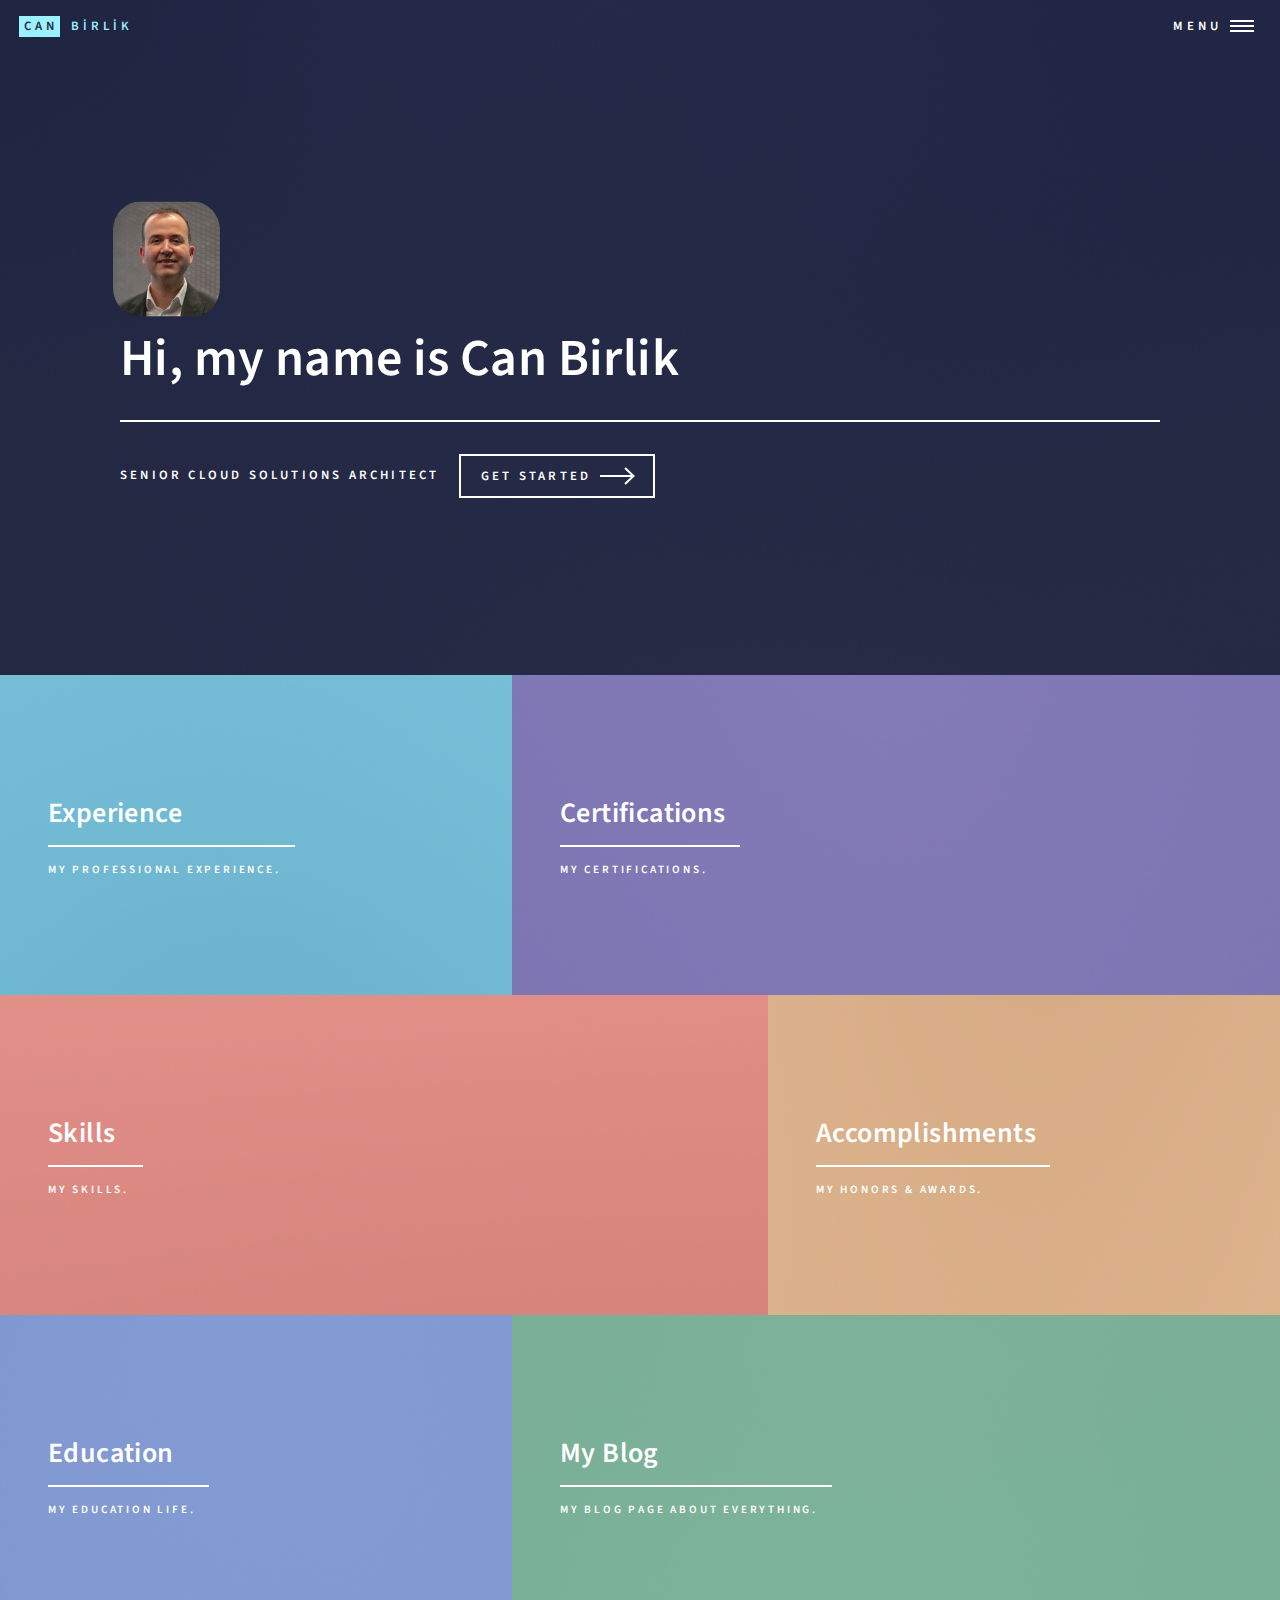
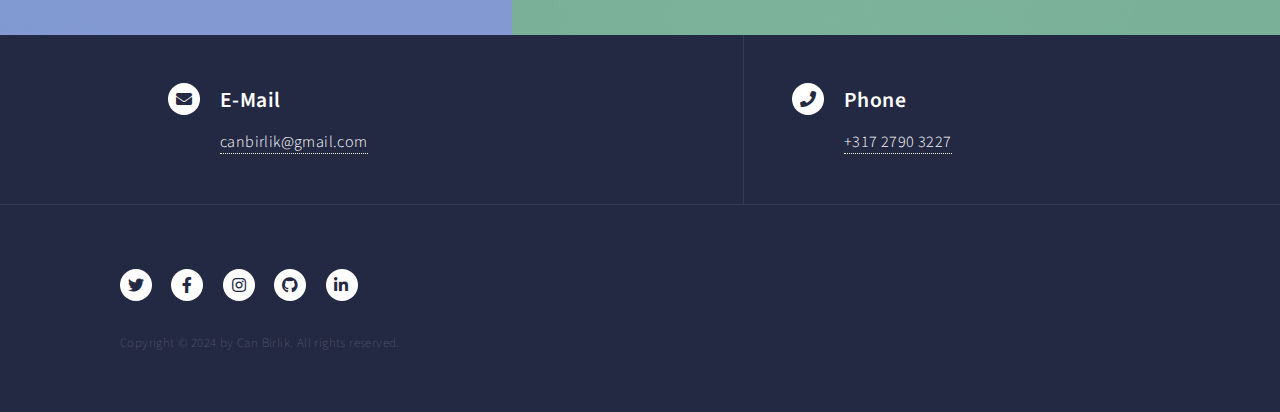
<file: index.html>
<!DOCTYPE HTML>

<html>
	<head>
		<title>Can Birlik</title>
		<meta name="description" content="This is the Personal Web Page of Can Birlik.">
		<meta charset="utf-8" />
		<meta name="viewport" content="width=device-width, initial-scale=1, user-scalable=no" />
		<link rel="stylesheet" href="assets/css/main.css" />
		<noscript><link rel="stylesheet" href="assets/css/noscript.css" /></noscript>
		<link rel="apple-touch-icon" sizes="180x180" href="assets/icons/apple-touch-icon.png">
		<link rel="icon" type="image/png" sizes="32x32" href="assets/icons/favicon-32x32.png">
		<link rel="icon" type="image/png" sizes="16x16" href="assets/icons/favicon-16x16.png">
		<link rel="manifest" href="assets/icons/site.webmanifest">
		<link rel="mask-icon" href="assets/icons/safari-pinned-tab.svg" color="#5bbad5">
		<link rel="shortcut icon" href="assets/icons/favicon.ico">
		<meta name="msapplication-TileColor" content="#da532c">
		<meta name="msapplication-config" content="assets/icons/browserconfig.xml">
		<meta name="theme-color" content="#ffffff">
	</head>
	<body class="is-preload">

		<!-- Wrapper -->
			<div id="wrapper">

				<!-- Header -->
					<header id="header" class="alt">
						<a href="index.html" class="logo"><strong>CAN</strong> <span>BİRLİK</span></a>
						<nav>
							<a href="#menu">Menu</a>
						</nav>
					</header>

				<!-- Menu -->
					<nav id="menu">
						<ul class="links">
							<li><a href="index.html">Home</a></li>
							<li><a href="experience.html">Experience</a></li>
							<li><a href="certifications.html">Certifications</a></li>
							<li><a href="skills.html">Skills</a></li>
							<li><a href="accomplishments.html">Accomplishments</a></li>
							<li><a href="education.html">Education</a></li>
							<li><a href="blog.html">My Blog</a></li>
						</ul>
					</nav>

				<!-- Banner -->
					<section id="banner" class="major">
						<div class="inner">
							<img src="images/cb2.jpg" alt="Can Birlik Photo" class="cbimage"/>
							<header class="major">
								<h1>Hi, my name is Can Birlik</h1>
							</header>
							<div class="content">
								<p>Senior Cloud Solutions Architect<br />
								</p>
								<ul class="actions">
									<li><a href="#one" class="button next scrolly">Get Started</a></li>
								</ul>
							</div>
						</div>
					</section>

				<!-- Main -->
					<div id="main">

						<!-- One -->
							<section id="one" class="tiles">
								<article>
									<span class="image">
										<img src="images/pic01.jpg" alt="" />
									</span>
									<header class="major">
										<h3><a href="experience.html" class="link">Experience</a></h3>
										<p>My Professional Experience.</p>
									</header>
								</article>
								<article>
									<span class="image">
										<img src="images/pic02.jpg" alt="" />
									</span>
									<header class="major">
										<h3><a href="certifications.html" class="link">Certifications</a></h3>
										<p>My Certifications.</p>
									</header>
								</article>
								<article>
									<span class="image">
										<img src="images/pic03.jpg" alt="" />
									</span>
									<header class="major">
										<h3><a href="skills.html" class="link">Skills</a></h3>
										<p>My Skills.</p>
									</header>
								</article>
								<article>
									<span class="image">
										<img src="images/pic04.jpg" alt="" />
									</span>
									<header class="major">
										<h3><a href="accomplishments.html" class="link">Accomplishments</a></h3>
										<p>My Honors & Awards.</p>
									</header>
								</article>
								<article>
									<span class="image">
										<img src="images/pic05.jpg" alt="" />
									</span>
									<header class="major">
										<h3><a href="education.html" class="link">Education</a></h3>
										<p>My Education Life.</p>
									</header>
								</article>
								<article>
									<span class="image">
										<img src="images/pic06.jpg" alt="" />
									</span>
									<header class="major">
										<h3><a href="blog.html" class="link">My Blog</a></h3>
										<p>My Blog Page about everything.</p>
									</header>
								</article>
							</section>

					</div>

				<!-- Contact -->
					<section id="contact">
						<div class="inner">
							<section class="split">
								<section>
									<div class="contact-method">
										<span class="icon solid alt fa-envelope"></span>
										<h3>E-Mail</h3>
										<a href="mailto: canbirlik@gmail.com">canbirlik@gmail.com</a>
									</div>
								</section>
							</section>
							<section class="split">
								<section>
									<div class="contact-method">
										<span class="icon solid alt fa-phone"></span>
										<h3>Phone</h3>
										<a href="tel: +31727903227">+317 2790 3227</a>
									</div>
								</section>
							</section>
						</div>
					</section>

				<!-- Footer -->
					<footer id="footer">
						<div class="inner">
							<ul class="icons contact_icons">
								<li><a href="https://twitter.com/canbrlk" class="icon brands alt fa-twitter"><span class="label">Twitter</span></a></li>
								<li><a href="https://www.facebook.com/canbirlik" class="icon brands alt fa-facebook-f"><span class="label">Facebook</span></a></li>
								<li><a href="https://www.instagram.com/canbirlik/" class="icon brands alt fa-instagram"><span class="label">Instagram</span></a></li>
								<li><a href="https://github.com/Canbirlik" class="icon brands alt fa-github"><span class="label">GitHub</span></a></li>
								<li><a href="https://www.linkedin.com/in/canbirlik/" class="icon brands alt fa-linkedin-in"><span class="label">LinkedIn</span></a></li>
							</ul>
							<ul class="copyright contact-copyright">
								<li>Copyright &copy; 2024 by Can Birlik. All rights reserved.</li>
							</ul>
						</div>
					</footer>

			</div>

		<!-- Scripts -->
			<script src="assets/js/jquery.min.js"></script>
			<script src="assets/js/jquery.scrolly.min.js"></script>
			<script src="assets/js/jquery.scrollex.min.js"></script>
			<script src="assets/js/browser.min.js"></script>
			<script src="assets/js/breakpoints.min.js"></script>
			<script src="assets/js/util.js"></script>
			<script src="assets/js/main.js"></script>

	</body>
</html>
</file>
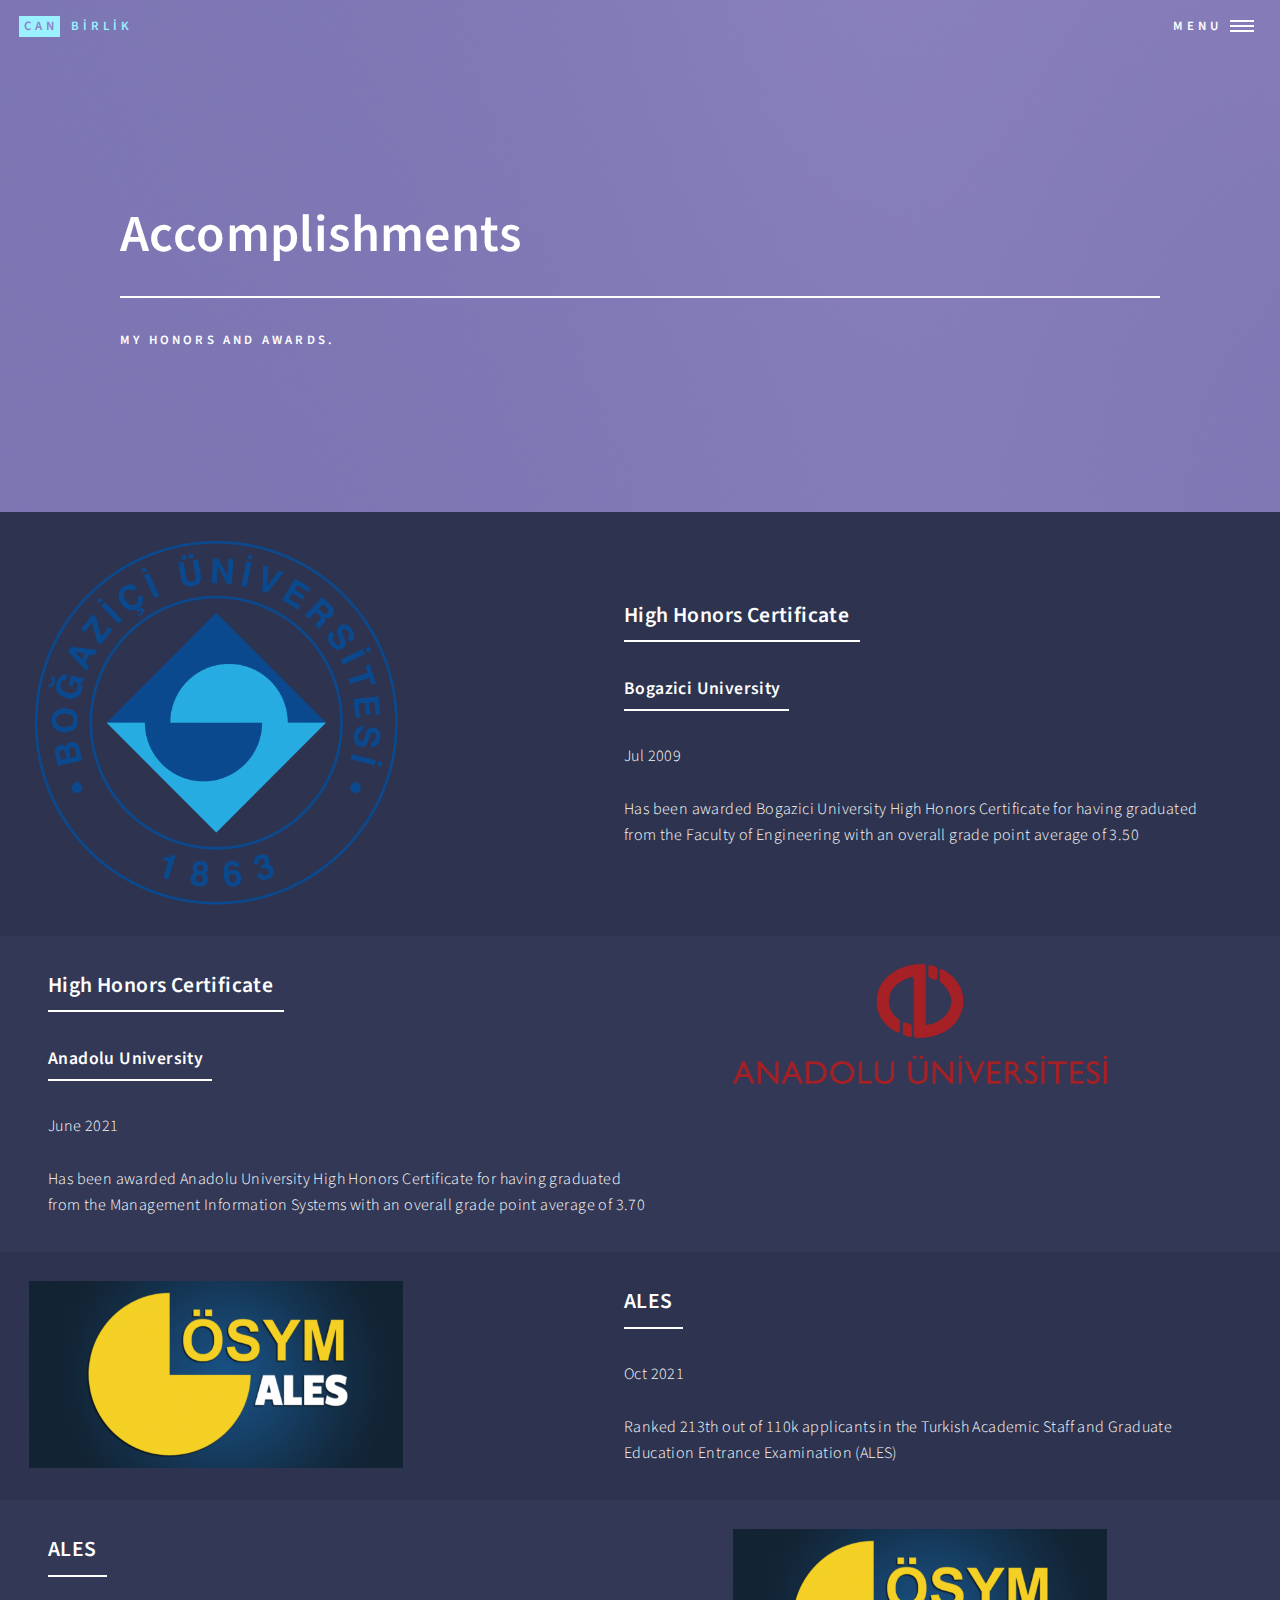
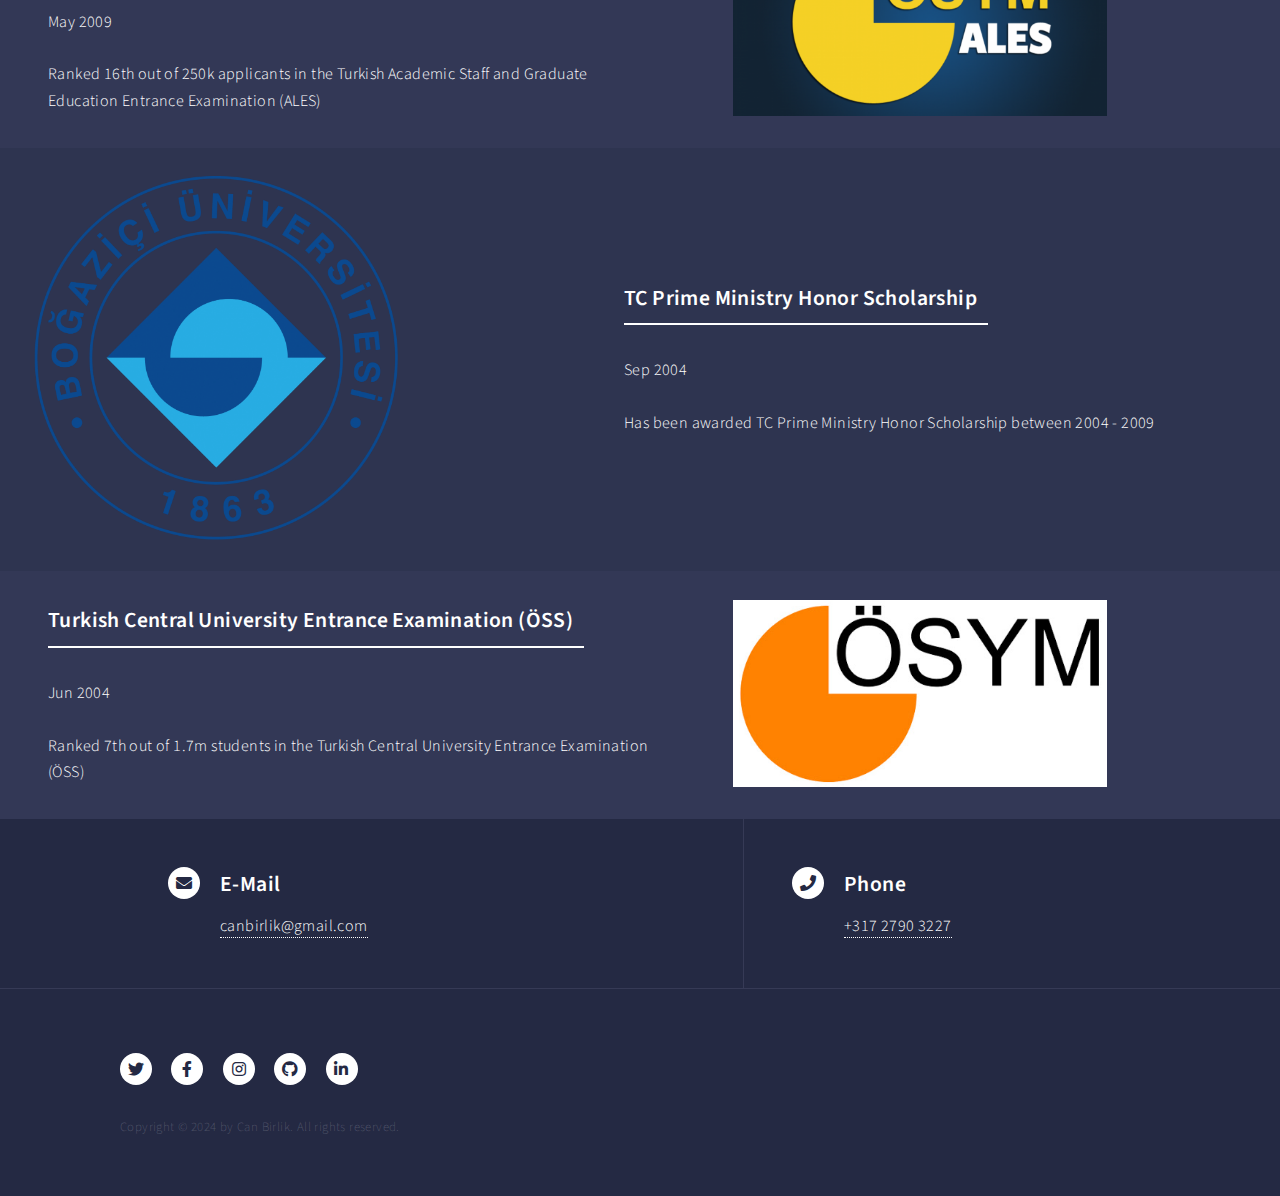
<file: accomplishments.html>
<!DOCTYPE HTML>

<html>
	<head>
		<title>My Accomplishments - Can Birlik</title>
		<meta name="description" content="This is the Accomplishments Web Page of Can Birlik.">
		<meta charset="utf-8" />
		<meta name="viewport" content="width=device-width, initial-scale=1, user-scalable=no" />
		<link rel="stylesheet" href="assets/css/main.css" />
		<noscript><link rel="stylesheet" href="assets/css/noscript.css" /></noscript>
		<link rel="apple-touch-icon" sizes="180x180" href="assets/icons/apple-touch-icon.png">
		<link rel="icon" type="image/png" sizes="32x32" href="assets/icons/favicon-32x32.png">
		<link rel="icon" type="image/png" sizes="16x16" href="assets/icons/favicon-16x16.png">
		<link rel="manifest" href="assets/icons/site.webmanifest">
		<link rel="mask-icon" href="assets/icons/safari-pinned-tab.svg" color="#5bbad5">
		<link rel="shortcut icon" href="assets/icons/favicon.ico">
		<meta name="msapplication-TileColor" content="#da532c">
		<meta name="msapplication-config" content="assets/icons/browserconfig.xml">
		<meta name="theme-color" content="#ffffff">
	</head>
	<body class="is-preload">

		<!-- Wrapper -->
			<div id="wrapper">

				<!-- Header -->
				<!-- Note: The "styleN" class below should match that of the banner element. -->
					<header id="header" class="alt style2">
						<a href="index.html" class="logo"><strong>CAN</strong> <span>BİRLİK</span></a>
						<nav>
							<a href="#menu">Menu</a>
						</nav>
					</header>

				<!-- Menu -->
					<nav id="menu">
						<ul class="links">
							<li><a href="index.html">Home</a></li>
							<li><a href="experience.html">Experience</a></li>
							<li><a href="certifications.html">Certifications</a></li>
							<li><a href="skills.html">Skills</a></li>
							<li><a href="accomplishments.html">Accomplishments</a></li>
							<li><a href="education.html">Education</a></li>
							<li><a href="blog.html">My Blog</a></li>
						</ul>
					</nav>

				<!-- Banner -->
				<!-- Note: The "styleN" class below should match that of the header element. -->
					<section id="banner" class="style2">
						<div class="inner">
							<span class="image">
								<img src="images/pic07.jpg" alt="" />
							</span>
							<header class="major">
								<h1>Accomplishments</h1>
							</header>
							<div class="content">
								<p>My Honors and Awards.</p>
							</div>
						</div>
					</section>

				<!-- Main -->
					<div id="main">

						<!-- Two -->
							<section id="two" class="spotlights">
								<section>
									<a href="#" class="image">
										<img src="images/boun_logo.png" alt="Bogazici University Logo" class="educationlogo" data-position="center center" />
									</a>
									<div class="content">
										<div class="inner">
											<header class="major">
												<h3>High Honors Certificate</h3>
											</header>
											<header class="major">
												<h4>Bogazici University</h4>
											</header>
											<p>Jul 2009<br><br>
											Has been awarded Bogazici University High Honors Certificate for having graduated from the Faculty of Engineering with an overall grade point average of 3.50</p>
										</div>
									</div>
								</section>
								<section>
									<a href="#" class="image">
										<img src="images/aof_logo.png" alt="Anadolu University Logo" class="educationlogo" data-position="center center" />
									</a>
									<div class="content">
										<div class="inner">
											<header class="major">
												<h3>High Honors Certificate</h3>
											</header>
											<header class="major">
												<h4>Anadolu University</h4>
											</header>
											<p>June 2021<br><br>
											Has been awarded Anadolu University High Honors Certificate for having graduated from the Management Information Systems with an overall grade point average of 3.70</p>
										</div>
									</div>
								</section>
								<section>
									<a href="#" class="image">
										<img src="images/ales.png" alt="OSYM and ALES Logo" class="educationlogo" data-position="top center" />
									</a>
									<div class="content">
										<div class="inner">
											<header class="major">
												<h3>ALES</h3>
											</header>
											<p>Oct 2021<br><br>
											Ranked 213th out of 110k applicants in the Turkish Academic Staff and Graduate Education Entrance Examination (ALES)</p>
										</div>
									</div>
								</section>
								<section>
									<a href="#" class="image">
										<img src="images/ales.png" alt="OSYM and ALES Logo" class="educationlogo" data-position="top center" />
									</a>
									<div class="content">
										<div class="inner">
											<header class="major">
												<h3>ALES</h3>
											</header>
											<p>May 2009<br><br>
											Ranked 16th out of 250k applicants in the Turkish Academic Staff and Graduate Education Entrance Examination (ALES)</p>
										</div>
									</div>
								</section>
								<section>
									<a href="#" class="image">
										<img src="images/boun_logo.png" alt="Bogazici University Logo" class="educationlogo"  data-position="25% 25%" />
									</a>
									<div class="content">
										<div class="inner">
											<header class="major">
												<h3>TC Prime Ministry Honor Scholarship</h3>
											</header>
											<p>Sep 2004<br><br>
											Has been awarded TC Prime Ministry Honor Scholarship between 2004 - 2009</p>
										</div>
									</div>
								</section>
								<section>
									<a href="#" class="image">
										<img src="images/osym.jpg" alt="OSYM Logo" class="educationlogo" data-position="top center" />
									</a>
									<div class="content">
										<div class="inner">
											<header class="major">
												<h3>Turkish Central University Entrance Examination (ÖSS)</h3>
											</header>
											<p>Jun 2004<br><br>
											Ranked 7th out of 1.7m students in the Turkish Central University Entrance Examination (ÖSS)</p>
										</div>
									</div>
								</section>
							</section>


					</div>

				<!-- Contact -->
					<section id="contact">
						<div class="inner">
							<section class="split">
								<section>
									<div class="contact-method">
										<span class="icon solid alt fa-envelope"></span>
										<h3>E-Mail</h3>
										<a href="mailto: canbirlik@gmail.com">canbirlik@gmail.com</a>
									</div>
								</section>
							</section>
							<section class="split">
								<section>
									<div class="contact-method">
										<span class="icon solid alt fa-phone"></span>
										<h3>Phone</h3>
										<a href="tel: +31727903227">+317 2790 3227</a>
									</div>
								</section>
							</section>
						</div>
					</section>

				<!-- Footer -->
					<footer id="footer">
						<div class="inner">
							<ul class="icons contact_icons">
								<li><a href="https://twitter.com/canbrlk" class="icon brands alt fa-twitter"><span class="label">Twitter</span></a></li>
								<li><a href="https://www.facebook.com/canbirlik" class="icon brands alt fa-facebook-f"><span class="label">Facebook</span></a></li>
								<li><a href="https://www.instagram.com/canbirlik/" class="icon brands alt fa-instagram"><span class="label">Instagram</span></a></li>
								<li><a href="https://github.com/Canbirlik" class="icon brands alt fa-github"><span class="label">GitHub</span></a></li>
								<li><a href="https://www.linkedin.com/in/canbirlik/" class="icon brands alt fa-linkedin-in"><span class="label">LinkedIn</span></a></li>
							</ul>
							<ul class="copyright contact-copyright">
								<li>Copyright &copy; 2024 by Can Birlik. All rights reserved.</li>
							</ul>
						</div>
					</footer>

			</div>

		<!-- Scripts -->
			<script src="assets/js/jquery.min.js"></script>
			<script src="assets/js/jquery.scrolly.min.js"></script>
			<script src="assets/js/jquery.scrollex.min.js"></script>
			<script src="assets/js/browser.min.js"></script>
			<script src="assets/js/breakpoints.min.js"></script>
			<script src="assets/js/util.js"></script>
			<script src="assets/js/main.js"></script>

	</body>
</html>
</file>
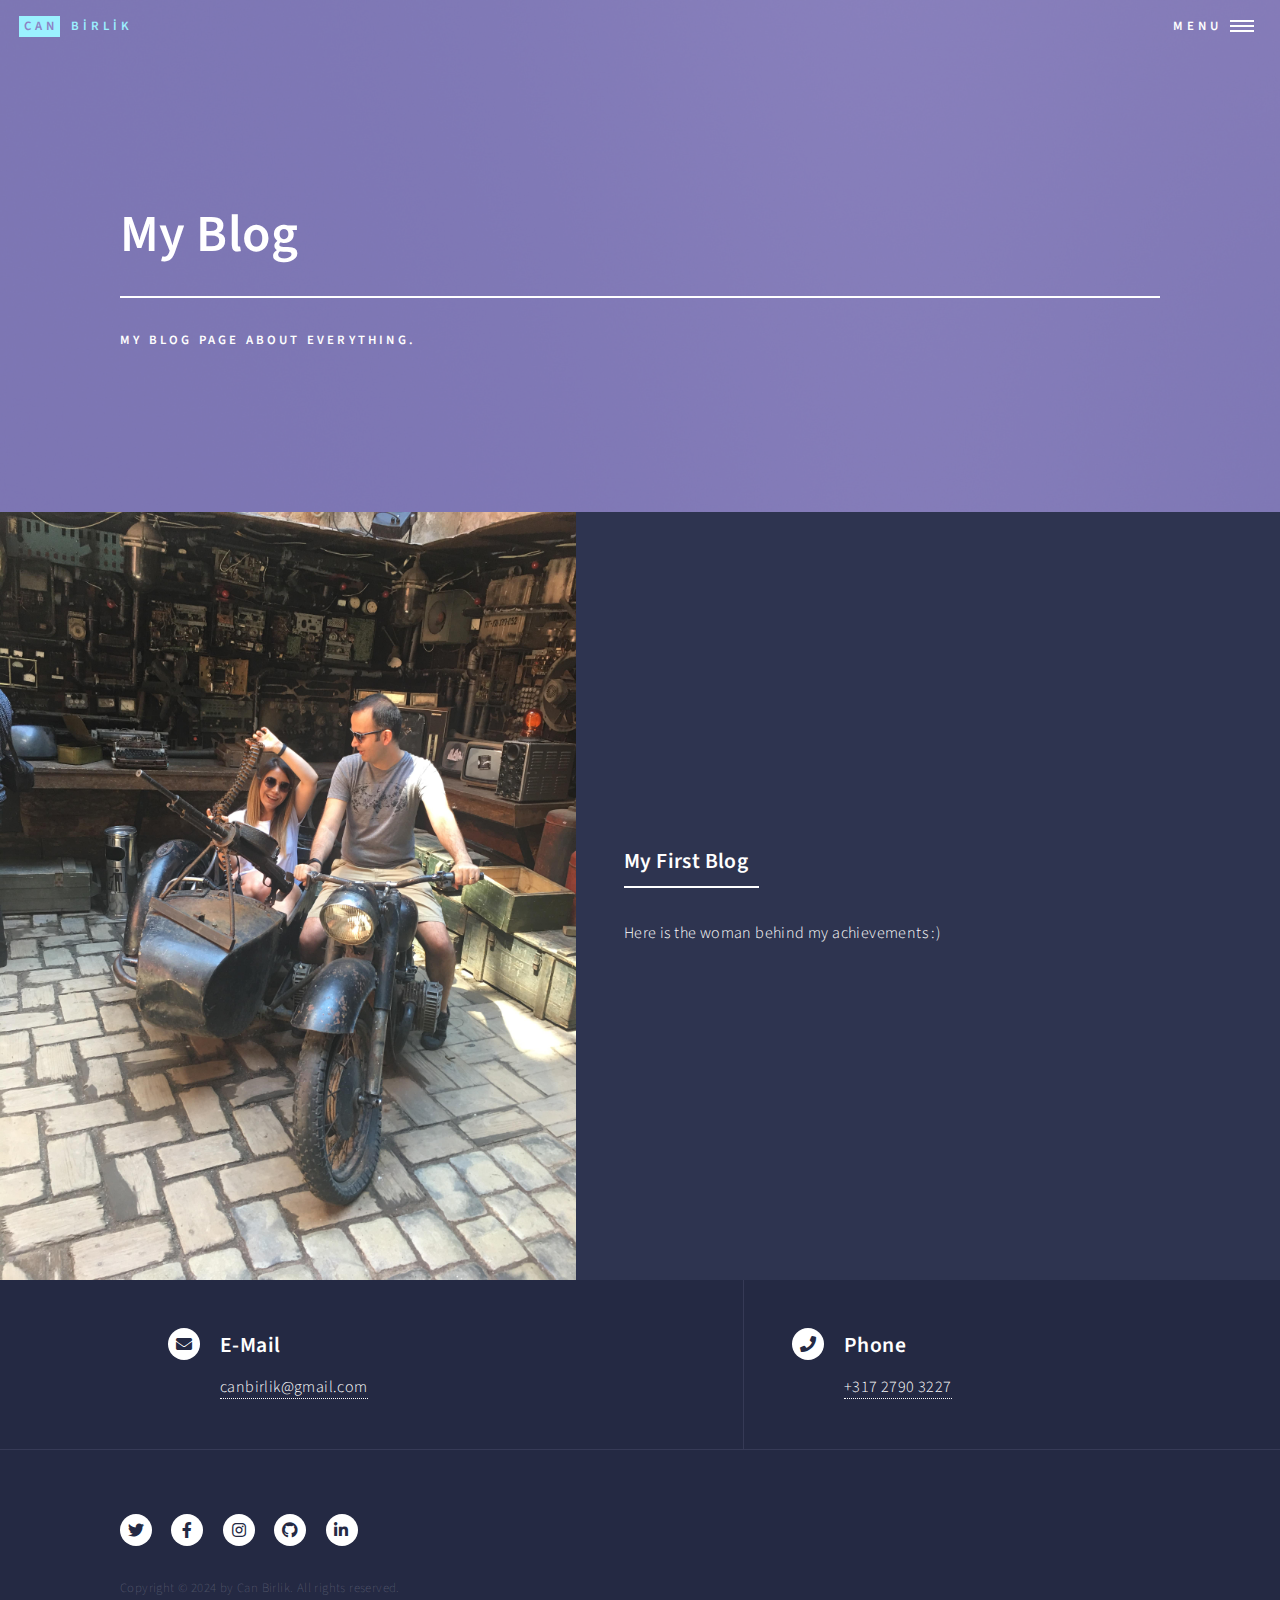
<file: blog.html>
<!DOCTYPE HTML>

<html>
	<head>
		<title>My Blog - Can Birlik</title>
		<meta name="description" content="This is the Blog Page of Can Birlik.">
		<meta charset="utf-8" />
		<meta name="viewport" content="width=device-width, initial-scale=1, user-scalable=no" />
		<link rel="stylesheet" href="assets/css/main.css" />
		<noscript><link rel="stylesheet" href="assets/css/noscript.css" /></noscript>
		<link rel="apple-touch-icon" sizes="180x180" href="assets/icons/apple-touch-icon.png">
		<link rel="icon" type="image/png" sizes="32x32" href="assets/icons/favicon-32x32.png">
		<link rel="icon" type="image/png" sizes="16x16" href="assets/icons/favicon-16x16.png">
		<link rel="manifest" href="assets/icons/site.webmanifest">
		<link rel="mask-icon" href="assets/icons/safari-pinned-tab.svg" color="#5bbad5">
		<link rel="shortcut icon" href="assets/icons/favicon.ico">
		<meta name="msapplication-TileColor" content="#da532c">
		<meta name="msapplication-config" content="assets/icons/browserconfig.xml">
		<meta name="theme-color" content="#ffffff">
	</head>
	<body class="is-preload">

		<!-- Wrapper -->
			<div id="wrapper">

				<!-- Header -->
				<!-- Note: The "styleN" class below should match that of the banner element. -->
					<header id="header" class="alt style2">
						<a href="index.html" class="logo"><strong>CAN</strong> <span>BİRLİK</span></a>
						<nav>
							<a href="#menu">Menu</a>
						</nav>
					</header>

				<!-- Menu -->
					<nav id="menu">
						<ul class="links">
							<li><a href="index.html">Home</a></li>
							<li><a href="experience.html">Experience</a></li>
							<li><a href="certifications.html">Certifications</a></li>
							<li><a href="skills.html">Skills</a></li>
							<li><a href="accomplishments.html">Accomplishments</a></li>
							<li><a href="education.html">Education</a></li>
							<li><a href="blog.html">My Blog</a></li>
						</ul>
					</nav>

				<!-- Banner -->
				<!-- Note: The "styleN" class below should match that of the header element. -->
					<section id="banner" class="style2">
						<div class="inner">
							<span class="image">
								<img src="images/pic07.jpg" alt="" />
							</span>
							<header class="major">
								<h1>My Blog</h1>
							</header>
							<div class="content">
								<p>My Blog Page about Everything.</p>
							</div>
						</div>
					</section>

				<!-- Main -->
					<div id="main">

						<!-- One -->
						<!--	<section id="one">
								<div class="inner">
									<header class="major">
										<h2>Can Birlik</h2>
									</header>
									<p>Experienced Senior Solution Manager with a demonstrated history of working in the Information Technology and Managed Services Industry. Skilled in Sales, Pre-Sales, and Solution Architect roles.<br>
									Having a wide range of experience and knowledge of various technologies like Hybrid/Private/Public Cloud Architectures (AWS, Azure, IBM, HPE), Data Center, Network, Security & Managed Services. </p>
								</div>
							</section>
						-->
						<!-- Two -->
							<section id="one" class="spotlights">
								<section>
									<a href="generic.html" class="image">
										<img src="images/cz-couple.JPG" alt="Can&Züleyha Birlik" data-position="center center" />
									</a>
									<div class="content">
										<div class="inner">
											<header class="major">
												<h3>My First Blog</h3>
											</header>
											<p>Here is the woman behind my achievements :) </p>
										</div>
									</div>
								</section>
							</section>

					</div>

				<!-- Contact -->
					<section id="contact">
						<div class="inner">
							<section class="split">
								<section>
									<div class="contact-method">
										<span class="icon solid alt fa-envelope"></span>
										<h3>E-Mail</h3>
										<a href="mailto: canbirlik@gmail.com">canbirlik@gmail.com</a>
									</div>
								</section>
							</section>
							<section class="split">
								<section>
									<div class="contact-method">
										<span class="icon solid alt fa-phone"></span>
										<h3>Phone</h3>
										<a href="tel: +31727903227">+317 2790 3227</a>
									</div>
								</section>
							</section>
						</div>
					</section>

				<!-- Footer -->
					<footer id="footer">
						<div class="inner">
							<ul class="icons contact_icons">
								<li><a href="https://twitter.com/canbrlk" class="icon brands alt fa-twitter"><span class="label">Twitter</span></a></li>
								<li><a href="https://www.facebook.com/canbirlik" class="icon brands alt fa-facebook-f"><span class="label">Facebook</span></a></li>
								<li><a href="https://www.instagram.com/canbirlik/" class="icon brands alt fa-instagram"><span class="label">Instagram</span></a></li>
								<li><a href="https://github.com/Canbirlik" class="icon brands alt fa-github"><span class="label">GitHub</span></a></li>
								<li><a href="https://www.linkedin.com/in/canbirlik/" class="icon brands alt fa-linkedin-in"><span class="label">LinkedIn</span></a></li>
							</ul>
							<ul class="copyright contact-copyright">
								<li>Copyright &copy; 2024 by Can Birlik. All rights reserved.</li>
							</ul>
						</div>
					</footer>

			</div>

		<!-- Scripts -->
			<script src="assets/js/jquery.min.js"></script>
			<script src="assets/js/jquery.scrolly.min.js"></script>
			<script src="assets/js/jquery.scrollex.min.js"></script>
			<script src="assets/js/browser.min.js"></script>
			<script src="assets/js/breakpoints.min.js"></script>
			<script src="assets/js/util.js"></script>
			<script src="assets/js/main.js"></script>

	</body>
</html>
</file>
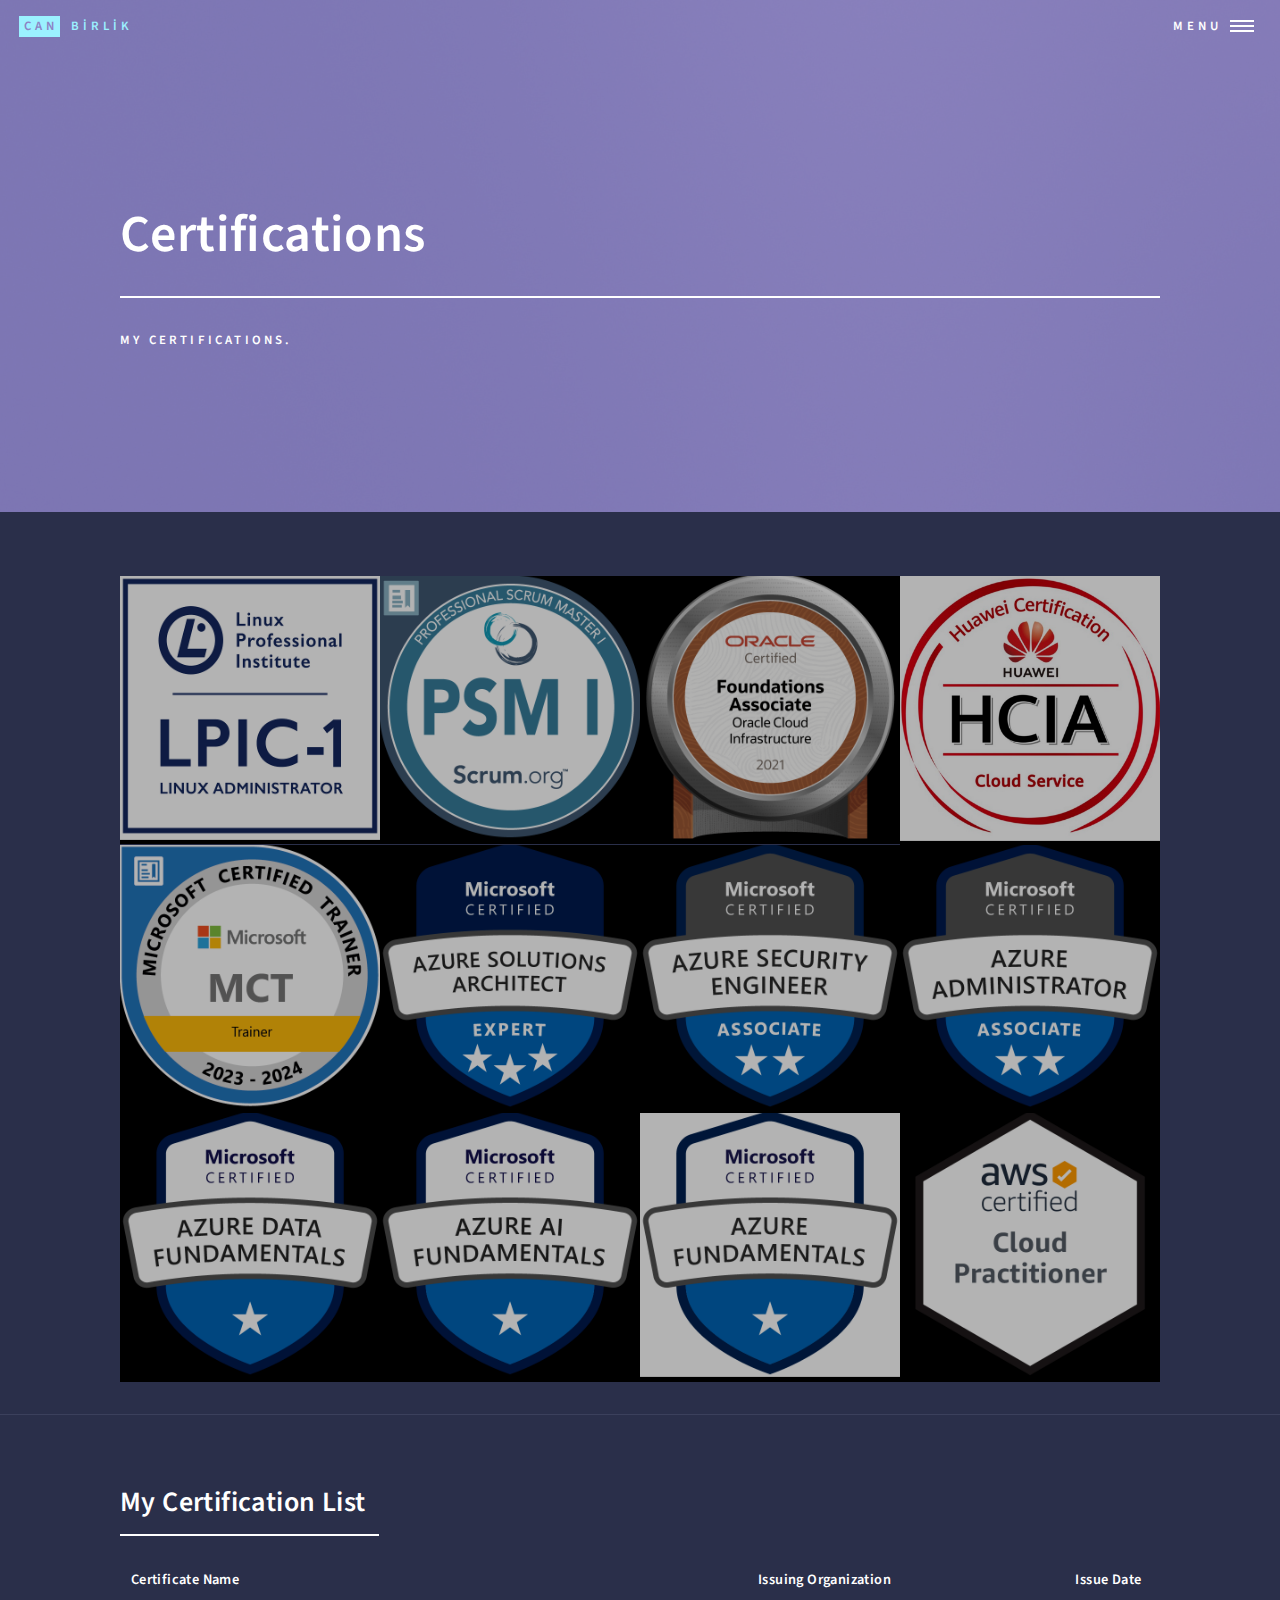
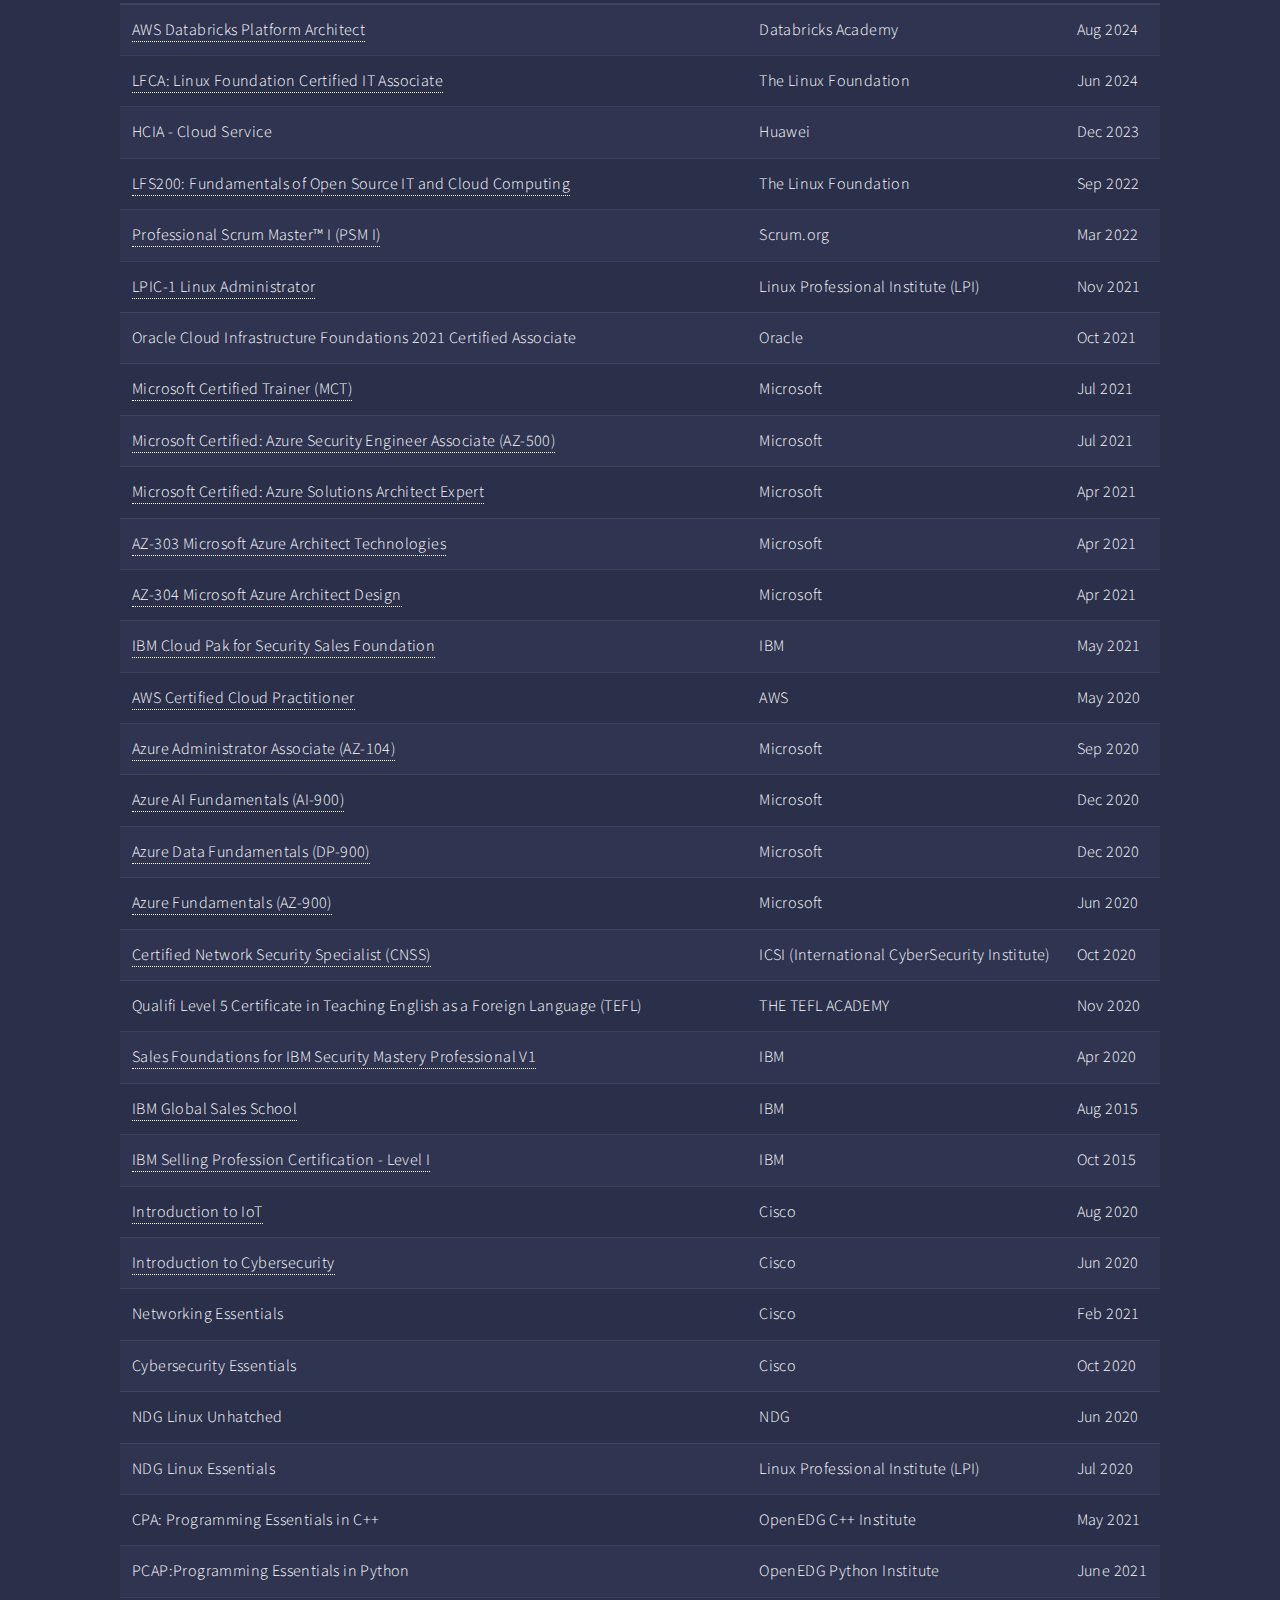
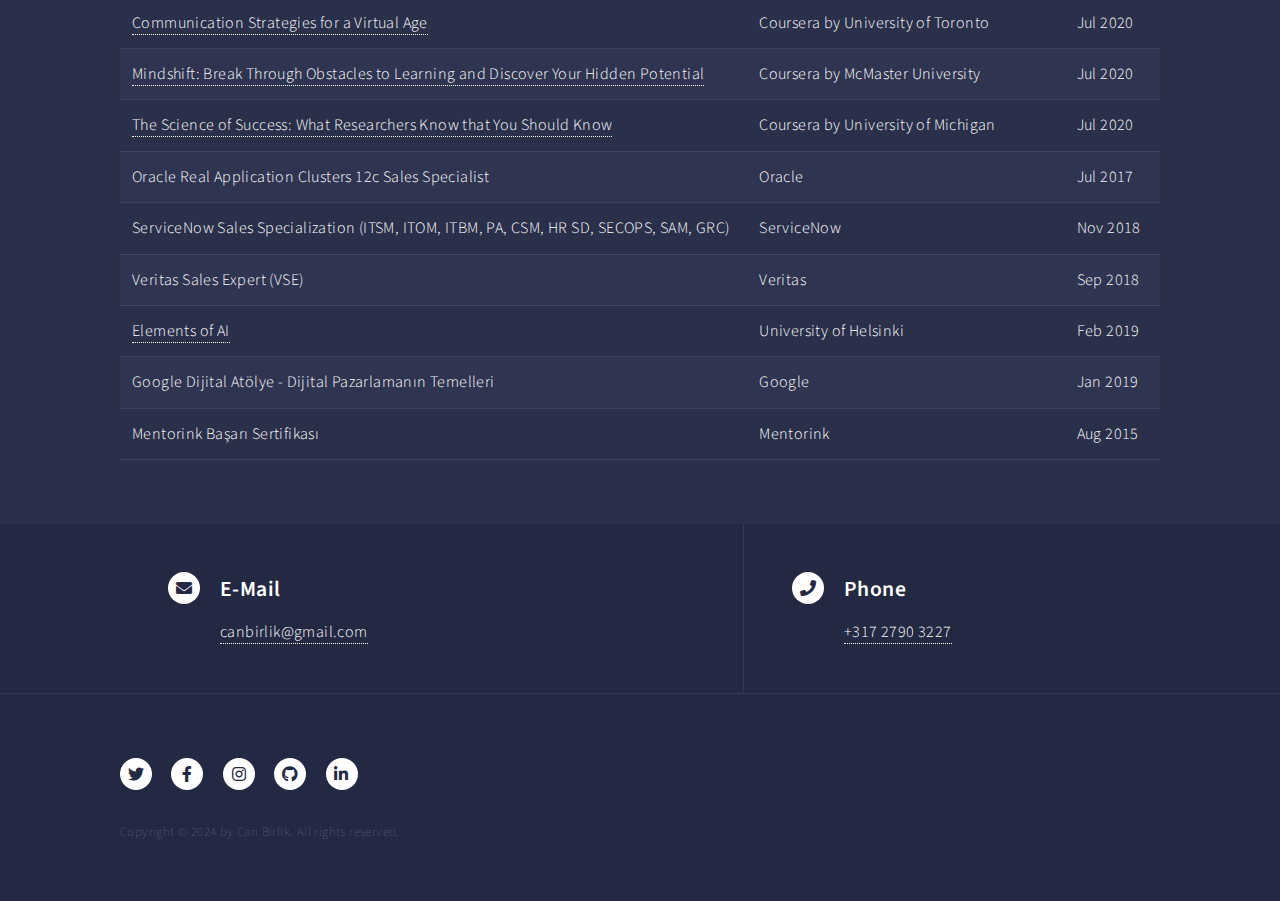
<file: certifications.html>
<!DOCTYPE HTML>

<html>
	<head>
		<title>My Certifications - Can Birlik</title>
		<meta name="description" content="This is the Blog Page of Can Birlik.">
		<meta charset="utf-8" />
		<meta name="viewport" content="width=device-width, initial-scale=1, user-scalable=no" />
		<link rel="stylesheet" href="assets/css/main.css" />
		<noscript><link rel="stylesheet" href="assets/css/noscript.css" /></noscript>
		<link rel="apple-touch-icon" sizes="180x180" href="assets/icons/apple-touch-icon.png">
		<link rel="icon" type="image/png" sizes="32x32" href="assets/icons/favicon-32x32.png">
		<link rel="icon" type="image/png" sizes="16x16" href="assets/icons/favicon-16x16.png">
		<link rel="manifest" href="assets/icons/site.webmanifest">
		<link rel="mask-icon" href="assets/icons/safari-pinned-tab.svg" color="#5bbad5">
		<link rel="shortcut icon" href="assets/icons/favicon.ico">
		<meta name="msapplication-TileColor" content="#da532c">
		<meta name="msapplication-config" content="assets/icons/browserconfig.xml">
		<meta name="theme-color" content="#ffffff">
	</head>
	<body class="is-preload">

		<!-- Wrapper -->
			<div id="wrapper">

				<!-- Header -->
				<!-- Note: The "styleN" class below should match that of the banner element. -->
					<header id="header" class="alt style2">
						<a href="index.html" class="logo"><strong>CAN</strong> <span>BİRLİK</span></a>
						<nav>
							<a href="#menu">Menu</a>
						</nav>
					</header>

				<!-- Menu -->
					<nav id="menu">
						<ul class="links">
							<li><a href="index.html">Home</a></li>
							<li><a href="experience.html">Experience</a></li>
							<li><a href="certifications.html">Certifications</a></li>
							<li><a href="skills.html">Skills</a></li>
							<li><a href="accomplishments.html">Accomplishments</a></li>
							<li><a href="education.html">Education</a></li>
							<li><a href="blog.html">My Blog</a></li>
						</ul>
					</nav>

				<!-- Banner -->
				<!-- Note: The "styleN" class below should match that of the header element. -->
					<section id="banner" class="style2">
						<div class="inner">
							<span class="image">
								<img src="images/pic07.jpg" alt="" />
							</span>
							<header class="major">
								<h1>Certifications</h1>
							</header>
							<div class="content">
								<p>My Certifications.</p>
							</div>
						</div>
					</section>

				<!-- Main -->
					<div id="main">

						<!-- One -->
							<section id="one">
								<div class="inner">
											<ul class="cloud-photos clearfix">
											<li>
												<figure class="cloudy">
													<img src="images/LPIC-1.png" alt="Cloud Photo 1">
												</figure>
											</li>
											<li>
												<figure class="cloudy">
													<img src="images/PSM-1.png" alt="Cloud Photo 2">
												</figure>
											</li>
											<li>
												<figure class="cloudy">
													<img src="images/OCI1.jpg" alt="Cloud Photo 3">
												</figure>
											</li>
											<li>
												<figure class="cloudy">
													<img src="images/HCIA-Cloud-Service.jpg" alt="Cloud Photo 4">
												</figure>
											</li>		
										</ul>
										<ul class="cloud-photos clearfix">
											<li>
												<figure class="cloudy">
													<img src="images/MCT-Microsoft_Certified_Trainer-600x600.png" alt="Cloud Photo 5">
												</figure>
											</li>
											<li>
												<figure class="cloudy">
													<img src="images/azure-solutions-architect-expert-600x600.png" alt="Cloud Photo 6">
												</figure>
											</li>
											<li>
												<figure class="cloudy">
													<img src="images/azure-security-engineer-associate600x600.png" alt="Cloud Photo 7">
												</figure>
											</li>
											<li>
												<figure class="cloudy">
													<img src="images/azure-administrator-associate-600x600.png" alt="Cloud Photo 8">
												</figure>
											</li>		
										</ul>
										<ul class="cloud-photos clearfix">
											<li>
												<figure class="cloudy">
													<img src="images/azure-data-fundamentals-600x600.png" alt="Cloud Photo 9">
												</figure>
											</li>
											<li>
												<figure class="cloudy">
													<img src="images/azure-ai-fundamentals-600x600.png" alt="Cloud Photo 10">
												</figure>
											</li>
											<li>
												<figure class="cloudy">
													<img src="images/azure-fundamentals-600x600.png" alt="Cloud Photo 11">
												</figure>
											</li>
											<li>
												<figure class="cloudy">
													<img src="images/AWS-CloudPractitioner-2020.png" alt="Cloud Photo 12">
												</figure>
											</li>		
										</ul>	
								</div>
							</section>

							<section id="one">
								<div class="inner">
							<!-- Table -->
									<header class="major">
										<h2>My Certification List</h2>
									</header>
									<div class="table-wrapper">
										<table>
											<thead>
												<tr>
													<th>Certificate Name</th>
													<th>Issuing Organization</th>
													<th>Issue Date</th>
												</tr>
											</thead>
											<tbody>
												<tr>
													<td><a href="https://credentials.databricks.com/7d038709-b2f3-4076-b56d-0cf7163c6bc4" target="_blank">AWS Databricks Platform Architect</a></td>
													<td>Databricks Academy</td>
													<td>Aug 2024</td>
												</tr>
												<tr>
													<td><a href="https://www.credly.com/badges/2ad396f8-529e-475a-99cc-5089706bd90c" target="_blank">LFCA: Linux Foundation Certified IT Associate</a></td>
													<td>The Linux Foundation</td>
													<td>Jun 2024</td>
												</tr>
												<tr>
													<td>HCIA - Cloud Service</td>
													<td>Huawei</td>
													<td>Dec 2023</td>
												</tr>
												<tr>
													<td><a href="https://www.credly.com/badges/308469fa-4793-403c-8c4f-e429c8e76ca3" target="_blank">LFS200: Fundamentals of Open Source IT and Cloud Computing</a></td>
													<td>The Linux Foundation</td>
													<td>Sep 2022</td>
												</tr>
												<tr>
													<td><a href="https://www.credly.com/badges/21e311e8-9fc0-41da-b908-b79ea2056269" target="_blank">Professional Scrum Master™ I (PSM I)</a></td>
													<td>Scrum.org</td>
													<td>Mar 2022</td>
												</tr>
												<tr>
													<td><a href="https://www.lpi.org/v/LPI000497802/rl4mdn4vz3" target="_blank">LPIC-1 Linux Administrator</a></td>
													<td>Linux Professional Institute (LPI)</td>
													<td>Nov 2021</td>
												</tr>
												<tr>
													<td>Oracle Cloud Infrastructure Foundations 2021 Certified Associate</td>
													<td>Oracle</td>
													<td>Oct 2021</td>
												</tr>
											
												<tr>
													<td><a href="https://www.credly.com/badges/12a88da2-b533-4941-8bd0-93bff7d4e933" target="_blank">Microsoft Certified Trainer (MCT)</a></td>
													<td>Microsoft</td>
													<td>Jul 2021</td>
												</tr>
												<tr>
													<td><a href="https://www.credly.com/badges/44b28519-2765-4b04-b9bb-d75c41851f5d" target="_blank">Microsoft Certified: Azure Security Engineer Associate (AZ-500)</a></td>
													<td>Microsoft</td>
													<td>Jul 2021</td>
												</tr>
												<tr>
													<td><a href="https://www.credly.com/earner/earned/badge/8fc56ae9-b8d1-4a8e-b7f7-28a2d5dbe78c" target="_blank">Microsoft Certified: Azure Solutions Architect Expert</a></td>
													<td>Microsoft</td>
													<td>Apr 2021</td>
												</tr>
												<tr>
													<td><a href="https://www.credly.com/earner/earned/badge/66861773-efd9-4cf0-8901-561a98d726d2" target="_blank">AZ-303 Microsoft Azure Architect Technologies</a></td>
													<td>Microsoft</td>
													<td>Apr 2021</td>
												</tr>
												<tr>
													<td><a href="https://www.credly.com/earner/earned/badge/1347cb1e-92c5-47c8-b271-1c324e830381" target="_blank">AZ-304 Microsoft Azure Architect Design</a></td>
													<td>Microsoft</td>
													<td>Apr 2021</td>
												</tr>
												<tr>
													<td><a href="https://www.credly.com/badges/d38cc4dc-f0a9-4b12-9ed6-41bb6ceee3be" target="_blank">IBM Cloud Pak for Security Sales Foundation</a></td>
													<td>IBM</td>
													<td>May 2021</td>
												</tr>																			
												<tr>
													<td><a href="https://www.youracclaim.com/badges/5d1a1235-2623-4ef8-9060-fb96ed9fa934" target="_blank">AWS Certified Cloud Practitioner</a></td>
													<td>AWS</td>
													<td>May 2020</td>
												</tr>
												<tr>
													<td><a href="https://www.youracclaim.com/badges/14873486-c6be-4431-a3f3-123b59517b43" target="_blank">Azure Administrator Associate (AZ-104)</a></td>
													<td>Microsoft</td>
													<td>Sep 2020</td>
												</tr>											
												<tr>
													<td><a href="https://www.youracclaim.com/badges/8a62d8a8-547f-4aaf-b1cb-2c92d493c6f4" target="_blank">Azure AI Fundamentals (AI-900)</a></td>
													<td>Microsoft</td>
													<td>Dec 2020</td>
												</tr>
												<tr>
													<td><a href="https://www.youracclaim.com/badges/eb837159-500a-41f5-9746-91611a6991c5" target="_blank">Azure Data Fundamentals (DP-900)</a></td>
													<td>Microsoft</td>
													<td>Dec 2020</td>
												</tr>
												<tr>
													<td><a href="https://www.youracclaim.com/badges/513bdda0-e3e2-4577-831b-1e1791faddb1" target="_blank">Azure Fundamentals (AZ-900)</a></td>
													<td>Microsoft</td>
													<td>Jun 2020</td>
												</tr>
												<tr>
													<td><a href="https://www.icsi.co.uk/certificates/iefwzk7d3x" target="_blank">Certified Network Security Specialist (CNSS)</a></td>
													<td>ICSI (International CyberSecurity Institute)</td>
													<td>Oct 2020</td>
												</tr>
												<tr>
													<td>Qualifi Level 5 Certificate in Teaching English as a Foreign Language (TEFL)</td>
													<td>THE TEFL ACADEMY</td>
													<td>Nov 2020</td>
												</tr>											
												<tr>
													<td><a href="https://www.youracclaim.com/badges/c095b57b-3b23-4049-bb9f-4e5b09862d0c/" target="_blank">Sales Foundations for IBM Security Mastery Professional V1</a></td>
													<td>IBM</td>
													<td>Apr 2020</td>
												</tr>
												<tr>
													<td><a href="https://www.youracclaim.com/badges/28a822a4-0cd2-4f5f-a3f2-6cd0a7e23589" target="_blank">IBM Global Sales School</a></td>
													<td>IBM</td>
													<td>Aug 2015</td>
												</tr>
												<tr>
													<td><a href="https://www.youracclaim.com/badges/3b01e598-f6b0-408d-8192-49e3d894e2a6" target="_blank">IBM Selling Profession Certification - Level I</a></td>
													<td>IBM</td>
													<td>Oct 2015</td>
												</tr>
												<tr>
													<td><a href="https://www.youracclaim.com/badges/875a1808-5c8d-4d4f-aff5-e1515d395ecf" target="_blank">Introduction to IoT</a></td>
													<td>Cisco</td>
													<td>Aug 2020</td>
												</tr>
												<tr>
													<td><a href="https://www.youracclaim.com/earner/earned/badge/51f71f89-688d-4718-bd64-d2a478db5c99" target="_blank">Introduction to Cybersecurity</a></td>
													<td>Cisco</td>
													<td>Jun 2020</td>
												</tr>
												<tr>
													<td>Networking Essentials</td>
													<td>Cisco</td>
													<td>Feb 2021</td>
												</tr>												
												<tr>
													<td>Cybersecurity Essentials</td>
													<td>Cisco</td>
													<td>Oct 2020</td>
												</tr>
												<tr>
													<td>NDG Linux Unhatched</td>
													<td>NDG</td>
													<td>Jun 2020</td>
												</tr>
												<tr>
													<td>NDG Linux Essentials</td>
													<td>Linux Professional Institute (LPI)</td>
													<td>Jul 2020</td>
												</tr>
												<tr>
													<td>CPA: Programming Essentials in C++</td>
													<td>OpenEDG C++ Institute</td>
													<td>May 2021</td>
												</tr>
												<tr>
													<td>PCAP:Programming Essentials in Python</td>
													<td>OpenEDG Python Institute</td>
													<td>June 2021</td>
												</tr>
												<tr>
													<td><a href="https://www.coursera.org/account/accomplishments/verify/KFP3CEYJST6J" target="_blank">Communication Strategies for a Virtual Age</a></td>
													<td>Coursera by University of Toronto</td>
													<td>Jul 2020</td>
												</tr>											
												<tr>
													<td><a href="https://www.coursera.org/account/accomplishments/verify/TKFXDLFD8UP4" target="_blank">Mindshift: Break Through Obstacles to Learning and Discover Your Hidden Potential</a></td>
													<td>Coursera by McMaster University</td>
													<td>Jul 2020</td>
												</tr>
												<tr>
													<td><a href="https://www.coursera.org/account/accomplishments/verify/JFPJM5FY3NBP" target="_blank">The Science of Success: What Researchers Know that You Should Know</a></td>
													<td>Coursera by University of Michigan</td>
													<td>Jul 2020</td>
												</tr>
												<tr>
													<td>Oracle Real Application Clusters 12c Sales Specialist</td>
													<td>Oracle</td>
													<td>Jul 2017</td>
												</tr>
												<tr>
													<td>ServiceNow Sales Specialization (ITSM, ITOM, ITBM, PA, CSM, HR SD, SECOPS, SAM, GRC)</td>
													<td>ServiceNow</td>
													<td>Nov 2018</td>
												</tr>
												<tr>
													<td>Veritas Sales Expert (VSE)</td>
													<td>Veritas</td>
													<td>Sep 2018</td>
												</tr>											
												<tr>
													<td><a href="https://certificates.mooc.fi/validate/qt82xp6jcec" target="_blank">Elements of AI</a></td>
													<td>University of Helsinki</td>
													<td>Feb 2019</td>
												</tr>
												<tr>
													<td>Google Dijital Atölye - Dijital Pazarlamanın Temelleri</td>
													<td>Google</td>
													<td>Jan 2019</td>
												</tr>
												<tr>
													<td>Mentorink Başarı Sertifikası</td>
													<td>Mentorink</td>
													<td>Aug 2015</td>
												</tr>
											</tbody>
										</table>
									</div>
								</div>
							</section>
					</div>

				<!-- Contact -->
					<section id="contact">
						<div class="inner">
							<section class="split">
								<section>
									<div class="contact-method">
										<span class="icon solid alt fa-envelope"></span>
										<h3>E-Mail</h3>
										<a href="mailto: canbirlik@gmail.com">canbirlik@gmail.com</a>
									</div>
								</section>
							</section>
							<section class="split">
								<section>
									<div class="contact-method">
										<span class="icon solid alt fa-phone"></span>
										<h3>Phone</h3>
										<a href="tel: +31727903227">+317 2790 3227</a>
									</div>
								</section>
							</section>
						</div>
					</section>

				<!-- Footer -->
					<footer id="footer">
						<div class="inner">
							<ul class="icons contact_icons">
								<li><a href="https://twitter.com/canbrlk" class="icon brands alt fa-twitter"><span class="label">Twitter</span></a></li>
								<li><a href="https://www.facebook.com/canbirlik" class="icon brands alt fa-facebook-f"><span class="label">Facebook</span></a></li>
								<li><a href="https://www.instagram.com/canbirlik/" class="icon brands alt fa-instagram"><span class="label">Instagram</span></a></li>
								<li><a href="https://github.com/Canbirlik" class="icon brands alt fa-github"><span class="label">GitHub</span></a></li>
								<li><a href="https://www.linkedin.com/in/canbirlik/" class="icon brands alt fa-linkedin-in"><span class="label">LinkedIn</span></a></li>
							</ul>
							<ul class="copyright contact-copyright">
								<li>Copyright &copy; 2024 by Can Birlik. All rights reserved.</li>
							</ul>
						</div>
					</footer>

			</div>

		<!-- Scripts -->
			<script src="assets/js/jquery.min.js"></script>
			<script src="assets/js/jquery.scrolly.min.js"></script>
			<script src="assets/js/jquery.scrollex.min.js"></script>
			<script src="assets/js/browser.min.js"></script>
			<script src="assets/js/breakpoints.min.js"></script>
			<script src="assets/js/util.js"></script>
			<script src="assets/js/main.js"></script>

	</body>
</html>
</file>
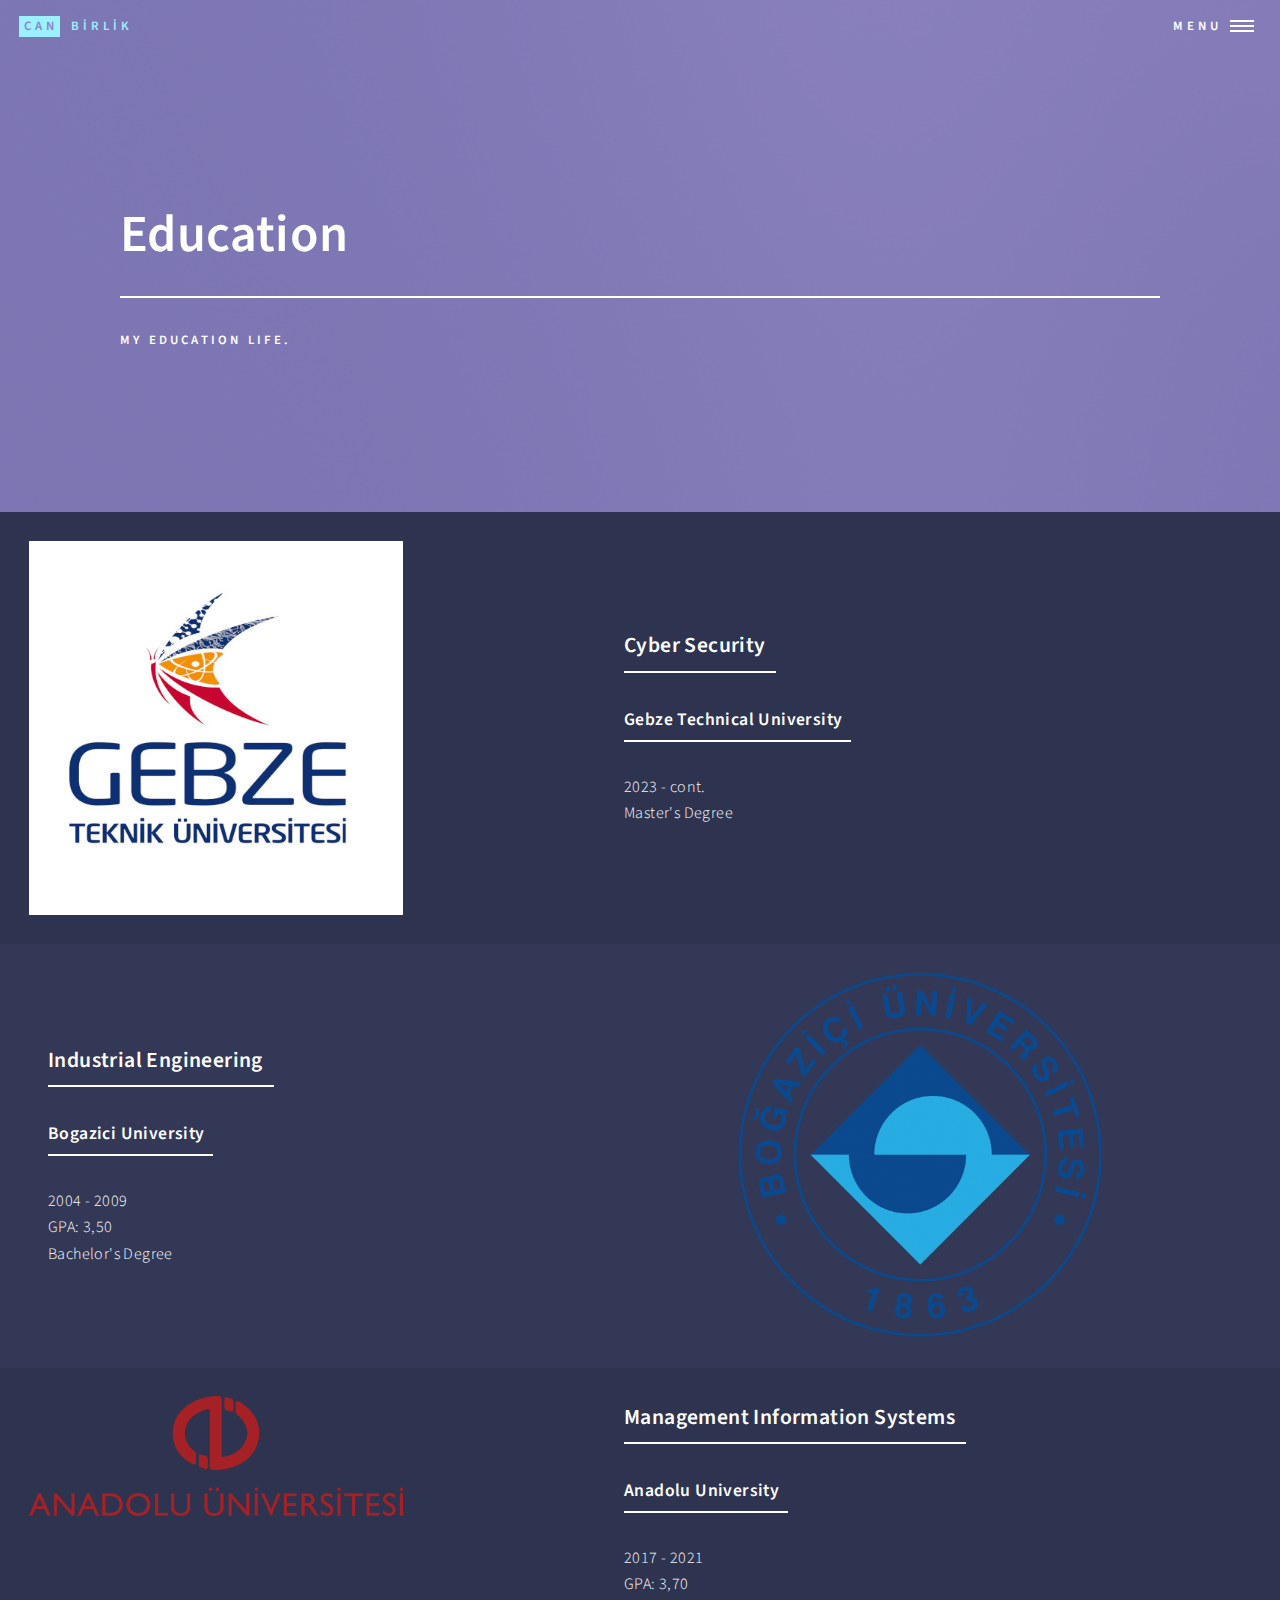
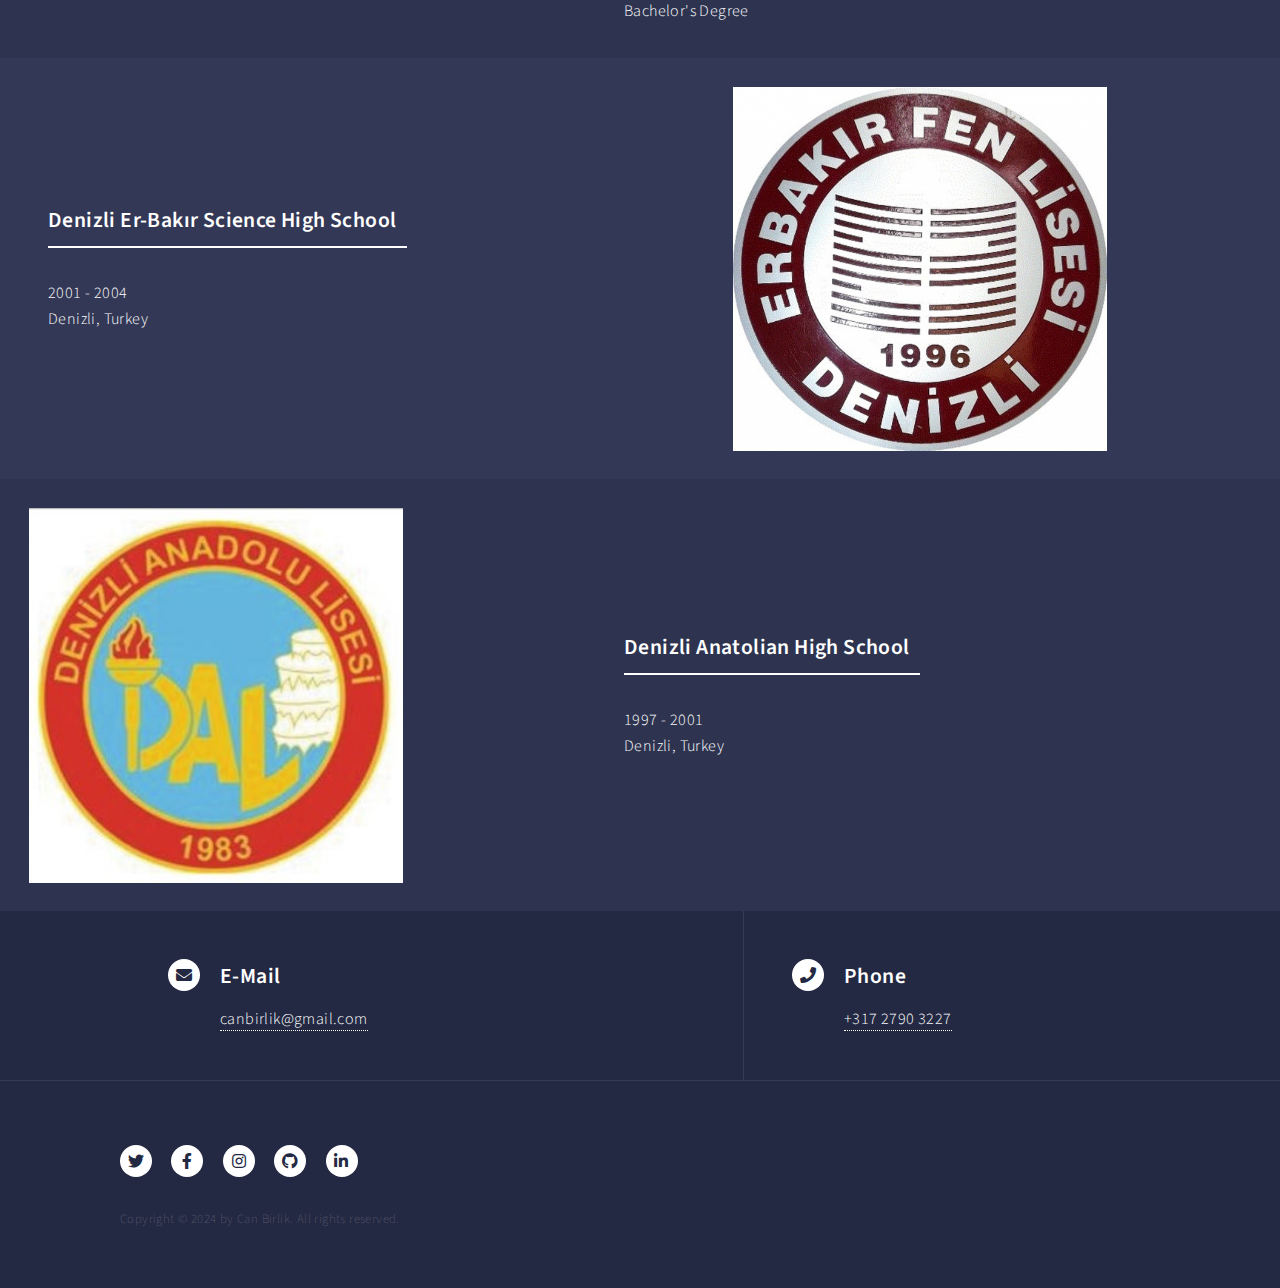
<file: education.html>
<!DOCTYPE HTML>

<html>
	<head>
		<title>My Education - Can Birlik</title>
		<meta name="description" content="This is the Experience Web Page of Can Birlik.">
		<meta charset="utf-8" />
		<meta name="viewport" content="width=device-width, initial-scale=1, user-scalable=no" />
		<link rel="stylesheet" href="assets/css/main.css" />
		<noscript><link rel="stylesheet" href="assets/css/noscript.css" /></noscript>
		<link rel="apple-touch-icon" sizes="180x180" href="assets/icons/apple-touch-icon.png">
		<link rel="icon" type="image/png" sizes="32x32" href="assets/icons/favicon-32x32.png">
		<link rel="icon" type="image/png" sizes="16x16" href="assets/icons/favicon-16x16.png">
		<link rel="manifest" href="assets/icons/site.webmanifest">
		<link rel="mask-icon" href="assets/icons/safari-pinned-tab.svg" color="#5bbad5">
		<link rel="shortcut icon" href="assets/icons/favicon.ico">
		<meta name="msapplication-TileColor" content="#da532c">
		<meta name="msapplication-config" content="assets/icons/browserconfig.xml">
		<meta name="theme-color" content="#ffffff">
	</head>
	<body class="is-preload">

		<!-- Wrapper -->
			<div id="wrapper">

				<!-- Header -->
				<!-- Note: The "styleN" class below should match that of the banner element. -->
					<header id="header" class="alt style2">
						<a href="index.html" class="logo"><strong>CAN</strong> <span>BİRLİK</span></a>
						<nav>
							<a href="#menu">Menu</a>
						</nav>
					</header>

				<!-- Menu -->
					<nav id="menu">
						<ul class="links">
							<li><a href="index.html">Home</a></li>
							<li><a href="experience.html">Experience</a></li>
							<li><a href="certifications.html">Certifications</a></li>
							<li><a href="skills.html">Skills</a></li>
							<li><a href="accomplishments.html">Accomplishments</a></li>
							<li><a href="education.html">Education</a></li>
							<li><a href="blog.html">My Blog</a></li>
						</ul>
					</nav>

				<!-- Banner -->
				<!-- Note: The "styleN" class below should match that of the header element. -->
					<section id="banner" class="style2">
						<div class="inner">
							<span class="image">
								<img src="images/pic07.jpg" alt="" />
							</span>
							<header class="major">
								<h1>Education</h1>
							</header>
							<div class="content">
								<p>My Education Life.</p>
							</div>
						</div>
					</section>

				<!-- Main -->
					<div id="main">

						<!-- Two -->
							<section id="two" class="spotlights">
								<section>
									<a href="#" class="image">
										<img src="images/Gebze.webp" alt="Gebze Technical University Logo" class="educationlogo" data-position="center center" />
									</a>
									<div class="content">
										<div class="inner">
											<header class="major">
												<h3>Cyber Security</h3>
											</header>
											<header class="major">
												<h4>Gebze Technical University</h4>
											</header>
											<p>2023 - cont.<br>
											Master's Degree</p>
										</div>
									</div>
								</section>
								<section>
									<a href="#" class="image">
										<img src="images/boun_logo.png" alt="Bogazici University Logo" class="educationlogo" data-position="center center" />
									</a>
									<div class="content">
										<div class="inner">
											<header class="major">
												<h3>Industrial Engineering</h3>
											</header>
											<header class="major">
												<h4>Bogazici University</h4>
											</header>
											<p>2004 - 2009<br>
											GPA: 3,50</br>
											Bachelor's Degree</p>
										</div>
									</div>
								</section>
								<section>
									<a href="#" class="image">
										<img src="images/aof_logo.png" alt="Anadolu University Logo" class="educationlogo" data-position="center center" />
									</a>
									<div class="content">
										<div class="inner">
											<header class="major">
												<h3>Management Information Systems</h3>
											</header>
											<header class="major">
												<h4>Anadolu University</h4>
											</header>
											<p>2017 - 2021<br>
											GPA: 3,70</br>
											Bachelor's Degree</p>
										</div>
									</div>
								</section>
								<section>
									<a href="#" class="image">
										<img src="images/erbakir_logo.jpg" alt="Denizli Er-Bakır Science High School Logo" class="educationlogo" data-position="top center" />
									</a>
									<div class="content">
										<div class="inner">
											<header class="major">
												<h3>Denizli Er-Bakır Science High School</h3>
											</header>
											<p>2001 - 2004<br>
											Denizli, Turkey</p>
										</div>
									</div>
								</section>
								<section>
									<a href="#" class="image">
										<img src="images/dal_logo.jpg" alt="Denizli Anatolian High School Logo" class="educationlogo"  data-position="25% 25%" />
									</a>
									<div class="content">
										<div class="inner">
											<header class="major">
												<h3>Denizli Anatolian High School</h3>
											</header>
											<p>1997 - 2001<br>
											Denizli, Turkey</p>
										</div>
									</div>
								</section>
							</section>


					</div>

				<!-- Contact -->
					<section id="contact">
						<div class="inner">
							<section class="split">
								<section>
									<div class="contact-method">
										<span class="icon solid alt fa-envelope"></span>
										<h3>E-Mail</h3>
										<a href="mailto: canbirlik@gmail.com">canbirlik@gmail.com</a>
									</div>
								</section>
							</section>
							<section class="split">
								<section>
									<div class="contact-method">
										<span class="icon solid alt fa-phone"></span>
										<h3>Phone</h3>
										<a href="tel: +31727903227">+317 2790 3227</a>
									</div>
								</section>
							</section>
						</div>
					</section>

				<!-- Footer -->
					<footer id="footer">
						<div class="inner">
							<ul class="icons contact_icons">
								<li><a href="https://twitter.com/canbrlk" class="icon brands alt fa-twitter"><span class="label">Twitter</span></a></li>
								<li><a href="https://www.facebook.com/canbirlik" class="icon brands alt fa-facebook-f"><span class="label">Facebook</span></a></li>
								<li><a href="https://www.instagram.com/canbirlik/" class="icon brands alt fa-instagram"><span class="label">Instagram</span></a></li>
								<li><a href="https://github.com/Canbirlik" class="icon brands alt fa-github"><span class="label">GitHub</span></a></li>
								<li><a href="https://www.linkedin.com/in/canbirlik/" class="icon brands alt fa-linkedin-in"><span class="label">LinkedIn</span></a></li>
							</ul>
							<ul class="copyright contact-copyright">
								<li>Copyright &copy; 2024 by Can Birlik. All rights reserved.</li>
							</ul>
						</div>
					</footer>

			</div>

		<!-- Scripts -->
			<script src="assets/js/jquery.min.js"></script>
			<script src="assets/js/jquery.scrolly.min.js"></script>
			<script src="assets/js/jquery.scrollex.min.js"></script>
			<script src="assets/js/browser.min.js"></script>
			<script src="assets/js/breakpoints.min.js"></script>
			<script src="assets/js/util.js"></script>
			<script src="assets/js/main.js"></script>

	</body>
</html>
</file>
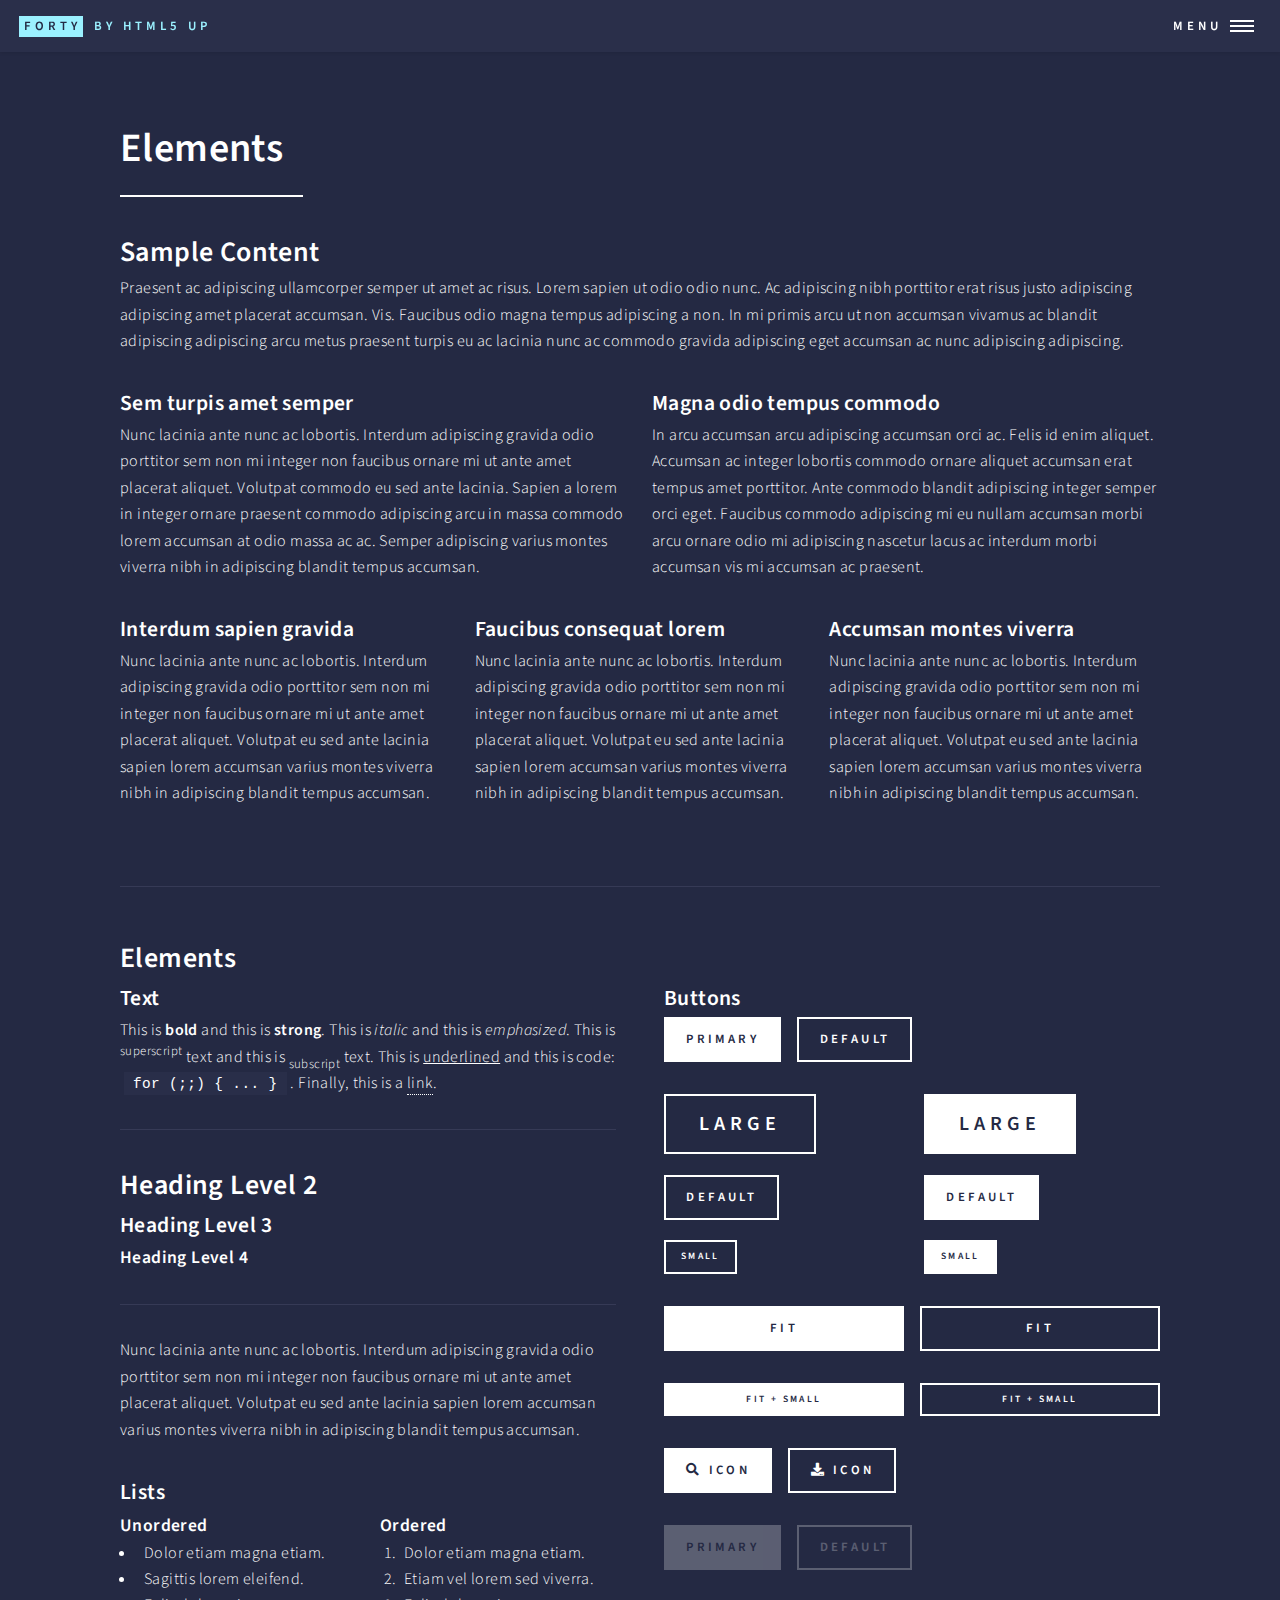
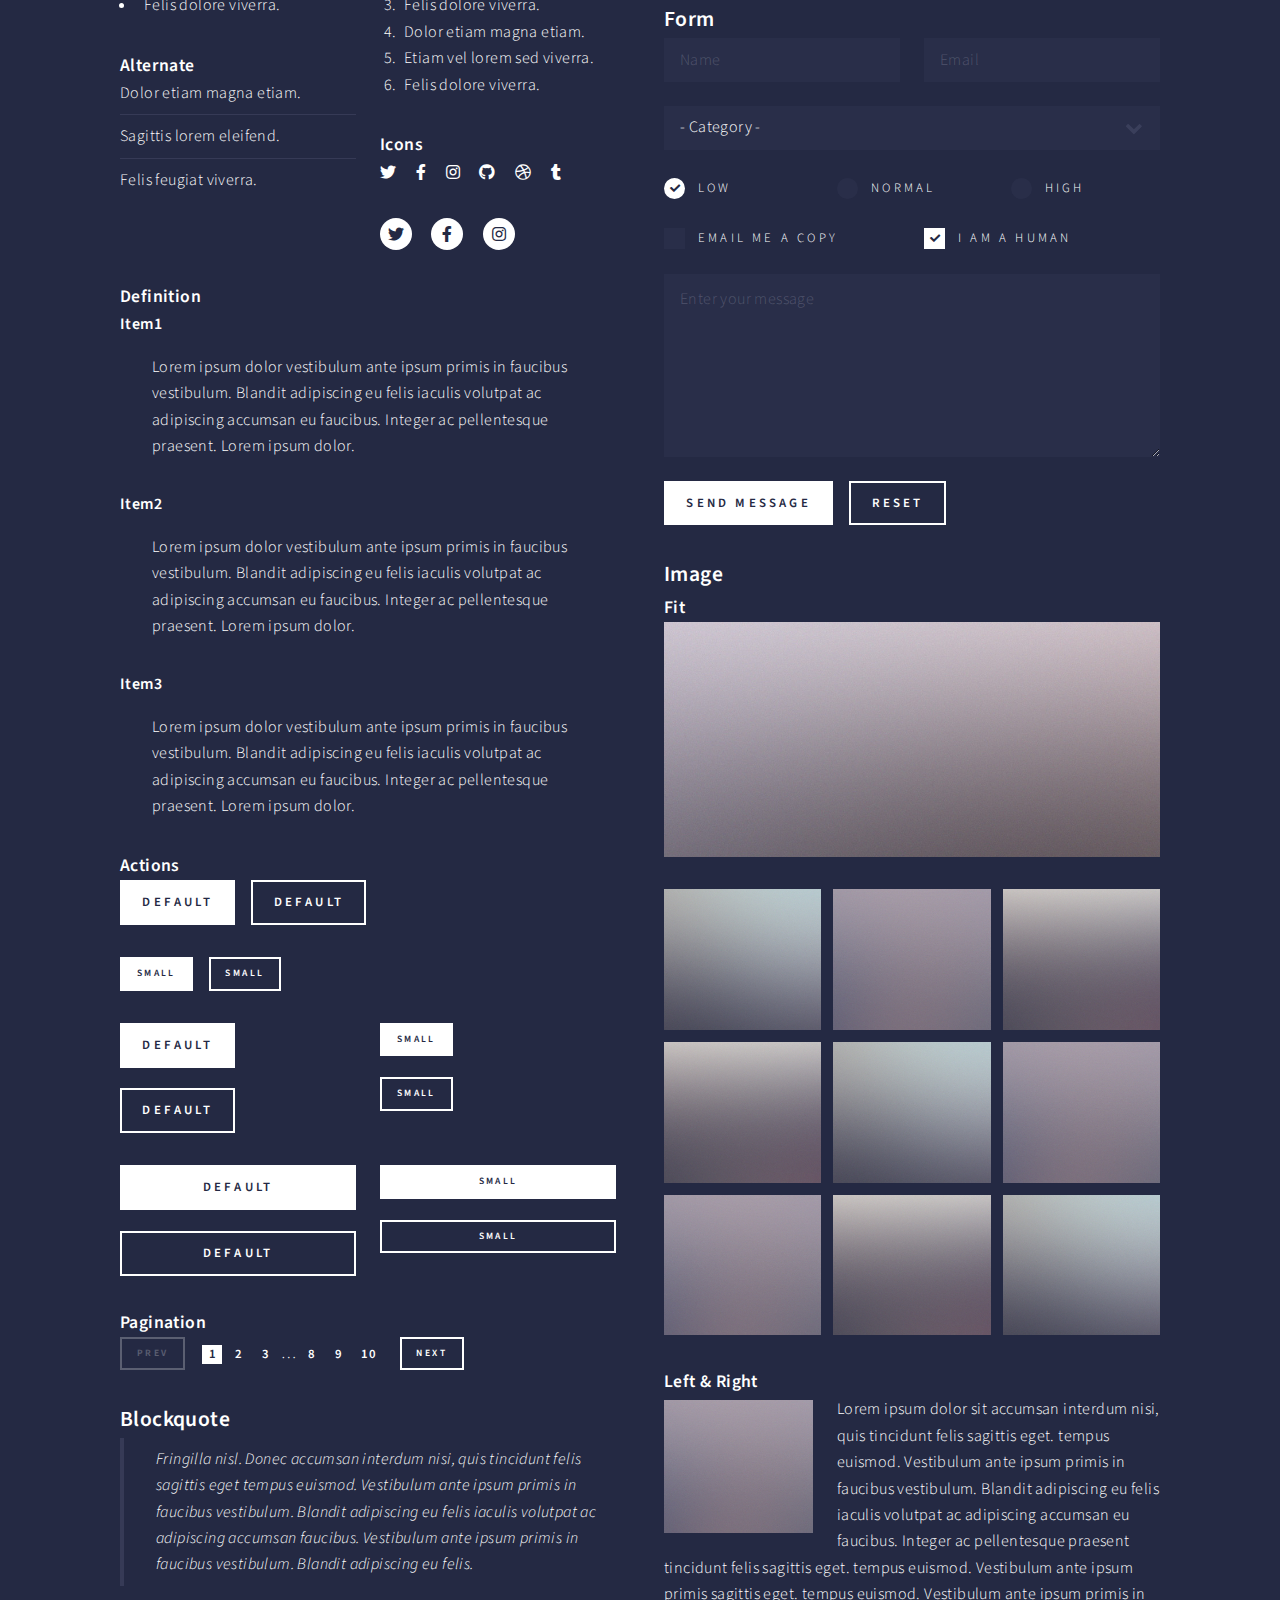
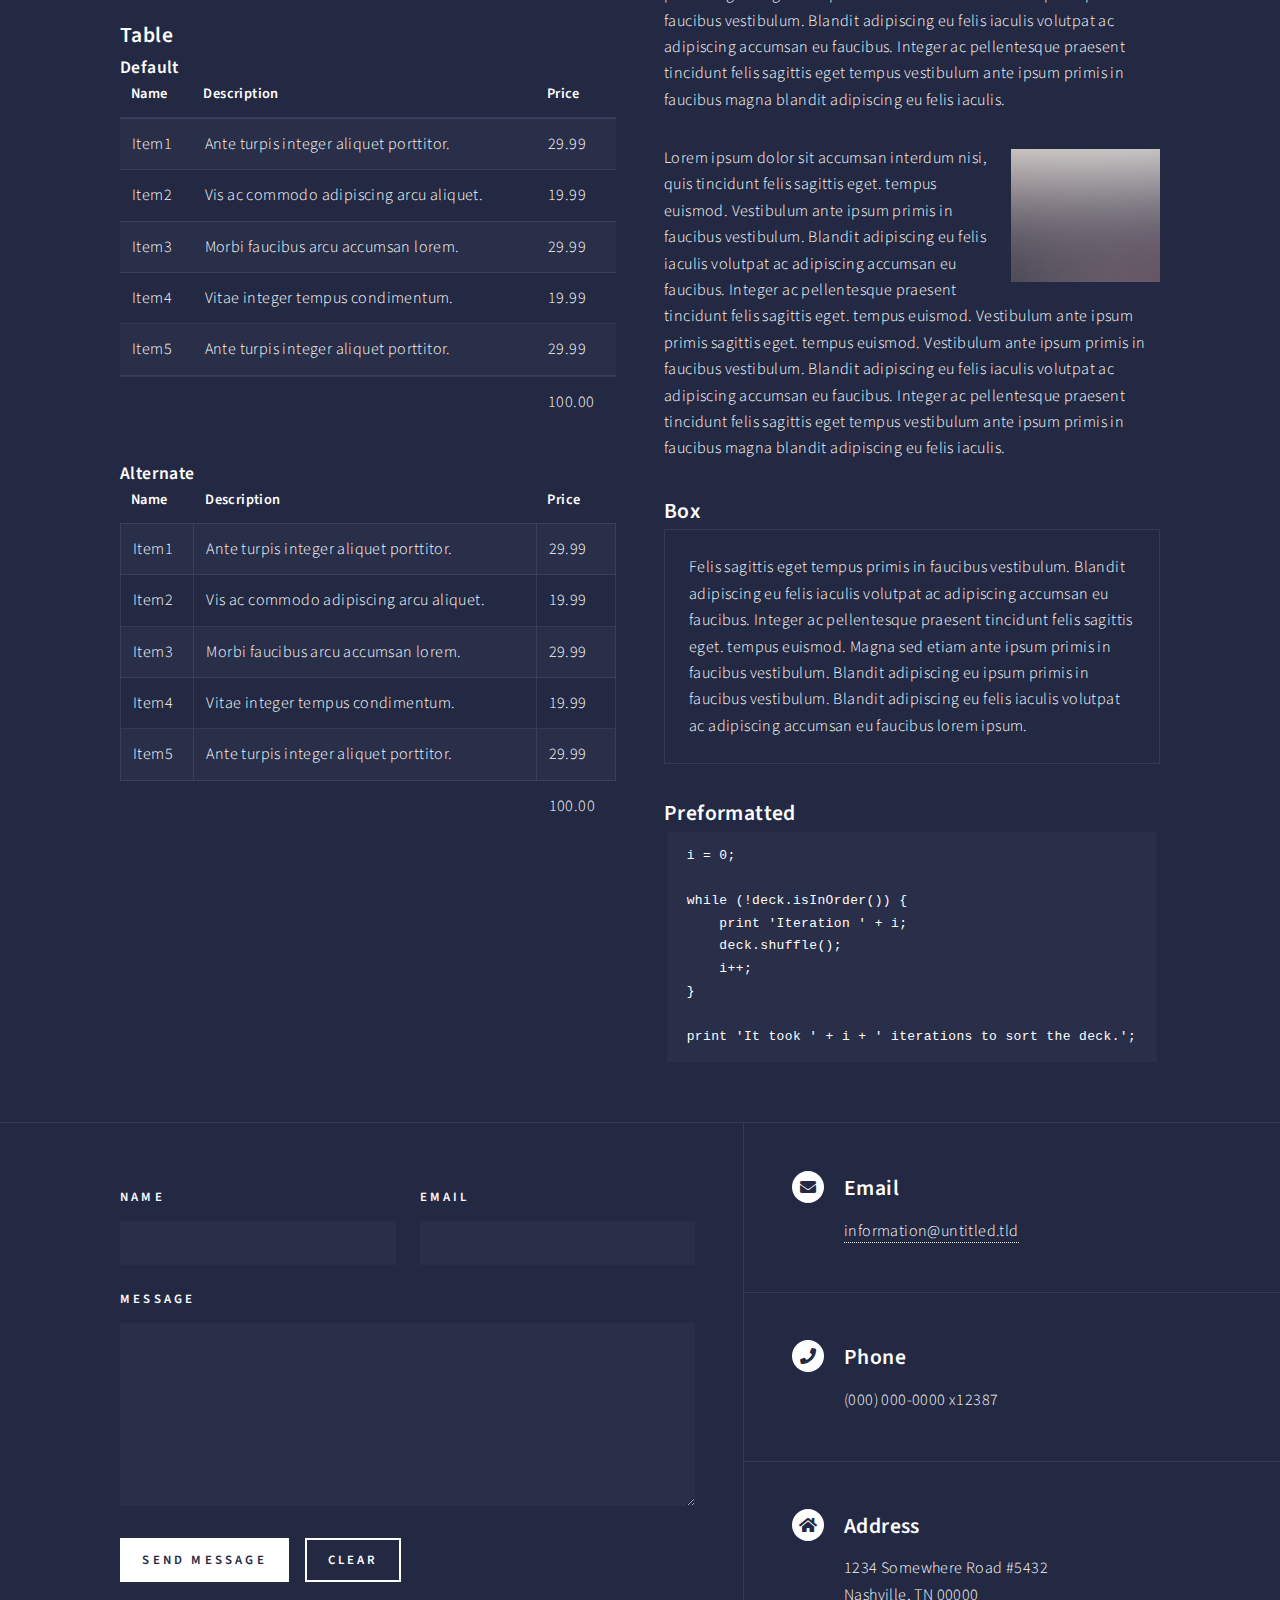
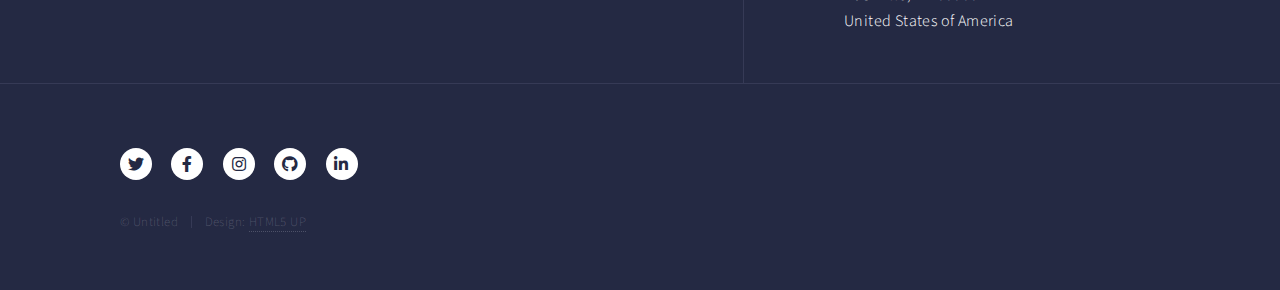
<file: elements.html>
<!DOCTYPE HTML>
<!--
	Forty by HTML5 UP
	html5up.net | @ajlkn
	Free for personal and commercial use under the CCA 3.0 license (html5up.net/license)
-->
<html>
	<head>
		<title>Elements - Forty by HTML5 UP</title>
		<meta charset="utf-8" />
		<meta name="viewport" content="width=device-width, initial-scale=1, user-scalable=no" />
		<link rel="stylesheet" href="assets/css/main.css" />
		<noscript><link rel="stylesheet" href="assets/css/noscript.css" /></noscript>
	</head>
	<body class="is-preload">

		<!-- Wrapper -->
			<div id="wrapper">

				<!-- Header -->
					<header id="header">
						<a href="index.html" class="logo"><strong>Forty</strong> <span>by HTML5 UP</span></a>
						<nav>
							<a href="#menu">Menu</a>
						</nav>
					</header>

				<!-- Menu -->
					<nav id="menu">
						<ul class="links">
							<li><a href="index.html">Home</a></li>
							<li><a href="landing.html">Landing</a></li>
							<li><a href="generic.html">Generic</a></li>
							<li><a href="elements.html">Elements</a></li>
						</ul>
						<ul class="actions stacked">
							<li><a href="#" class="button primary fit">Get Started</a></li>
							<li><a href="#" class="button fit">Log In</a></li>
						</ul>
					</nav>

				<!-- Main -->
					<div id="main" class="alt">

						<!-- One -->
							<section id="one">
								<div class="inner">
									<header class="major">
										<h1>Elements</h1>
									</header>

									<!-- Content -->
										<h2 id="content">Sample Content</h2>
										<p>Praesent ac adipiscing ullamcorper semper ut amet ac risus. Lorem sapien ut odio odio nunc. Ac adipiscing nibh porttitor erat risus justo adipiscing adipiscing amet placerat accumsan. Vis. Faucibus odio magna tempus adipiscing a non. In mi primis arcu ut non accumsan vivamus ac blandit adipiscing adipiscing arcu metus praesent turpis eu ac lacinia nunc ac commodo gravida adipiscing eget accumsan ac nunc adipiscing adipiscing.</p>
										<div class="row">
											<div class="col-6 col-12-small">
												<h3>Sem turpis amet semper</h3>
												<p>Nunc lacinia ante nunc ac lobortis. Interdum adipiscing gravida odio porttitor sem non mi integer non faucibus ornare mi ut ante amet placerat aliquet. Volutpat commodo eu sed ante lacinia. Sapien a lorem in integer ornare praesent commodo adipiscing arcu in massa commodo lorem accumsan at odio massa ac ac. Semper adipiscing varius montes viverra nibh in adipiscing blandit tempus accumsan.</p>
											</div>
											<div class="col-6 col-12-small">
												<h3>Magna odio tempus commodo</h3>
												<p>In arcu accumsan arcu adipiscing accumsan orci ac. Felis id enim aliquet. Accumsan ac integer lobortis commodo ornare aliquet accumsan erat tempus amet porttitor. Ante commodo blandit adipiscing integer semper orci eget. Faucibus commodo adipiscing mi eu nullam accumsan morbi arcu ornare odio mi adipiscing nascetur lacus ac interdum morbi accumsan vis mi accumsan ac praesent.</p>
											</div>
											<!-- Break -->
											<div class="col-4 col-12-medium">
												<h3>Interdum sapien gravida</h3>
												<p>Nunc lacinia ante nunc ac lobortis. Interdum adipiscing gravida odio porttitor sem non mi integer non faucibus ornare mi ut ante amet placerat aliquet. Volutpat eu sed ante lacinia sapien lorem accumsan varius montes viverra nibh in adipiscing blandit tempus accumsan.</p>
											</div>
											<div class="col-4 col-12-medium">
												<h3>Faucibus consequat lorem</h3>
												<p>Nunc lacinia ante nunc ac lobortis. Interdum adipiscing gravida odio porttitor sem non mi integer non faucibus ornare mi ut ante amet placerat aliquet. Volutpat eu sed ante lacinia sapien lorem accumsan varius montes viverra nibh in adipiscing blandit tempus accumsan.</p>
											</div>
											<div class="col-4 col-12-medium">
												<h3>Accumsan montes viverra</h3>
												<p>Nunc lacinia ante nunc ac lobortis. Interdum adipiscing gravida odio porttitor sem non mi integer non faucibus ornare mi ut ante amet placerat aliquet. Volutpat eu sed ante lacinia sapien lorem accumsan varius montes viverra nibh in adipiscing blandit tempus accumsan.</p>
											</div>
										</div>

									<hr class="major" />

									<!-- Elements -->
										<h2 id="elements">Elements</h2>
										<div class="row gtr-200">
											<div class="col-6 col-12-medium">

												<!-- Text stuff -->
													<h3>Text</h3>
													<p>This is <b>bold</b> and this is <strong>strong</strong>. This is <i>italic</i> and this is <em>emphasized</em>.
													This is <sup>superscript</sup> text and this is <sub>subscript</sub> text.
													This is <u>underlined</u> and this is code: <code>for (;;) { ... }</code>.
													Finally, this is a <a href="#">link</a>.</p>
													<hr />
													<h2>Heading Level 2</h2>
													<h3>Heading Level 3</h3>
													<h4>Heading Level 4</h4>
													<hr />
													<p>Nunc lacinia ante nunc ac lobortis. Interdum adipiscing gravida odio porttitor sem non mi integer non faucibus ornare mi ut ante amet placerat aliquet. Volutpat eu sed ante lacinia sapien lorem accumsan varius montes viverra nibh in adipiscing blandit tempus accumsan.</p>

												<!-- Lists -->
													<h3>Lists</h3>
													<div class="row">
														<div class="col-6 col-12-small">

															<h4>Unordered</h4>
															<ul>
																<li>Dolor etiam magna etiam.</li>
																<li>Sagittis lorem eleifend.</li>
																<li>Felis dolore viverra.</li>
															</ul>

															<h4>Alternate</h4>
															<ul class="alt">
																<li>Dolor etiam magna etiam.</li>
																<li>Sagittis lorem eleifend.</li>
																<li>Felis feugiat viverra.</li>
															</ul>

														</div>
														<div class="col-6 col-12-small">

															<h4>Ordered</h4>
															<ol>
																<li>Dolor etiam magna etiam.</li>
																<li>Etiam vel lorem sed viverra.</li>
																<li>Felis dolore viverra.</li>
																<li>Dolor etiam magna etiam.</li>
																<li>Etiam vel lorem sed viverra.</li>
																<li>Felis dolore viverra.</li>
															</ol>

															<h4>Icons</h4>
															<ul class="icons">
																<li><a href="#" class="icon brands fa-twitter"><span class="label">Twitter</span></a></li>
																<li><a href="#" class="icon brands fa-facebook-f"><span class="label">Facebook</span></a></li>
																<li><a href="#" class="icon brands fa-instagram"><span class="label">Instagram</span></a></li>
																<li><a href="#" class="icon brands fa-github"><span class="label">Github</span></a></li>
																<li><a href="#" class="icon brands fa-dribbble"><span class="label">Dribbble</span></a></li>
																<li><a href="#" class="icon brands fa-tumblr"><span class="label">Tumblr</span></a></li>
															</ul>
															<ul class="icons">
																<li><a href="#" class="icon brands alt fa-twitter"><span class="label">Twitter</span></a></li>
																<li><a href="#" class="icon brands alt fa-facebook-f"><span class="label">Facebook</span></a></li>
																<li><a href="#" class="icon brands alt fa-instagram"><span class="label">Instagram</span></a></li>
															</ul>

														</div>
													</div>
													<h4>Definition</h4>
													<dl>
														<dt>Item1</dt>
														<dd>
															<p>Lorem ipsum dolor vestibulum ante ipsum primis in faucibus vestibulum. Blandit adipiscing eu felis iaculis volutpat ac adipiscing accumsan eu faucibus. Integer ac pellentesque praesent. Lorem ipsum dolor.</p>
														</dd>
														<dt>Item2</dt>
														<dd>
															<p>Lorem ipsum dolor vestibulum ante ipsum primis in faucibus vestibulum. Blandit adipiscing eu felis iaculis volutpat ac adipiscing accumsan eu faucibus. Integer ac pellentesque praesent. Lorem ipsum dolor.</p>
														</dd>
														<dt>Item3</dt>
														<dd>
															<p>Lorem ipsum dolor vestibulum ante ipsum primis in faucibus vestibulum. Blandit adipiscing eu felis iaculis volutpat ac adipiscing accumsan eu faucibus. Integer ac pellentesque praesent. Lorem ipsum dolor.</p>
														</dd>
													</dl>

													<h4>Actions</h4>
													<ul class="actions">
														<li><a href="#" class="button primary">Default</a></li>
														<li><a href="#" class="button">Default</a></li>
													</ul>
													<ul class="actions small">
														<li><a href="#" class="button primary small">Small</a></li>
														<li><a href="#" class="button small">Small</a></li>
													</ul>
													<div class="row">
														<div class="col-6 col-12-small">
															<ul class="actions stacked">
																<li><a href="#" class="button primary">Default</a></li>
																<li><a href="#" class="button">Default</a></li>
															</ul>
														</div>
														<div class="col-6 col-12-small">
															<ul class="actions stacked">
																<li><a href="#" class="button primary small">Small</a></li>
																<li><a href="#" class="button small">Small</a></li>
															</ul>
														</div>
														<div class="col-6 col-12-small">
															<ul class="actions stacked">
																<li><a href="#" class="button primary fit">Default</a></li>
																<li><a href="#" class="button fit">Default</a></li>
															</ul>
														</div>
														<div class="col-6 col-12-small">
															<ul class="actions stacked">
																<li><a href="#" class="button primary small fit">Small</a></li>
																<li><a href="#" class="button small fit">Small</a></li>
															</ul>
														</div>
													</div>

													<h4>Pagination</h4>
													<ul class="pagination">
														<li><span class="button small disabled">Prev</span></li>
														<li><a href="#" class="page active">1</a></li>
														<li><a href="#" class="page">2</a></li>
														<li><a href="#" class="page">3</a></li>
														<li><span>&hellip;</span></li>
														<li><a href="#" class="page">8</a></li>
														<li><a href="#" class="page">9</a></li>
														<li><a href="#" class="page">10</a></li>
														<li><a href="#" class="button small">Next</a></li>
													</ul>

												<!-- Blockquote -->
													<h3>Blockquote</h3>
													<blockquote>Fringilla nisl. Donec accumsan interdum nisi, quis tincidunt felis sagittis eget tempus euismod. Vestibulum ante ipsum primis in faucibus vestibulum. Blandit adipiscing eu felis iaculis volutpat ac adipiscing accumsan faucibus. Vestibulum ante ipsum primis in faucibus vestibulum. Blandit adipiscing eu felis.</blockquote>

												<!-- Table -->
													<h3>Table</h3>

													<h4>Default</h4>
													<div class="table-wrapper">
														<table>
															<thead>
																<tr>
																	<th>Name</th>
																	<th>Description</th>
																	<th>Price</th>
																</tr>
															</thead>
															<tbody>
																<tr>
																	<td>Item1</td>
																	<td>Ante turpis integer aliquet porttitor.</td>
																	<td>29.99</td>
																</tr>
																<tr>
																	<td>Item2</td>
																	<td>Vis ac commodo adipiscing arcu aliquet.</td>
																	<td>19.99</td>
																</tr>
																<tr>
																	<td>Item3</td>
																	<td> Morbi faucibus arcu accumsan lorem.</td>
																	<td>29.99</td>
																</tr>
																<tr>
																	<td>Item4</td>
																	<td>Vitae integer tempus condimentum.</td>
																	<td>19.99</td>
																</tr>
																<tr>
																	<td>Item5</td>
																	<td>Ante turpis integer aliquet porttitor.</td>
																	<td>29.99</td>
																</tr>
															</tbody>
															<tfoot>
																<tr>
																	<td colspan="2"></td>
																	<td>100.00</td>
																</tr>
															</tfoot>
														</table>
													</div>

													<h4>Alternate</h4>
													<div class="table-wrapper">
														<table class="alt">
															<thead>
																<tr>
																	<th>Name</th>
																	<th>Description</th>
																	<th>Price</th>
																</tr>
															</thead>
															<tbody>
																<tr>
																	<td>Item1</td>
																	<td>Ante turpis integer aliquet porttitor.</td>
																	<td>29.99</td>
																</tr>
																<tr>
																	<td>Item2</td>
																	<td>Vis ac commodo adipiscing arcu aliquet.</td>
																	<td>19.99</td>
																</tr>
																<tr>
																	<td>Item3</td>
																	<td> Morbi faucibus arcu accumsan lorem.</td>
																	<td>29.99</td>
																</tr>
																<tr>
																	<td>Item4</td>
																	<td>Vitae integer tempus condimentum.</td>
																	<td>19.99</td>
																</tr>
																<tr>
																	<td>Item5</td>
																	<td>Ante turpis integer aliquet porttitor.</td>
																	<td>29.99</td>
																</tr>
															</tbody>
															<tfoot>
																<tr>
																	<td colspan="2"></td>
																	<td>100.00</td>
																</tr>
															</tfoot>
														</table>
													</div>

											</div>
											<div class="col-6 col-12-medium">

												<!-- Buttons -->
													<h3>Buttons</h3>
													<ul class="actions">
														<li><a href="#" class="button primary">Primary</a></li>
														<li><a href="#" class="button">Default</a></li>
													</ul>
													<div class="row">
														<div class="col-6 col-12-xsmall">
															<ul class="actions stacked">
																<li><a href="#" class="button large">Large</a></li>
																<li><a href="#" class="button">Default</a></li>
																<li><a href="#" class="button small">Small</a></li>
															</ul>
														</div>
														<div class="col-6 col-12-xsmall">
															<ul class="actions stacked">
																<li><a href="#" class="button primary large">Large</a></li>
																<li><a href="#" class="button primary">Default</a></li>
																<li><a href="#" class="button primary small">Small</a></li>
															</ul>
														</div>
													</div>
													<ul class="actions fit">
														<li><a href="#" class="button primary fit">Fit</a></li>
														<li><a href="#" class="button fit">Fit</a></li>
													</ul>
													<ul class="actions fit small">
														<li><a href="#" class="button primary fit small">Fit + Small</a></li>
														<li><a href="#" class="button fit small">Fit + Small</a></li>
													</ul>
													<ul class="actions">
														<li><a href="#" class="button primary icon solid fa-search">Icon</a></li>
														<li><a href="#" class="button icon solid fa-download">Icon</a></li>
													</ul>
													<ul class="actions">
														<li><span class="button primary disabled">Primary</span></li>
														<li><span class="button disabled">Default</span></li>
													</ul>

												<!-- Form -->
													<h3>Form</h3>

													<form method="post" action="#">
														<div class="row gtr-uniform">
															<div class="col-6 col-12-xsmall">
																<input type="text" name="demo-name" id="demo-name" value="" placeholder="Name" />
															</div>
															<div class="col-6 col-12-xsmall">
																<input type="email" name="demo-email" id="demo-email" value="" placeholder="Email" />
															</div>
															<!-- Break -->
															<div class="col-12">
																<select name="demo-category" id="demo-category">
																	<option value="">- Category -</option>
																	<option value="1">Manufacturing</option>
																	<option value="1">Shipping</option>
																	<option value="1">Administration</option>
																	<option value="1">Human Resources</option>
																</select>
															</div>
															<!-- Break -->
															<div class="col-4 col-12-small">
																<input type="radio" id="demo-priority-low" name="demo-priority" checked>
																<label for="demo-priority-low">Low</label>
															</div>
															<div class="col-4 col-12-small">
																<input type="radio" id="demo-priority-normal" name="demo-priority">
																<label for="demo-priority-normal">Normal</label>
															</div>
															<div class="col-4 col-12-small">
																<input type="radio" id="demo-priority-high" name="demo-priority">
																<label for="demo-priority-high">High</label>
															</div>
															<!-- Break -->
															<div class="col-6 col-12-small">
																<input type="checkbox" id="demo-copy" name="demo-copy">
																<label for="demo-copy">Email me a copy</label>
															</div>
															<div class="col-6 col-12-small">
																<input type="checkbox" id="demo-human" name="demo-human" checked>
																<label for="demo-human">I am a human</label>
															</div>
															<!-- Break -->
															<div class="col-12">
																<textarea name="demo-message" id="demo-message" placeholder="Enter your message" rows="6"></textarea>
															</div>
															<!-- Break -->
															<div class="col-12">
																<ul class="actions">
																	<li><input type="submit" value="Send Message" class="primary" /></li>
																	<li><input type="reset" value="Reset" /></li>
																</ul>
															</div>
														</div>
													</form>

												<!-- Image -->
													<h3>Image</h3>

													<h4>Fit</h4>
													<span class="image fit"><img src="images/pic03.jpg" alt="" /></span>
													<div class="box alt">
														<div class="row gtr-50 gtr-uniform">
															<div class="col-4"><span class="image fit"><img src="images/pic08.jpg" alt="" /></span></div>
															<div class="col-4"><span class="image fit"><img src="images/pic09.jpg" alt="" /></span></div>
															<div class="col-4"><span class="image fit"><img src="images/pic10.jpg" alt="" /></span></div>
															<!-- Break -->
															<div class="col-4"><span class="image fit"><img src="images/pic10.jpg" alt="" /></span></div>
															<div class="col-4"><span class="image fit"><img src="images/pic08.jpg" alt="" /></span></div>
															<div class="col-4"><span class="image fit"><img src="images/pic09.jpg" alt="" /></span></div>
															<!-- Break -->
															<div class="col-4"><span class="image fit"><img src="images/pic09.jpg" alt="" /></span></div>
															<div class="col-4"><span class="image fit"><img src="images/pic10.jpg" alt="" /></span></div>
															<div class="col-4"><span class="image fit"><img src="images/pic08.jpg" alt="" /></span></div>
														</div>
													</div>

													<h4>Left &amp; Right</h4>
													<p><span class="image left"><img src="images/pic09.jpg" alt="" /></span>Lorem ipsum dolor sit accumsan interdum nisi, quis tincidunt felis sagittis eget. tempus euismod. Vestibulum ante ipsum primis in faucibus vestibulum. Blandit adipiscing eu felis iaculis volutpat ac adipiscing accumsan eu faucibus. Integer ac pellentesque praesent tincidunt felis sagittis eget. tempus euismod. Vestibulum ante ipsum primis sagittis eget. tempus euismod. Vestibulum ante ipsum primis in faucibus vestibulum. Blandit adipiscing eu felis iaculis volutpat ac adipiscing accumsan eu faucibus. Integer ac pellentesque praesent tincidunt felis sagittis eget tempus vestibulum ante ipsum primis in faucibus magna blandit adipiscing eu felis iaculis.</p>
													<p><span class="image right"><img src="images/pic10.jpg" alt="" /></span>Lorem ipsum dolor sit accumsan interdum nisi, quis tincidunt felis sagittis eget. tempus euismod. Vestibulum ante ipsum primis in faucibus vestibulum. Blandit adipiscing eu felis iaculis volutpat ac adipiscing accumsan eu faucibus. Integer ac pellentesque praesent tincidunt felis sagittis eget. tempus euismod. Vestibulum ante ipsum primis sagittis eget. tempus euismod. Vestibulum ante ipsum primis in faucibus vestibulum. Blandit adipiscing eu felis iaculis volutpat ac adipiscing accumsan eu faucibus. Integer ac pellentesque praesent tincidunt felis sagittis eget tempus vestibulum ante ipsum primis in faucibus magna blandit adipiscing eu felis iaculis.</p>

												<!-- Box -->
													<h3>Box</h3>
													<div class="box">
														<p>Felis sagittis eget tempus primis in faucibus vestibulum. Blandit adipiscing eu felis iaculis volutpat ac adipiscing accumsan eu faucibus. Integer ac pellentesque praesent tincidunt felis sagittis eget. tempus euismod. Magna sed etiam ante ipsum primis in faucibus vestibulum. Blandit adipiscing eu ipsum primis in faucibus vestibulum. Blandit adipiscing eu felis iaculis volutpat ac adipiscing accumsan eu faucibus lorem ipsum.</p>
													</div>

												<!-- Preformatted Code -->
													<h3>Preformatted</h3>
													<pre><code>i = 0;

while (!deck.isInOrder()) {
    print 'Iteration ' + i;
    deck.shuffle();
    i++;
}

print 'It took ' + i + ' iterations to sort the deck.';
</code></pre>

											</div>
										</div>

								</div>
							</section>

					</div>

				<!-- Contact -->
					<section id="contact">
						<div class="inner">
							<section>
								<form method="post" action="#">
									<div class="fields">
										<div class="field half">
											<label for="name">Name</label>
											<input type="text" name="name" id="name" />
										</div>
										<div class="field half">
											<label for="email">Email</label>
											<input type="text" name="email" id="email" />
										</div>
										<div class="field">
											<label for="message">Message</label>
											<textarea name="message" id="message" rows="6"></textarea>
										</div>
									</div>
									<ul class="actions">
										<li><input type="submit" value="Send Message" class="primary" /></li>
										<li><input type="reset" value="Clear" /></li>
									</ul>
								</form>
							</section>
							<section class="split">
								<section>
									<div class="contact-method">
										<span class="icon solid alt fa-envelope"></span>
										<h3>Email</h3>
										<a href="#">information@untitled.tld</a>
									</div>
								</section>
								<section>
									<div class="contact-method">
										<span class="icon solid alt fa-phone"></span>
										<h3>Phone</h3>
										<span>(000) 000-0000 x12387</span>
									</div>
								</section>
								<section>
									<div class="contact-method">
										<span class="icon solid alt fa-home"></span>
										<h3>Address</h3>
										<span>1234 Somewhere Road #5432<br />
										Nashville, TN 00000<br />
										United States of America</span>
									</div>
								</section>
							</section>
						</div>
					</section>

				<!-- Footer -->
					<footer id="footer">
						<div class="inner">
							<ul class="icons">
								<li><a href="#" class="icon brands alt fa-twitter"><span class="label">Twitter</span></a></li>
								<li><a href="#" class="icon brands alt fa-facebook-f"><span class="label">Facebook</span></a></li>
								<li><a href="#" class="icon brands alt fa-instagram"><span class="label">Instagram</span></a></li>
								<li><a href="#" class="icon brands alt fa-github"><span class="label">GitHub</span></a></li>
								<li><a href="#" class="icon brands alt fa-linkedin-in"><span class="label">LinkedIn</span></a></li>
							</ul>
							<ul class="copyright">
								<li>&copy; Untitled</li><li>Design: <a href="https://html5up.net">HTML5 UP</a></li>
							</ul>
						</div>
					</footer>

			</div>

		<!-- Scripts -->
			<script src="assets/js/jquery.min.js"></script>
			<script src="assets/js/jquery.scrolly.min.js"></script>
			<script src="assets/js/jquery.scrollex.min.js"></script>
			<script src="assets/js/browser.min.js"></script>
			<script src="assets/js/breakpoints.min.js"></script>
			<script src="assets/js/util.js"></script>
			<script src="assets/js/main.js"></script>

	</body>
</html>
</file>
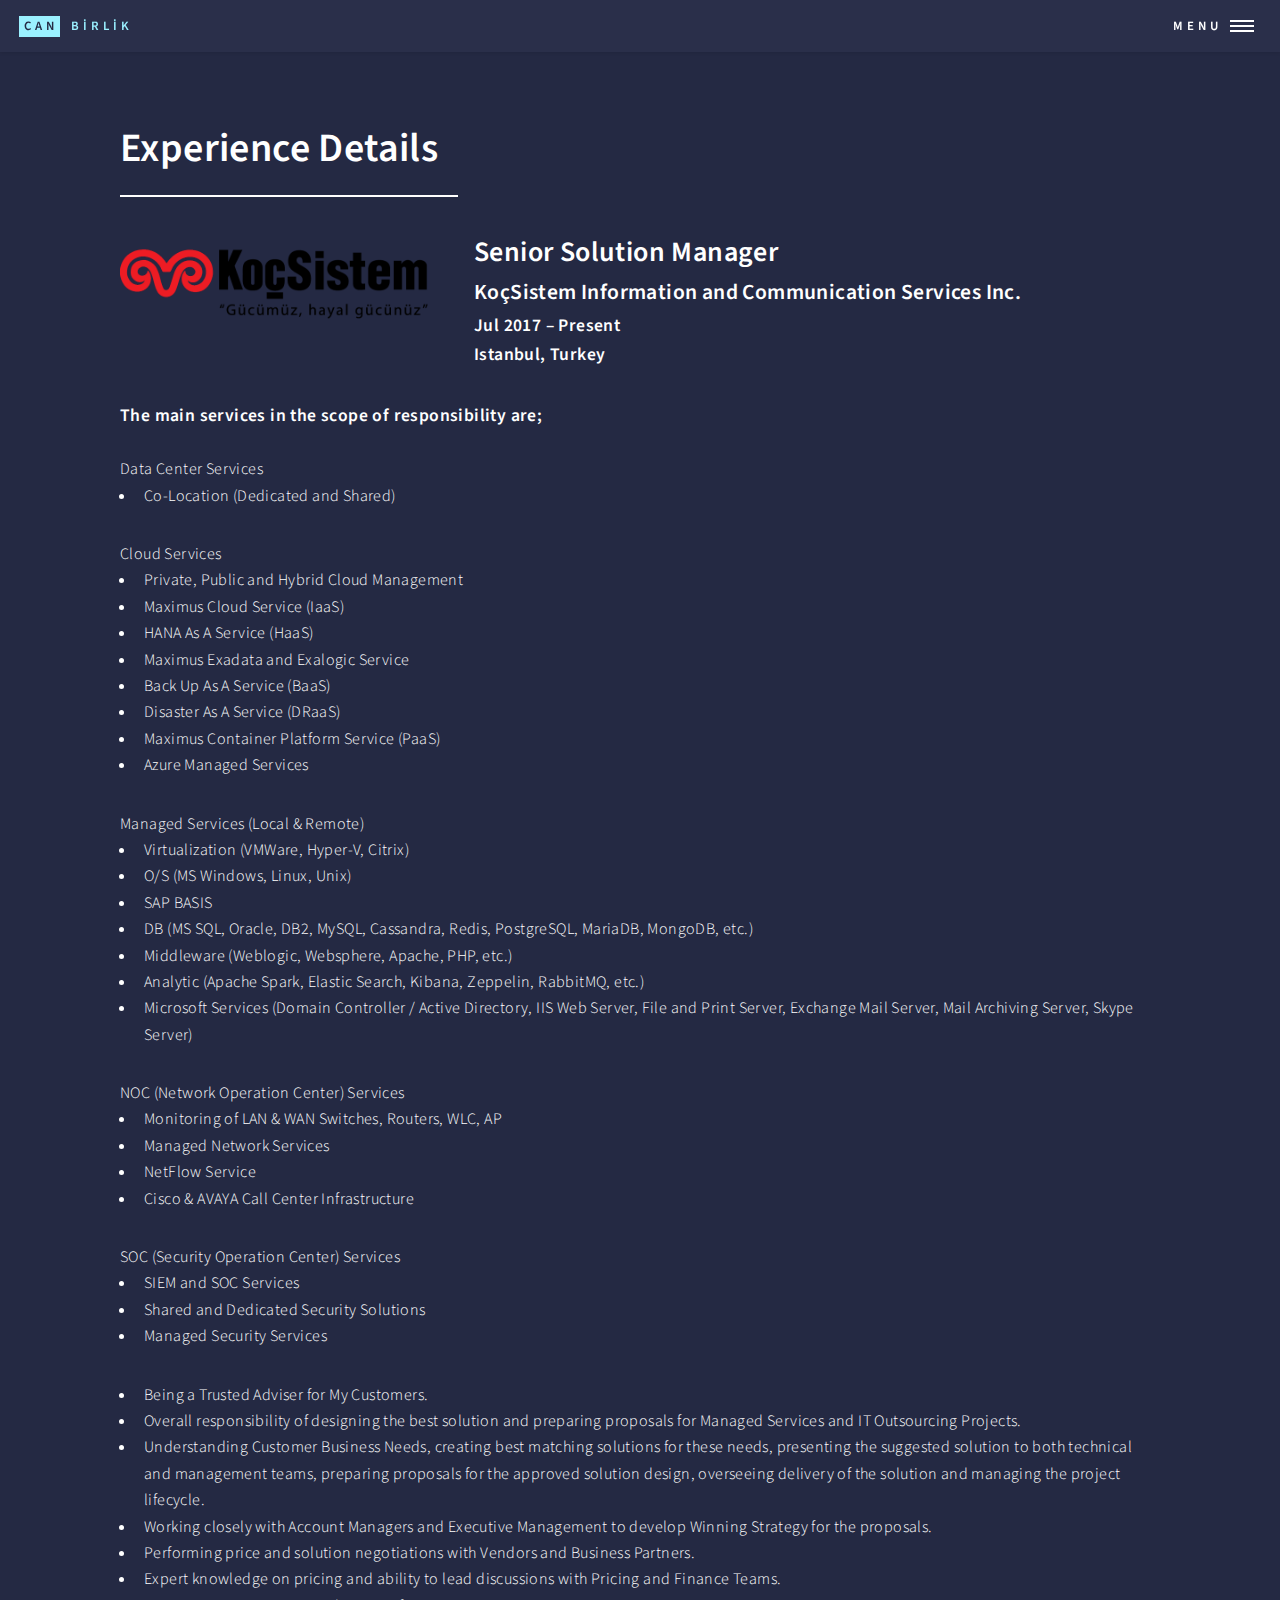
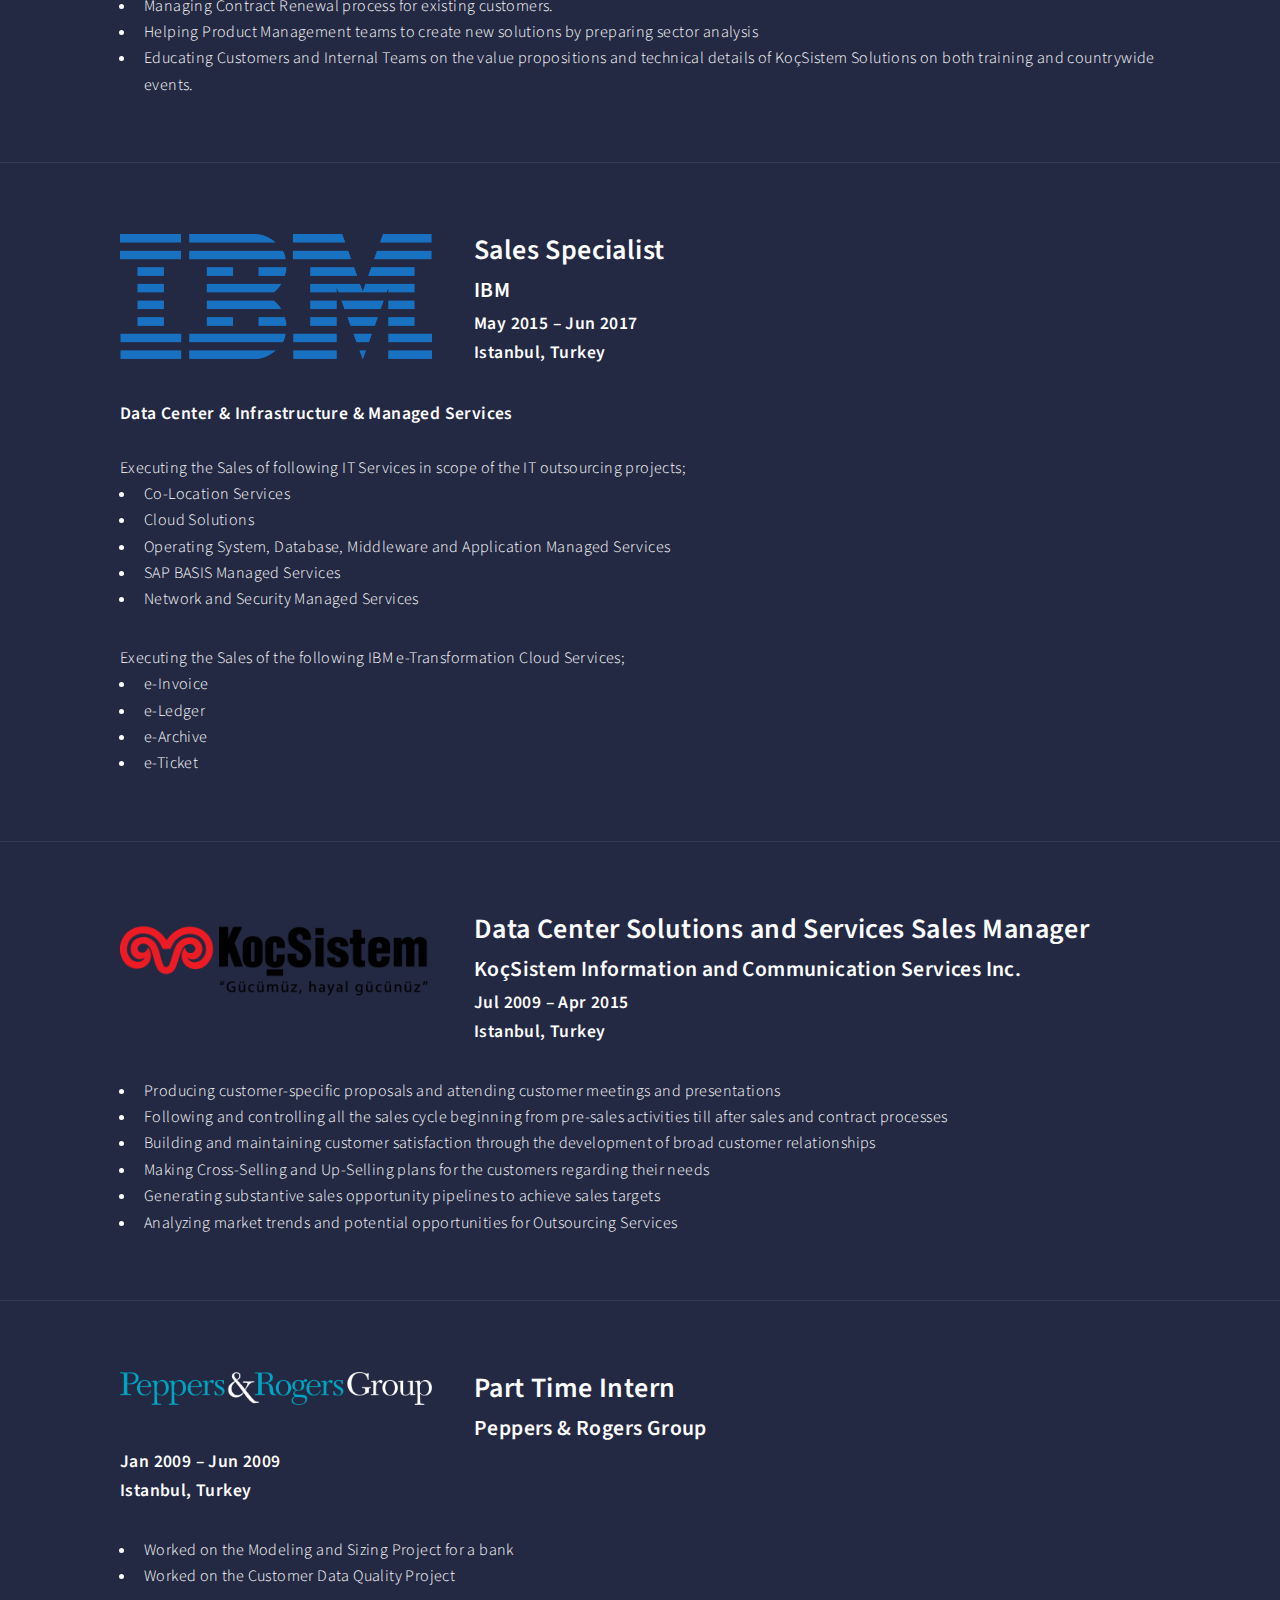
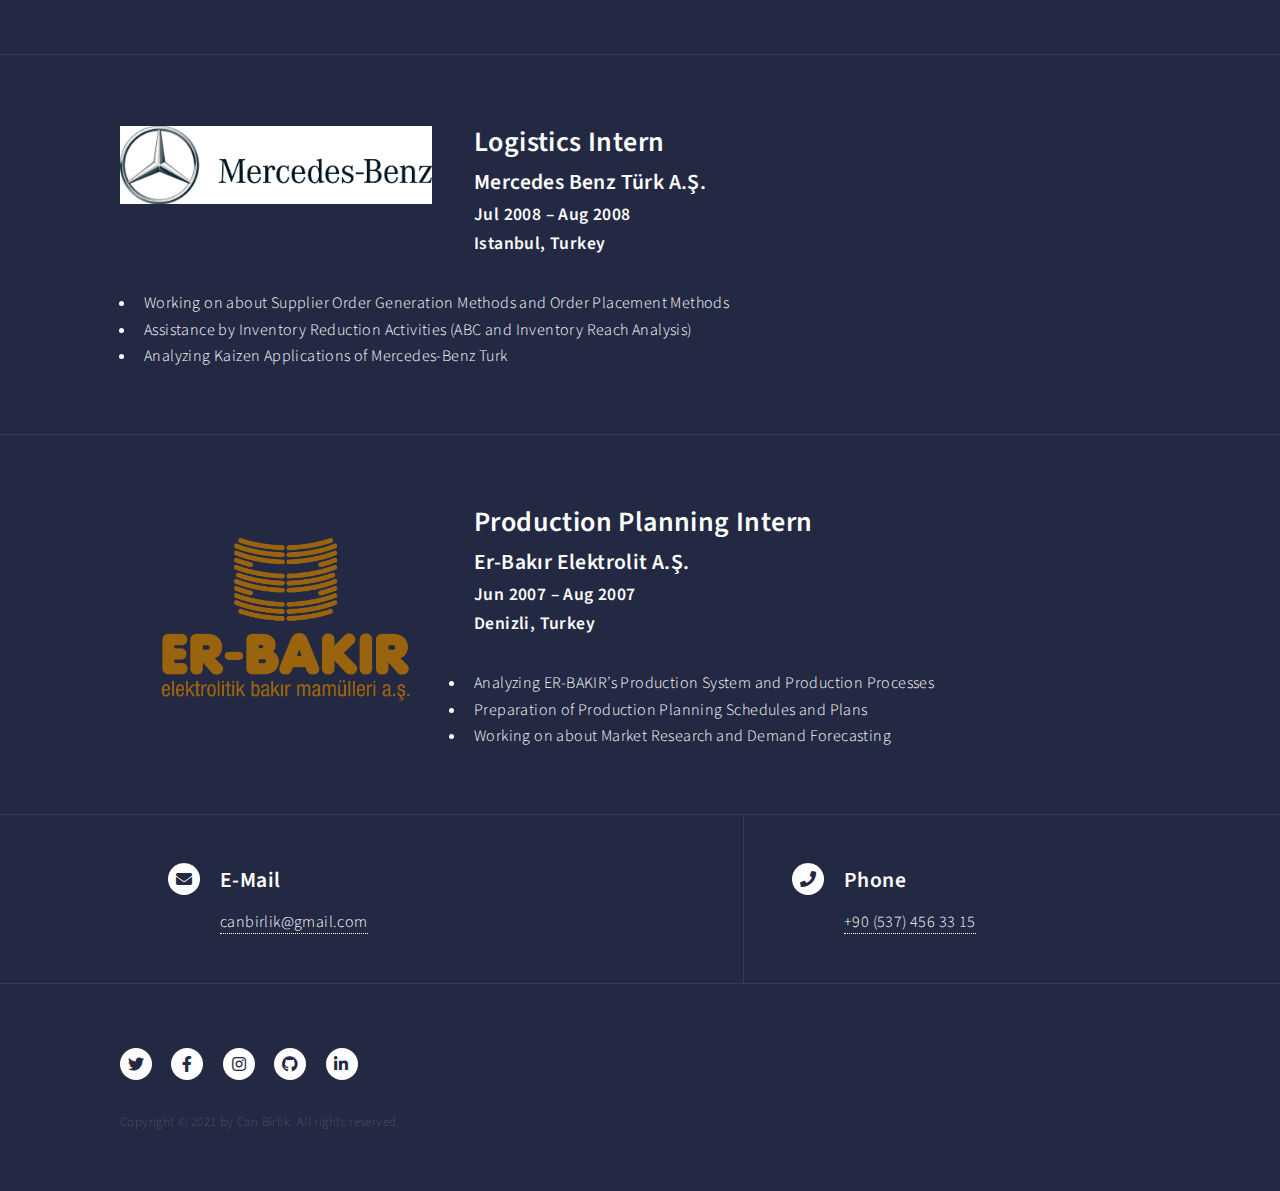
<file: experience-details.html>
<!DOCTYPE HTML>

<html>
	<head>
		<title>My Experience Details - Can Birlik</title>
		<meta name="description" content="This is the Experience Details Web Page of Can Birlik.">
		<meta charset="utf-8" />
		<meta name="viewport" content="width=device-width, initial-scale=1, user-scalable=no" />
		<link rel="stylesheet" href="assets/css/main.css" />
		<noscript><link rel="stylesheet" href="assets/css/noscript.css" /></noscript>
		<link rel="apple-touch-icon" sizes="180x180" href="assets/icons/apple-touch-icon.png">
		<link rel="icon" type="image/png" sizes="32x32" href="assets/icons/favicon-32x32.png">
		<link rel="icon" type="image/png" sizes="16x16" href="assets/icons/favicon-16x16.png">
		<link rel="manifest" href="assets/icons/site.webmanifest">
		<link rel="mask-icon" href="assets/icons/safari-pinned-tab.svg" color="#5bbad5">
		<link rel="shortcut icon" href="assets/icons/favicon.ico">
		<meta name="msapplication-TileColor" content="#da532c">
		<meta name="msapplication-config" content="assets/icons/browserconfig.xml">
		<meta name="theme-color" content="#ffffff">
	</head>
	<body class="is-preload">

		<!-- Wrapper -->
			<div id="wrapper">

				<!-- Header -->
					<header id="header">
						<a href="index.html" class="logo"><strong>CAN</strong> <span>BİRLİK</span></a>
						<nav>
							<a href="#menu">Menu</a>
						</nav>
					</header>

				<!-- Menu -->
					<nav id="menu">
						<ul class="links">
							<li><a href="index.html">Home</a></li>
							<li><a href="blog.html">My Blog</a></li>
							<li><a href="experience.html">Experience</a></li>
							<li><a href="certifications.html">Certifications</a></li>
							<li><a href="skills.html">Skills</a></li>
							<li><a href="education.html">Education</a></li>
							<li><a href="accomplishments.html">Accomplishments</a></li>
						</ul>
					</nav>

				<!-- Main -->
					<div id="main" class="alt">

						<!-- One -->
							<section id="one" class="experience-details">
								<div class="inner">
									<header class="major">
										<h1>Experience Details</h1>
									</header>
									
									<h2><span class="image left"><img src="images/KocSistem_logo.png" alt="KocSistem Logo"/></span>Senior Solution Manager</h2>
									<h3>KoçSistem Information and Communication Services Inc.</h3>
									<h4>Jul 2017 – Present</h4>
									<h4>Istanbul, Turkey</h4>
									<p>
										<h4>The main services in the scope of responsibility are;</h4></br>
										Data Center Services</br>
										<ul><li>Co-Location (Dedicated and Shared)</li></ul>
										Cloud Services</br>
										<ul>
											<li>Private, Public and Hybrid Cloud Management</li>
											<li>Maximus Cloud Service (IaaS)</li>
											<li>HANA As A Service (HaaS)</li>
											<li>Maximus Exadata and Exalogic Service</li>
											<li>Back Up As A Service (BaaS)</li>
											<li>Disaster As A Service (DRaaS)</li>
											<li>Maximus Container Platform Service (PaaS)</li>
											<li>Azure Managed Services</li>
										</ul>
										Managed Services (Local & Remote)</br>
										<ul>
											<li>Virtualization (VMWare, Hyper-V, Citrix)</li>
											<li>O/S (MS Windows, Linux, Unix)</li>
											<li>SAP BASIS</li>
											<li>DB (MS SQL, Oracle, DB2, MySQL, Cassandra, Redis, PostgreSQL, MariaDB, MongoDB, etc.)</li>
											<li>Middleware (Weblogic, Websphere, Apache, PHP, etc.)</li>
											<li>Analytic (Apache Spark, Elastic Search, Kibana, Zeppelin, RabbitMQ, etc.)</li>
											<li>Microsoft Services (Domain Controller / Active Directory, IIS Web Server, File and Print Server, Exchange Mail Server, Mail Archiving Server, Skype Server)</li>
										</ul>
										NOC (Network Operation Center) Services</br>
										<ul>
											<li>Monitoring of LAN & WAN Switches, Routers, WLC, AP</li>
											<li>Managed Network Services</li>
											<li>NetFlow Service</li>
											<li>Cisco & AVAYA Call Center Infrastructure</li>
										</ul>
										SOC (Security Operation Center) Services</br>
										<ul>
											<li>SIEM and SOC Services</li>
											<li>Shared and Dedicated Security Solutions</li>
											<li>Managed Security Services</li>
										</ul>
										<ul>
											<li>Being a Trusted Adviser for My Customers.</li>
											<li>Overall responsibility of designing the best solution and preparing proposals for Managed Services and IT Outsourcing Projects.</li>
											<li>Understanding Customer Business Needs, creating best matching solutions for these needs, presenting the suggested solution to both technical and management teams, preparing proposals for the approved solution design, overseeing delivery of the solution and managing the project lifecycle.</li>
											<li>Working closely with Account Managers and Executive Management to develop Winning Strategy for the proposals.</li>
											<li>Performing price and solution negotiations with Vendors and Business Partners.</li>
											<li>Expert knowledge on pricing and ability to lead discussions with Pricing and Finance Teams.</li>
											<li>Managing Contract Renewal process for existing customers.</li>
											<li>Helping Product Management teams to create new solutions by preparing sector analysis</li>
											<li>Educating Customers and Internal Teams on the value propositions and technical details of KoçSistem Solutions on both training and countrywide events.</li>
										</ul>
									</p>
								</div>
							</section>					
									
							<section id="one" class="experience-details">
								<div class="inner">
									<h2><span class="image left"><img src="images/IBM_Logo.png" alt="IBM Logo"/></span>Sales Specialist</h2>
									<h3>IBM</h3>
									<h4>May 2015 – Jun 2017</h4>
									<h4>Istanbul, Turkey</h4>
									<p>
										<h4>Data Center & Infrastructure & Managed Services</h4></br>
										Executing the Sales of following IT Services in scope of the IT outsourcing projects;</br>
										<ul>
											<li>Co-Location Services</li>
											<li>Cloud Solutions</li>
											<li>Operating System, Database, Middleware and Application Managed Services</li>
											<li>SAP BASIS Managed Services</li>
											<li>Network and Security Managed Services</li>
										</ul>
										Executing the Sales of the following IBM e-Transformation Cloud Services;</br>
										<ul>
											<li>e-Invoice</li>
											<li>e-Ledger</li>
											<li>e-Archive</li>
											<li>e-Ticket</li>
										</ul>
									</p>
								</div>
							</section>
							
							<section id="one" class="experience-details">
								<div class="inner">
									<h2><span class="image left"><img src="images/KocSistem_logo.png" alt="KocSistem Logo"/></span>Data Center Solutions and Services Sales Manager</h2>
									<h3>KoçSistem Information and Communication Services Inc.</h3>
									<h4>Jul 2009 – Apr 2015</h4>
									<h4>Istanbul, Turkey</h4>
									<p>
										<ul>
											<li>Producing customer-specific proposals and attending customer meetings and presentations</li>
											<li>Following and controlling all the sales cycle beginning from pre-sales activities till after sales and contract processes</li>
											<li>Building and maintaining customer satisfaction through the development of broad customer relationships</li>
											<li>Making Cross-Selling and Up-Selling plans for the customers regarding their needs</li>
											<li>Generating substantive sales opportunity pipelines to achieve sales targets</li>
											<li>Analyzing market trends and potential opportunities for Outsourcing Services</li>
										</ul>
									</p>
								</div>
							</section>
							
							<section id="one" class="experience-details">
								<div class="inner">
									<h2><span class="image left"><img src="images/PepperRoger.png" alt="PepperRoger Logo"/></span>Part Time Intern</h2>
									<h3>Peppers & Rogers Group</h3>
									<h4>Jan 2009 – Jun 2009</h4>
									<h4>Istanbul, Turkey</h4>
									<p>
										<ul>
											<li>Worked on the Modeling and Sizing Project for a bank</li>
											<li>Worked on the Customer Data Quality Project</li>
										</ul>
									</p>
								</div>
							</section>
							
							<section id="one" class="experience-details">
								<div class="inner">
									<h2><span class="image left"><img src="images/Mercedes-Logo.jpg" alt="Mercedes Logo"/></span>Logistics Intern</h2>
									<h3>Mercedes Benz Türk A.Ş.</h3>
									<h4>Jul 2008 – Aug 2008</h4>
									<h4>Istanbul, Turkey</h4>
									<p>
										<ul>
											<li>Working on about Supplier Order Generation Methods and Order Placement Methods</li>
											<li>Assistance by Inventory Reduction Activities (ABC and Inventory Reach Analysis)</li>
											<li> Analyzing Kaizen Applications of Mercedes-Benz Turk</li>
										</ul>
									</p>
								</div>
							</section>
							
							<section id="one" class="experience-details">
								<div class="inner">
									<h2><span class="image left"><img src="images/er-bakir.png" alt="Er-Bakır Logo"/></span>Production Planning Intern</h2>
									<h3>Er-Bakır Elektrolit A.Ş.</h3>
									<h4>Jun 2007 – Aug 2007</h4>
									<h4>Denizli, Turkey</h4>
									<p>
										<ul>
											<li>Analyzing ER-BAKIR’s Production System and Production Processes</li>
											<li>Preparation of Production Planning Schedules and Plans</li>
											<li>Working on about Market Research and Demand Forecasting</li>
										</ul>
									</p>
								</div>
							</section>

					</div>

				<!-- Contact -->
					<section id="contact">
						<div class="inner">
							<section class="split">
								<section>
									<div class="contact-method">
										<span class="icon solid alt fa-envelope"></span>
										<h3>E-Mail</h3>
										<a href="mailto: canbirlik@gmail.com">canbirlik@gmail.com</a>
									</div>
								</section>
							</section>
							<section class="split">
								<section>
									<div class="contact-method">
										<span class="icon solid alt fa-phone"></span>
										<h3>Phone</h3>
										<a href="tel: +905374563315">+90 (537) 456 33 15</a>
									</div>
								</section>
							</section>
						</div>
					</section>

				<!-- Footer -->
					<footer id="footer">
						<div class="inner">
							<ul class="icons contact_icons">
								<li><a href="https://twitter.com/canbrlk" class="icon brands alt fa-twitter"><span class="label">Twitter</span></a></li>
								<li><a href="https://www.facebook.com/canbirlik" class="icon brands alt fa-facebook-f"><span class="label">Facebook</span></a></li>
								<li><a href="https://www.instagram.com/canbirlik/" class="icon brands alt fa-instagram"><span class="label">Instagram</span></a></li>
								<li><a href="https://github.com/Canbirlik" class="icon brands alt fa-github"><span class="label">GitHub</span></a></li>
								<li><a href="https://www.linkedin.com/in/canbirlik/" class="icon brands alt fa-linkedin-in"><span class="label">LinkedIn</span></a></li>
							</ul>
							<ul class="copyright contact-copyright">
								<li>Copyright &copy; 2021 by Can Birlik. All rights reserved.</li>
							</ul>
						</div>
					</footer>

			</div>

		<!-- Scripts -->
			<script src="assets/js/jquery.min.js"></script>
			<script src="assets/js/jquery.scrolly.min.js"></script>
			<script src="assets/js/jquery.scrollex.min.js"></script>
			<script src="assets/js/browser.min.js"></script>
			<script src="assets/js/breakpoints.min.js"></script>
			<script src="assets/js/util.js"></script>
			<script src="assets/js/main.js"></script>

	</body>
</html>
</file>
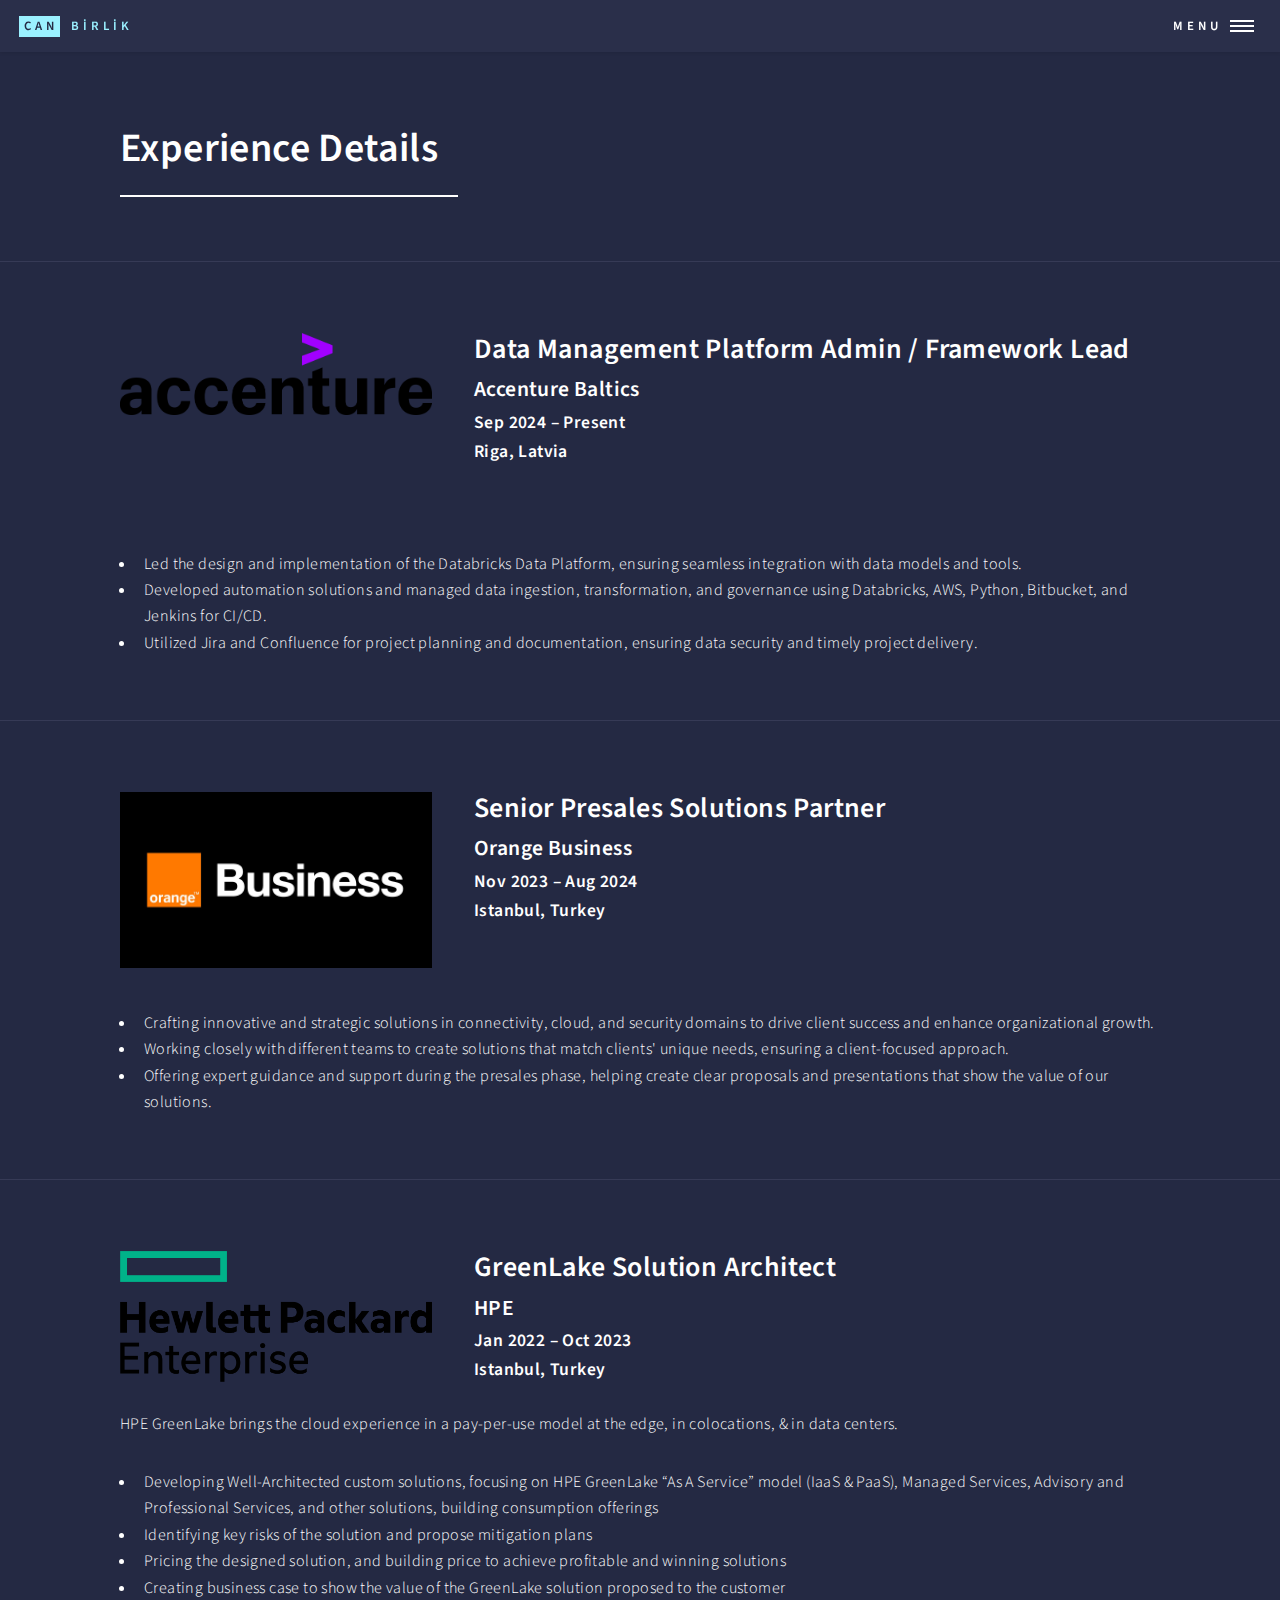
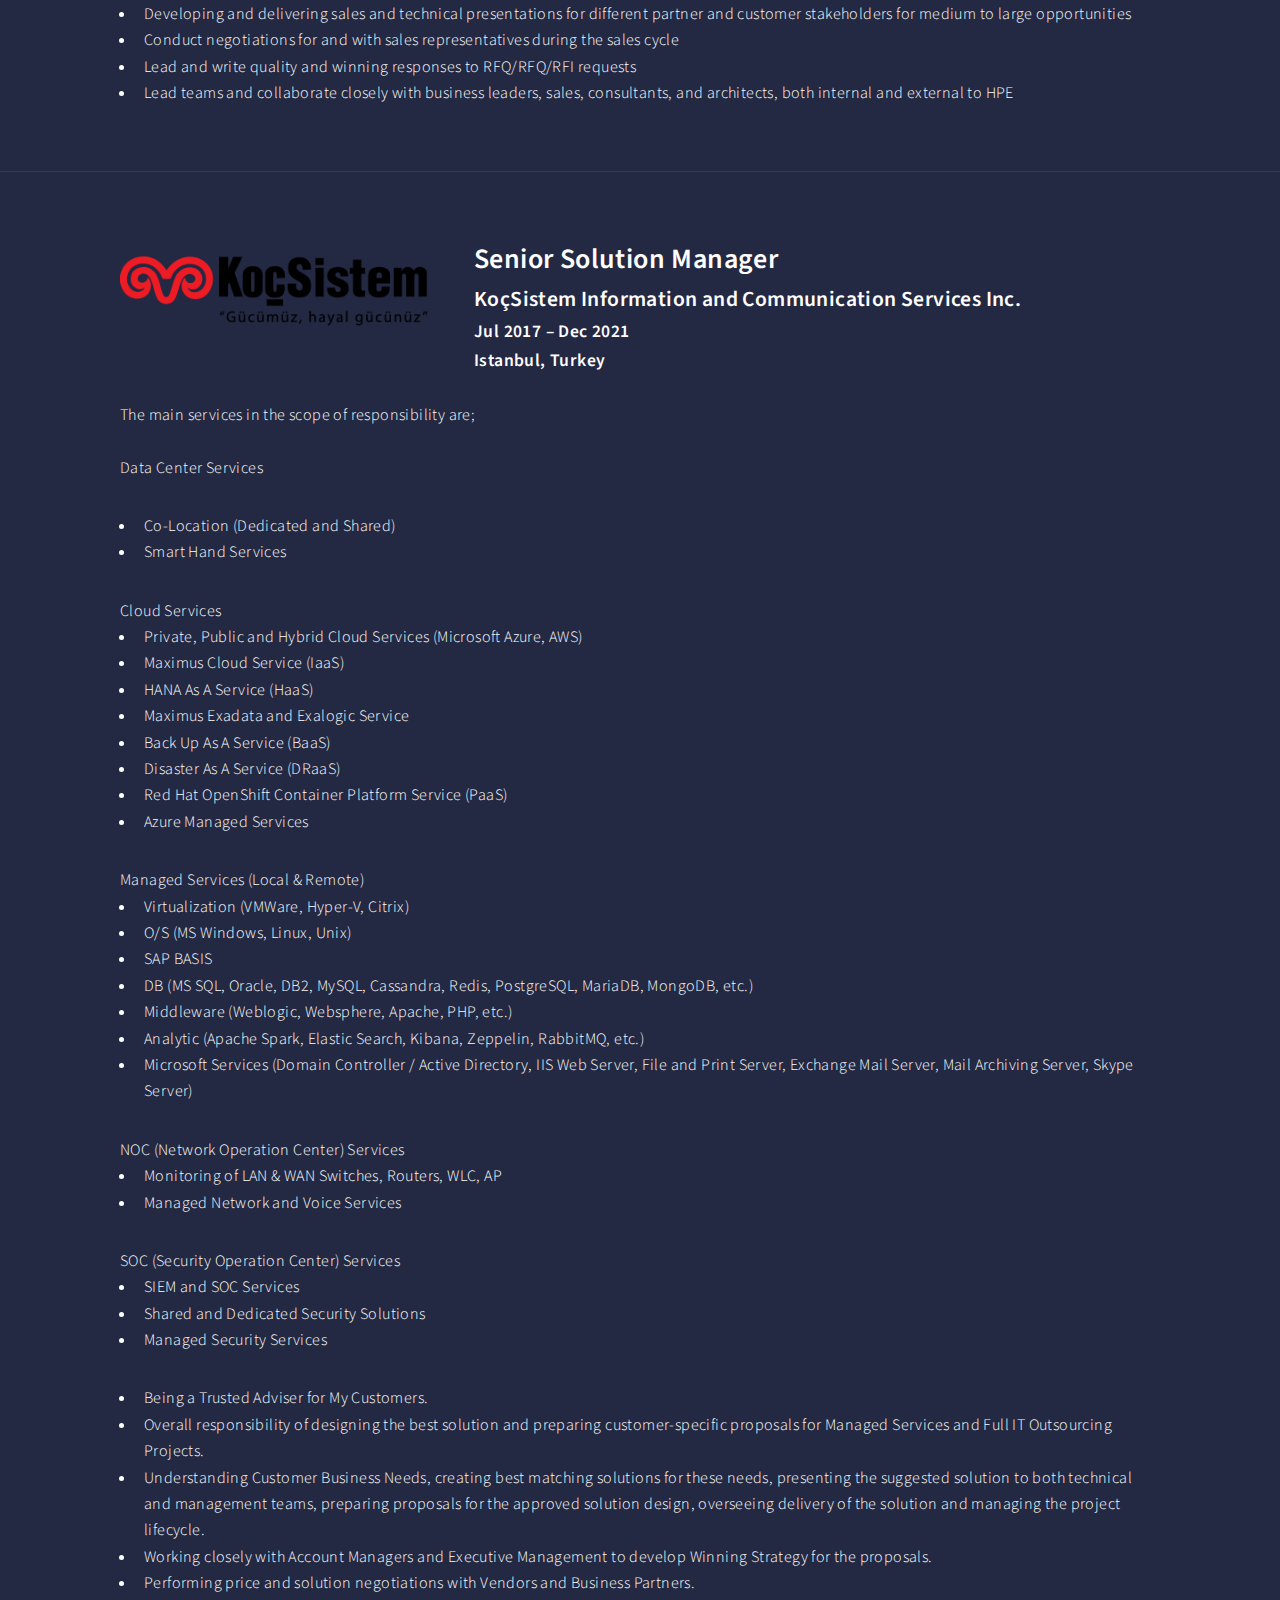
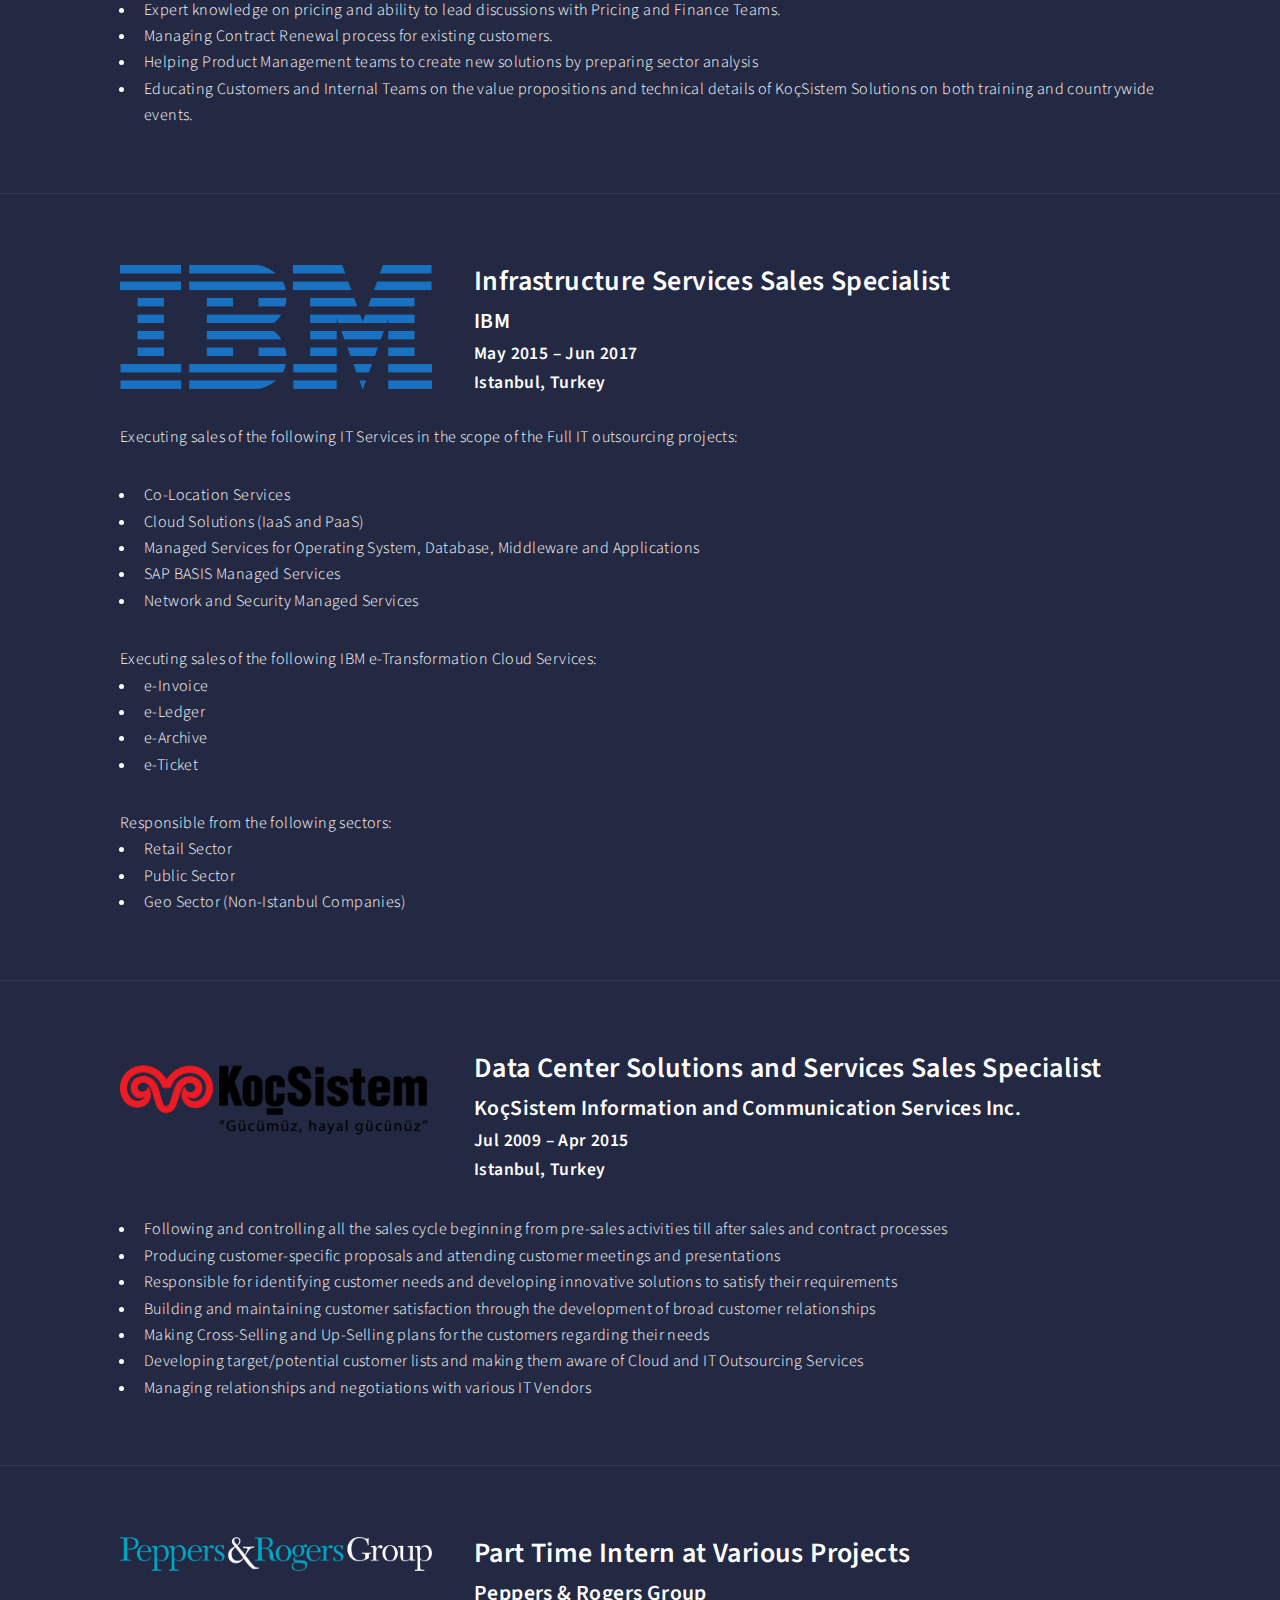
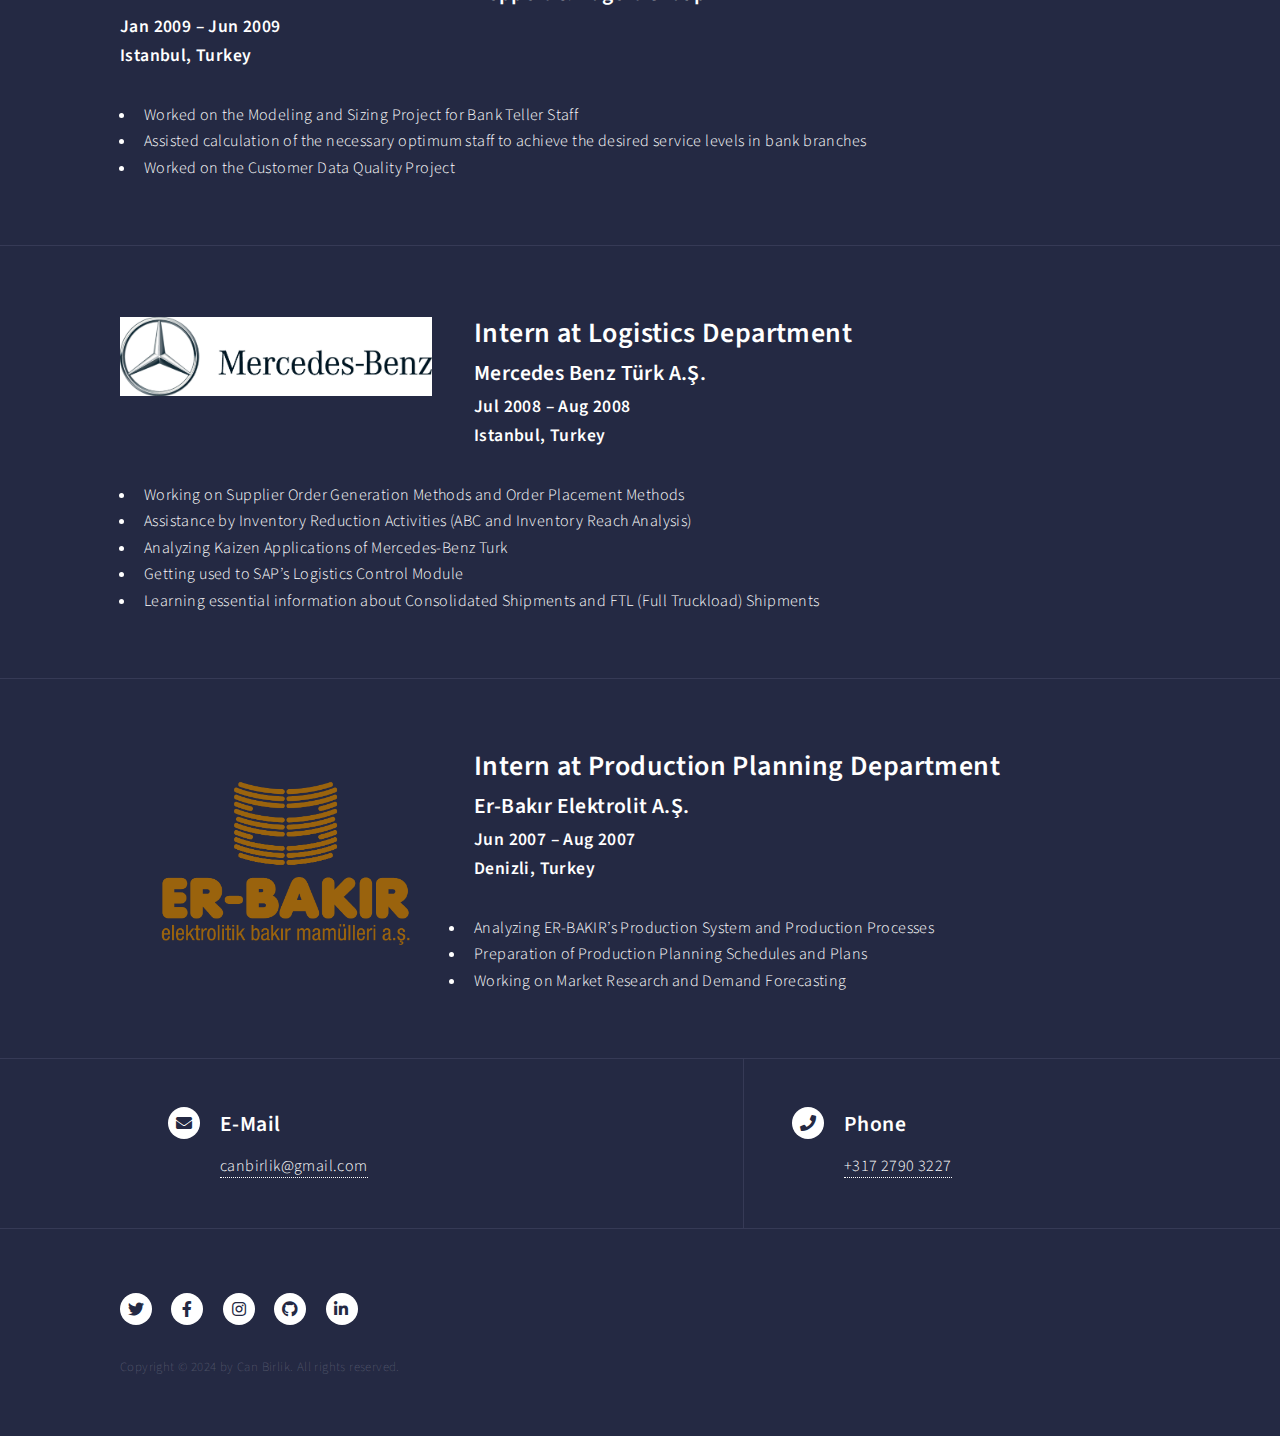
<file: experience.html>
<!DOCTYPE HTML>

<html>
	<head>
		<title>My Experience Details - Can Birlik</title>
		<meta name="description" content="This is the Experience Details Web Page of Can Birlik.">
		<meta charset="utf-8" />
		<meta name="viewport" content="width=device-width, initial-scale=1, user-scalable=no" />
		<link rel="stylesheet" href="assets/css/main.css" />
		<noscript><link rel="stylesheet" href="assets/css/noscript.css" /></noscript>
		<link rel="apple-touch-icon" sizes="180x180" href="assets/icons/apple-touch-icon.png">
		<link rel="icon" type="image/png" sizes="32x32" href="assets/icons/favicon-32x32.png">
		<link rel="icon" type="image/png" sizes="16x16" href="assets/icons/favicon-16x16.png">
		<link rel="manifest" href="assets/icons/site.webmanifest">
		<link rel="mask-icon" href="assets/icons/safari-pinned-tab.svg" color="#5bbad5">
		<link rel="shortcut icon" href="assets/icons/favicon.ico">
		<meta name="msapplication-TileColor" content="#da532c">
		<meta name="msapplication-config" content="assets/icons/browserconfig.xml">
		<meta name="theme-color" content="#ffffff">
	</head>
	<body class="is-preload">

		<!-- Wrapper -->
			<div id="wrapper">

				<!-- Header -->
					<header id="header">
						<a href="index.html" class="logo"><strong>CAN</strong> <span>BİRLİK</span></a>
						<nav>
							<a href="#menu">Menu</a>
						</nav>
					</header>

				<!-- Menu -->
					<nav id="menu">
						<ul class="links">
							<li><a href="index.html">Home</a></li>
							<li><a href="experience.html">Experience</a></li>
							<li><a href="certifications.html">Certifications</a></li>
							<li><a href="skills.html">Skills</a></li>
							<li><a href="accomplishments.html">Accomplishments</a></li>
							<li><a href="education.html">Education</a></li>
							<li><a href="blog.html">My Blog</a></li>
						</ul>
					</nav>

				<!-- Main -->
					<div id="main" class="alt">

						<!-- One -->
							<section id="one" class="experience-details">
								<div class="inner">
									<header class="major">
										<h1>Experience Details</h1>
									</header>
								</div>
							</section>

							<section id="one" class="experience-details">
								<div class="inner">
									<h2><span class="image left"><img src="images/acc_logo.png" alt="Accenture Logo"/></span>Data Management Platform Admin / Framework Lead</h2>
									<h3>Accenture Baltics</h3>
									<h4>Sep 2024 – Present</h4>
									<h4>Riga, Latvia</h4>
									<p>
									<br></br>
									<ul>
									<li>Led the design and implementation of the Databricks Data Platform, ensuring seamless integration with data models and tools.</li>
									<li>Developed automation solutions and managed data ingestion, transformation, and governance using Databricks, AWS, Python, Bitbucket, and Jenkins for CI/CD.</li>
									<li>Utilized Jira and Confluence for project planning and documentation, ensuring data security and timely project delivery.</li>
									</ul>	
									</p>	
								</div>
							</section>
									
							<section id="one" class="experience-details">
								<div class="inner">
									<h2><span class="image left"><img src="images/orange.jpg" alt="Orange Logo"/></span>Senior Presales Solutions Partner</h2>
									<h3>Orange Business</h3>
									<h4>Nov 2023 – Aug 2024</h4>
									<h4>Istanbul, Turkey</h4>
									<p>
									<br></br>
									<ul>
									<li>Crafting innovative and strategic solutions in connectivity, cloud, and security domains to drive client success and enhance organizational growth.</li>
									<li>Working closely with different teams to create solutions that match clients' unique needs, ensuring a client-focused approach.</li>
									<li>Offering expert guidance and support during the presales phase, helping create clear proposals and presentations that show the value of our solutions.</li>
									</ul>	
									</p>	
								</div>
							</section>	

							<section id="one" class="experience-details">
								<div class="inner">
									<h2><span class="image left"><img src="images/HPE.png" alt="HPE Logo"/></span>GreenLake Solution Architect</h2>
									<h3>HPE</h3>
									<h4>Jan 2022 – Oct 2023</h4>
									<h4>Istanbul, Turkey</h4>
									<p>
									<br>HPE GreenLake brings the cloud experience in a pay-per-use model at the edge, in colocations, & in data centers.</br>
										<ul>				
											<li>Developing Well-Architected custom solutions, focusing on HPE GreenLake “As A Service” model (IaaS & PaaS), Managed Services, Advisory and Professional Services, and other solutions, building consumption offerings</li>
											<li>Identifying key risks of the solution and propose mitigation plans</li>
											<li>Pricing the designed solution, and building price to achieve profitable and winning solutions</li>
											<li>Creating business case to show the value of the GreenLake solution proposed to the customer</li>
											<li>Developing and delivering sales and technical presentations for different partner and customer stakeholders for medium to large opportunities</li>
											<li>Conduct negotiations for and with sales representatives during the sales cycle</li>
											<li>Lead and write quality and winning responses to RFQ/RFQ/RFI requests</li>
											<li>Lead teams and collaborate closely with business leaders, sales, consultants, and architects, both internal and external to HPE</li>
										</ul>
									</p>	
								</div>
							</section>
									
							<section id="one" class="experience-details">
								<div class="inner">
									<h2><span class="image left"><img src="images/KocSistem_logo.png" alt="KocSistem Logo"/></span>Senior Solution Manager</h2>
									<h3>KoçSistem Information and Communication Services Inc.</h3>
									<h4>Jul 2017 – Dec 2021</h4>
									<h4>Istanbul, Turkey</h4>
									<p>
										<br>The main services in the scope of responsibility are;</br></br>
										Data Center Services</br>
										<ul>				
											<li>Co-Location (Dedicated and Shared)</li>
											<li>Smart Hand Services</li>
										</ul>
										Cloud Services</br>
										<ul>
											<li>Private, Public and Hybrid Cloud Services (Microsoft Azure, AWS)</li>
											<li>Maximus Cloud Service (IaaS)</li>
											<li>HANA As A Service (HaaS)</li>
											<li>Maximus Exadata and Exalogic Service</li>
											<li>Back Up As A Service (BaaS)</li>
											<li>Disaster As A Service (DRaaS)</li>
											<li>Red Hat OpenShift Container Platform Service (PaaS)</li>
											<li>Azure Managed Services</li>
										</ul>
										Managed Services (Local & Remote)</br>
										<ul>
											<li>Virtualization (VMWare, Hyper-V, Citrix)</li>
											<li>O/S (MS Windows, Linux, Unix)</li>
											<li>SAP BASIS</li>
											<li>DB (MS SQL, Oracle, DB2, MySQL, Cassandra, Redis, PostgreSQL, MariaDB, MongoDB, etc.)</li>
											<li>Middleware (Weblogic, Websphere, Apache, PHP, etc.)</li>
											<li>Analytic (Apache Spark, Elastic Search, Kibana, Zeppelin, RabbitMQ, etc.)</li>
											<li>Microsoft Services (Domain Controller / Active Directory, IIS Web Server, File and Print Server, Exchange Mail Server, Mail Archiving Server, Skype Server)</li>
										</ul>
										NOC (Network Operation Center) Services</br>
										<ul>
											<li>Monitoring of LAN & WAN Switches, Routers, WLC, AP</li>
											<li>Managed Network and Voice Services</li>
										</ul>
										SOC (Security Operation Center) Services</br>
										<ul>
											<li>SIEM and SOC Services</li>
											<li>Shared and Dedicated Security Solutions</li>
											<li>Managed Security Services</li>
										</ul>
										<ul>
											<li>Being a Trusted Adviser for My Customers.</li>
											<li>Overall responsibility of designing the best solution and preparing customer-specific proposals for Managed Services and Full IT Outsourcing Projects.</li>
											<li>Understanding Customer Business Needs, creating best matching solutions for these needs, presenting the suggested solution to both technical and management teams, preparing proposals for the approved solution design, overseeing delivery of the solution and managing the project lifecycle.</li>
											<li>Working closely with Account Managers and Executive Management to develop Winning Strategy for the proposals.</li>
											<li>Performing price and solution negotiations with Vendors and Business Partners.</li>
											<li>Expert knowledge on pricing and ability to lead discussions with Pricing and Finance Teams.</li>
											<li>Managing Contract Renewal process for existing customers.</li>
											<li>Helping Product Management teams to create new solutions by preparing sector analysis</li>
											<li>Educating Customers and Internal Teams on the value propositions and technical details of KoçSistem Solutions on both training and countrywide events.</li>
										</ul>
									</p>
								</div>
							</section>					
									
							<section id="one" class="experience-details">
								<div class="inner">
									<h2><span class="image left"><img src="images/IBM_Logo.png" alt="IBM Logo"/></span>Infrastructure Services Sales Specialist</h2>
									<h3>IBM</h3>
									<h4>May 2015 – Jun 2017</h4>
									<h4>Istanbul, Turkey</h4>
									<p>
										<br>Executing sales of the following IT Services in the scope of the Full IT outsourcing projects:</br>
										<ul>
											<li>Co-Location Services</li>
											<li>Cloud Solutions (IaaS and PaaS)</li>
											<li>Managed Services for Operating System, Database, Middleware and Applications</li>
											<li>SAP BASIS Managed Services</li>
											<li>Network and Security Managed Services</li>
										</ul>
										Executing sales of the following IBM e-Transformation Cloud Services:</br>
										<ul>
											<li>e-Invoice</li>
											<li>e-Ledger</li>
											<li>e-Archive</li>
											<li>e-Ticket</li>
										</ul>
										Responsible from the following sectors:</br>
										<ul>
											<li>Retail Sector</li>
											<li>Public Sector</li>
											<li>Geo Sector (Non-Istanbul Companies)</li>
										</ul>
									</p>
								</div>
							</section>
							
							<section id="one" class="experience-details">
								<div class="inner">
									<h2><span class="image left"><img src="images/KocSistem_logo.png" alt="KocSistem Logo"/></span>Data Center Solutions and Services Sales Specialist</h2>
									<h3>KoçSistem Information and Communication Services Inc.</h3>
									<h4>Jul 2009 – Apr 2015</h4>
									<h4>Istanbul, Turkey</h4>
									<p>
										<ul>
											<li>Following and controlling all the sales cycle beginning from pre-sales activities till after sales and contract processes</li>
											<li>Producing customer-specific proposals and attending customer meetings and presentations</li>
											<li>Responsible for identifying customer needs and developing innovative solutions to satisfy their requirements</li>
											<li>Building and maintaining customer satisfaction through the development of broad customer relationships</li>
											<li>Making Cross-Selling and Up-Selling plans for the customers regarding their needs</li>
											<li>Developing target/potential customer lists and making them aware of Cloud and IT Outsourcing Services</li>
											<li>Managing relationships and negotiations with various IT Vendors</li>
										</ul>
									</p>
								</div>
							</section>
							
							<section id="one" class="experience-details">
								<div class="inner">
									<h2><span class="image left"><img src="images/PepperRoger.png" alt="PepperRoger Logo"/></span>Part Time Intern at Various Projects</h2>
									<h3>Peppers & Rogers Group</h3>
									<h4>Jan 2009 – Jun 2009</h4>
									<h4>Istanbul, Turkey</h4>
									<p>
										<ul>
											<li>Worked on the Modeling and Sizing Project for Bank Teller Staff</li>
											<li>Assisted calculation of the necessary optimum staff to achieve the desired service levels in bank branches</li>
											<li>Worked on the Customer Data Quality Project</li>
										</ul>
									</p>
								</div>
							</section>
							
							<section id="one" class="experience-details">
								<div class="inner">
									<h2><span class="image left"><img src="images/Mercedes-Logo.jpg" alt="Mercedes Logo"/></span>Intern at Logistics Department</h2>
									<h3>Mercedes Benz Türk A.Ş.</h3>
									<h4>Jul 2008 – Aug 2008</h4>
									<h4>Istanbul, Turkey</h4>
									<p>
										<ul>
											<li>Working on Supplier Order Generation Methods and Order Placement Methods</li>
											<li>Assistance by Inventory Reduction Activities (ABC and Inventory Reach Analysis)</li>
											<li>Analyzing Kaizen Applications of Mercedes-Benz Turk</li>
											<li>Getting used to SAP’s Logistics Control Module</li>
											<li>Learning essential information about Consolidated Shipments and FTL (Full Truckload) Shipments</li>
										</ul>
									</p>
								</div>
							</section>
							
							<section id="one" class="experience-details">
								<div class="inner">
									<h2><span class="image left"><img src="images/er-bakir.png" alt="Er-Bakır Logo"/></span>Intern at Production Planning Department</h2>
									<h3>Er-Bakır Elektrolit A.Ş.</h3>
									<h4>Jun 2007 – Aug 2007</h4>
									<h4>Denizli, Turkey</h4>
									<p>
										<ul>
											<li>Analyzing ER-BAKIR’s Production System and Production Processes</li>
											<li>Preparation of Production Planning Schedules and Plans</li>
											<li>Working on Market Research and Demand Forecasting</li>
										</ul>
									</p>
								</div>
							</section>

					</div>

				<!-- Contact -->
					<section id="contact">
						<div class="inner">
							<section class="split">
								<section>
									<div class="contact-method">
										<span class="icon solid alt fa-envelope"></span>
										<h3>E-Mail</h3>
										<a href="mailto: canbirlik@gmail.com">canbirlik@gmail.com</a>
									</div>
								</section>
							</section>
							<section class="split">
								<section>
									<div class="contact-method">
										<span class="icon solid alt fa-phone"></span>
										<h3>Phone</h3>
										<a href="tel: +31727903227">+317 2790 3227</a>
									</div>
								</section>
							</section>
						</div>
					</section>

				<!-- Footer -->
					<footer id="footer">
						<div class="inner">
							<ul class="icons contact_icons">
								<li><a href="https://twitter.com/canbrlk" class="icon brands alt fa-twitter"><span class="label">Twitter</span></a></li>
								<li><a href="https://www.facebook.com/canbirlik" class="icon brands alt fa-facebook-f"><span class="label">Facebook</span></a></li>
								<li><a href="https://www.instagram.com/canbirlik/" class="icon brands alt fa-instagram"><span class="label">Instagram</span></a></li>
								<li><a href="https://github.com/Canbirlik" class="icon brands alt fa-github"><span class="label">GitHub</span></a></li>
								<li><a href="https://www.linkedin.com/in/canbirlik/" class="icon brands alt fa-linkedin-in"><span class="label">LinkedIn</span></a></li>
							</ul>
							<ul class="copyright contact-copyright">
								<li>Copyright &copy; 2024 by Can Birlik. All rights reserved.</li>
							</ul>
						</div>
					</footer>

			</div>

		<!-- Scripts -->
			<script src="assets/js/jquery.min.js"></script>
			<script src="assets/js/jquery.scrolly.min.js"></script>
			<script src="assets/js/jquery.scrollex.min.js"></script>
			<script src="assets/js/browser.min.js"></script>
			<script src="assets/js/breakpoints.min.js"></script>
			<script src="assets/js/util.js"></script>
			<script src="assets/js/main.js"></script>

	</body>
</html>
</file>
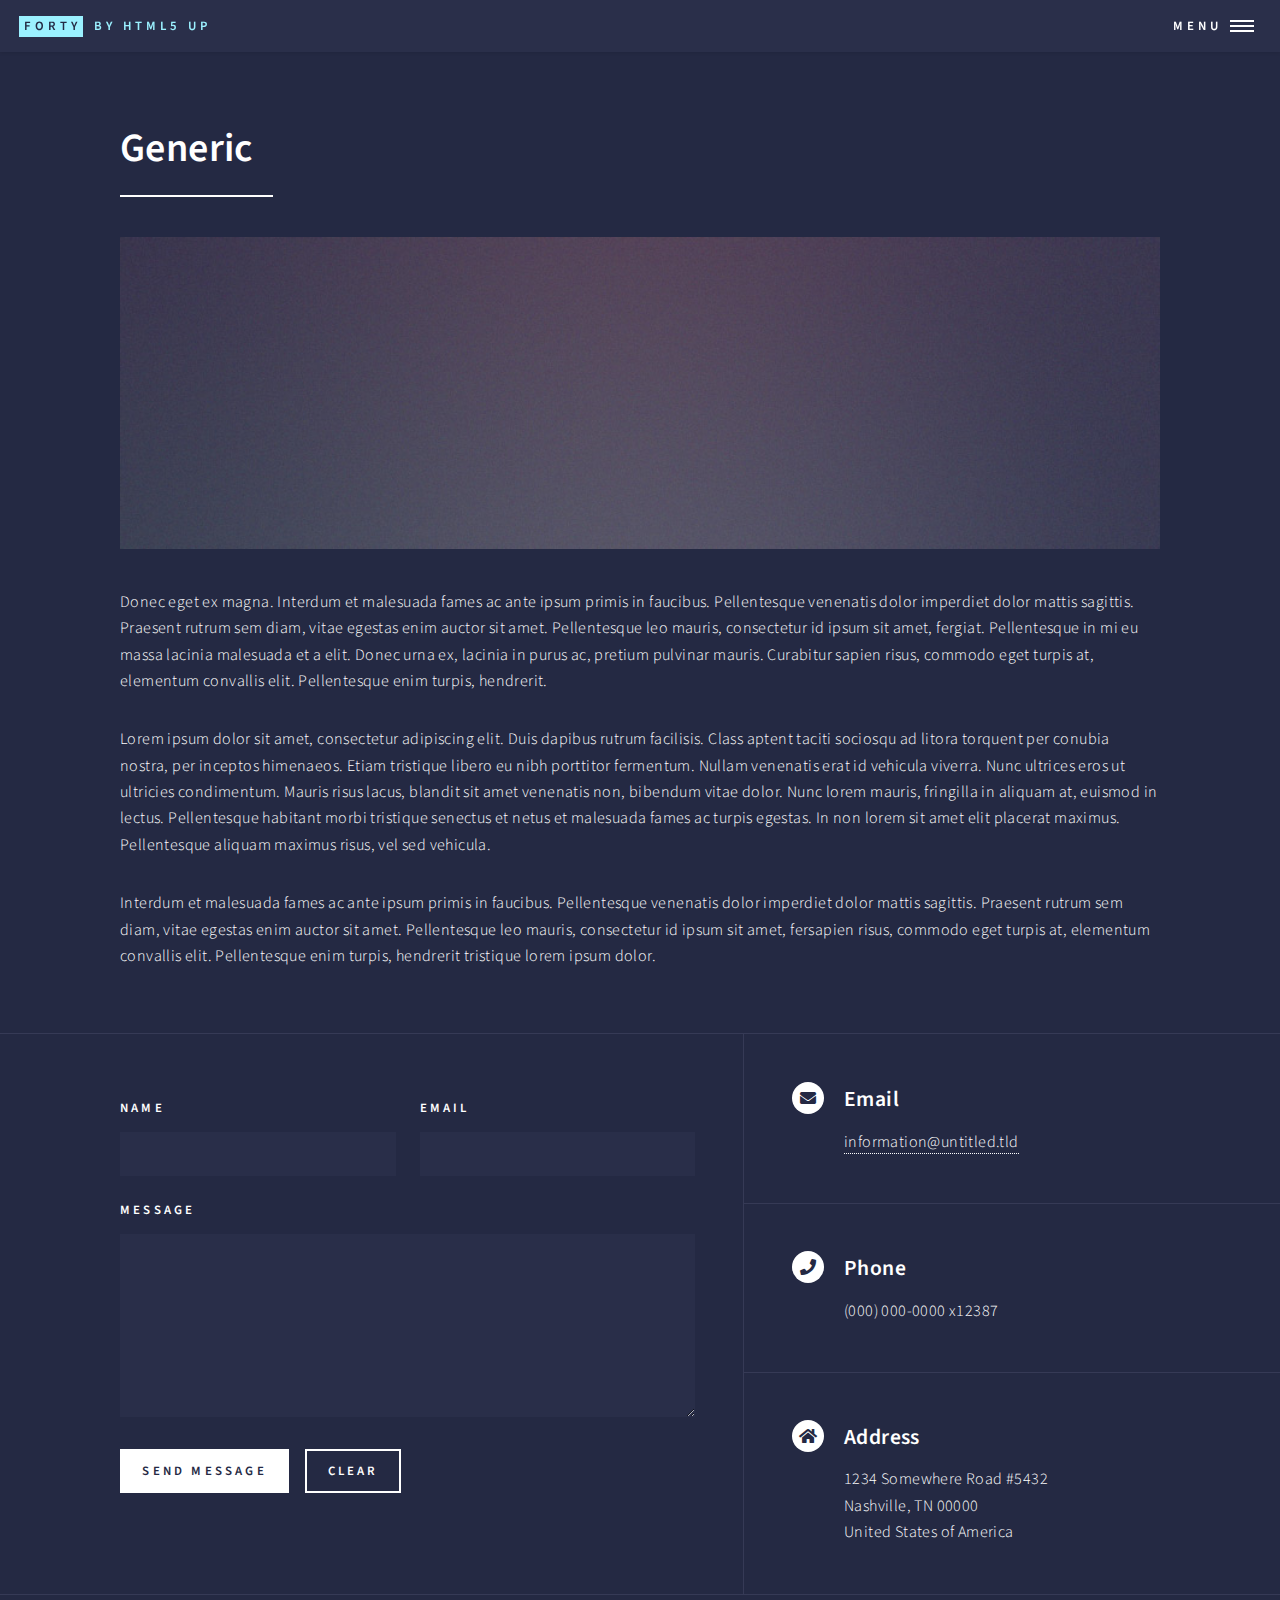
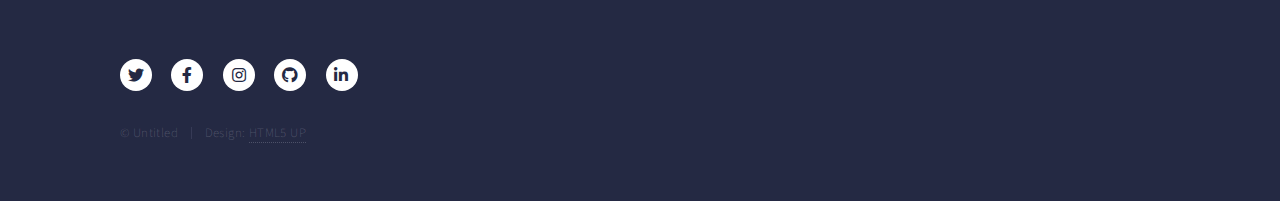
<file: generic.html>
<!DOCTYPE HTML>
<!--
	Forty by HTML5 UP
	html5up.net | @ajlkn
	Free for personal and commercial use under the CCA 3.0 license (html5up.net/license)
-->
<html>
	<head>
		<title>Generic - Forty by HTML5 UP</title>
		<meta charset="utf-8" />
		<meta name="viewport" content="width=device-width, initial-scale=1, user-scalable=no" />
		<link rel="stylesheet" href="assets/css/main.css" />
		<noscript><link rel="stylesheet" href="assets/css/noscript.css" /></noscript>
	</head>
	<body class="is-preload">

		<!-- Wrapper -->
			<div id="wrapper">

				<!-- Header -->
					<header id="header">
						<a href="index.html" class="logo"><strong>Forty</strong> <span>by HTML5 UP</span></a>
						<nav>
							<a href="#menu">Menu</a>
						</nav>
					</header>

				<!-- Menu -->
					<nav id="menu">
						<ul class="links">
							<li><a href="index.html">Home</a></li>
							<li><a href="landing.html">Landing</a></li>
							<li><a href="generic.html">Generic</a></li>
							<li><a href="elements.html">Elements</a></li>
						</ul>
						<ul class="actions stacked">
							<li><a href="#" class="button primary fit">Get Started</a></li>
							<li><a href="#" class="button fit">Log In</a></li>
						</ul>
					</nav>

				<!-- Main -->
					<div id="main" class="alt">

						<!-- One -->
							<section id="one">
								<div class="inner">
									<header class="major">
										<h1>Generic</h1>
									</header>
									<span class="image main"><img src="images/pic11.jpg" alt="" /></span>
									<p>Donec eget ex magna. Interdum et malesuada fames ac ante ipsum primis in faucibus. Pellentesque venenatis dolor imperdiet dolor mattis sagittis. Praesent rutrum sem diam, vitae egestas enim auctor sit amet. Pellentesque leo mauris, consectetur id ipsum sit amet, fergiat. Pellentesque in mi eu massa lacinia malesuada et a elit. Donec urna ex, lacinia in purus ac, pretium pulvinar mauris. Curabitur sapien risus, commodo eget turpis at, elementum convallis elit. Pellentesque enim turpis, hendrerit.</p>
									<p>Lorem ipsum dolor sit amet, consectetur adipiscing elit. Duis dapibus rutrum facilisis. Class aptent taciti sociosqu ad litora torquent per conubia nostra, per inceptos himenaeos. Etiam tristique libero eu nibh porttitor fermentum. Nullam venenatis erat id vehicula viverra. Nunc ultrices eros ut ultricies condimentum. Mauris risus lacus, blandit sit amet venenatis non, bibendum vitae dolor. Nunc lorem mauris, fringilla in aliquam at, euismod in lectus. Pellentesque habitant morbi tristique senectus et netus et malesuada fames ac turpis egestas. In non lorem sit amet elit placerat maximus. Pellentesque aliquam maximus risus, vel sed vehicula.</p>
									<p>Interdum et malesuada fames ac ante ipsum primis in faucibus. Pellentesque venenatis dolor imperdiet dolor mattis sagittis. Praesent rutrum sem diam, vitae egestas enim auctor sit amet. Pellentesque leo mauris, consectetur id ipsum sit amet, fersapien risus, commodo eget turpis at, elementum convallis elit. Pellentesque enim turpis, hendrerit tristique lorem ipsum dolor.</p>
								</div>
							</section>

					</div>

				<!-- Contact -->
					<section id="contact">
						<div class="inner">
							<section>
								<form method="post" action="#">
									<div class="fields">
										<div class="field half">
											<label for="name">Name</label>
											<input type="text" name="name" id="name" />
										</div>
										<div class="field half">
											<label for="email">Email</label>
											<input type="text" name="email" id="email" />
										</div>
										<div class="field">
											<label for="message">Message</label>
											<textarea name="message" id="message" rows="6"></textarea>
										</div>
									</div>
									<ul class="actions">
										<li><input type="submit" value="Send Message" class="primary" /></li>
										<li><input type="reset" value="Clear" /></li>
									</ul>
								</form>
							</section>
							<section class="split">
								<section>
									<div class="contact-method">
										<span class="icon solid alt fa-envelope"></span>
										<h3>Email</h3>
										<a href="#">information@untitled.tld</a>
									</div>
								</section>
								<section>
									<div class="contact-method">
										<span class="icon solid alt fa-phone"></span>
										<h3>Phone</h3>
										<span>(000) 000-0000 x12387</span>
									</div>
								</section>
								<section>
									<div class="contact-method">
										<span class="icon solid alt fa-home"></span>
										<h3>Address</h3>
										<span>1234 Somewhere Road #5432<br />
										Nashville, TN 00000<br />
										United States of America</span>
									</div>
								</section>
							</section>
						</div>
					</section>

				<!-- Footer -->
					<footer id="footer">
						<div class="inner">
							<ul class="icons">
								<li><a href="#" class="icon brands alt fa-twitter"><span class="label">Twitter</span></a></li>
								<li><a href="#" class="icon brands alt fa-facebook-f"><span class="label">Facebook</span></a></li>
								<li><a href="#" class="icon brands alt fa-instagram"><span class="label">Instagram</span></a></li>
								<li><a href="#" class="icon brands alt fa-github"><span class="label">GitHub</span></a></li>
								<li><a href="#" class="icon brands alt fa-linkedin-in"><span class="label">LinkedIn</span></a></li>
							</ul>
							<ul class="copyright">
								<li>&copy; Untitled</li><li>Design: <a href="https://html5up.net">HTML5 UP</a></li>
							</ul>
						</div>
					</footer>

			</div>

		<!-- Scripts -->
			<script src="assets/js/jquery.min.js"></script>
			<script src="assets/js/jquery.scrolly.min.js"></script>
			<script src="assets/js/jquery.scrollex.min.js"></script>
			<script src="assets/js/browser.min.js"></script>
			<script src="assets/js/breakpoints.min.js"></script>
			<script src="assets/js/util.js"></script>
			<script src="assets/js/main.js"></script>

	</body>
</html>
</file>
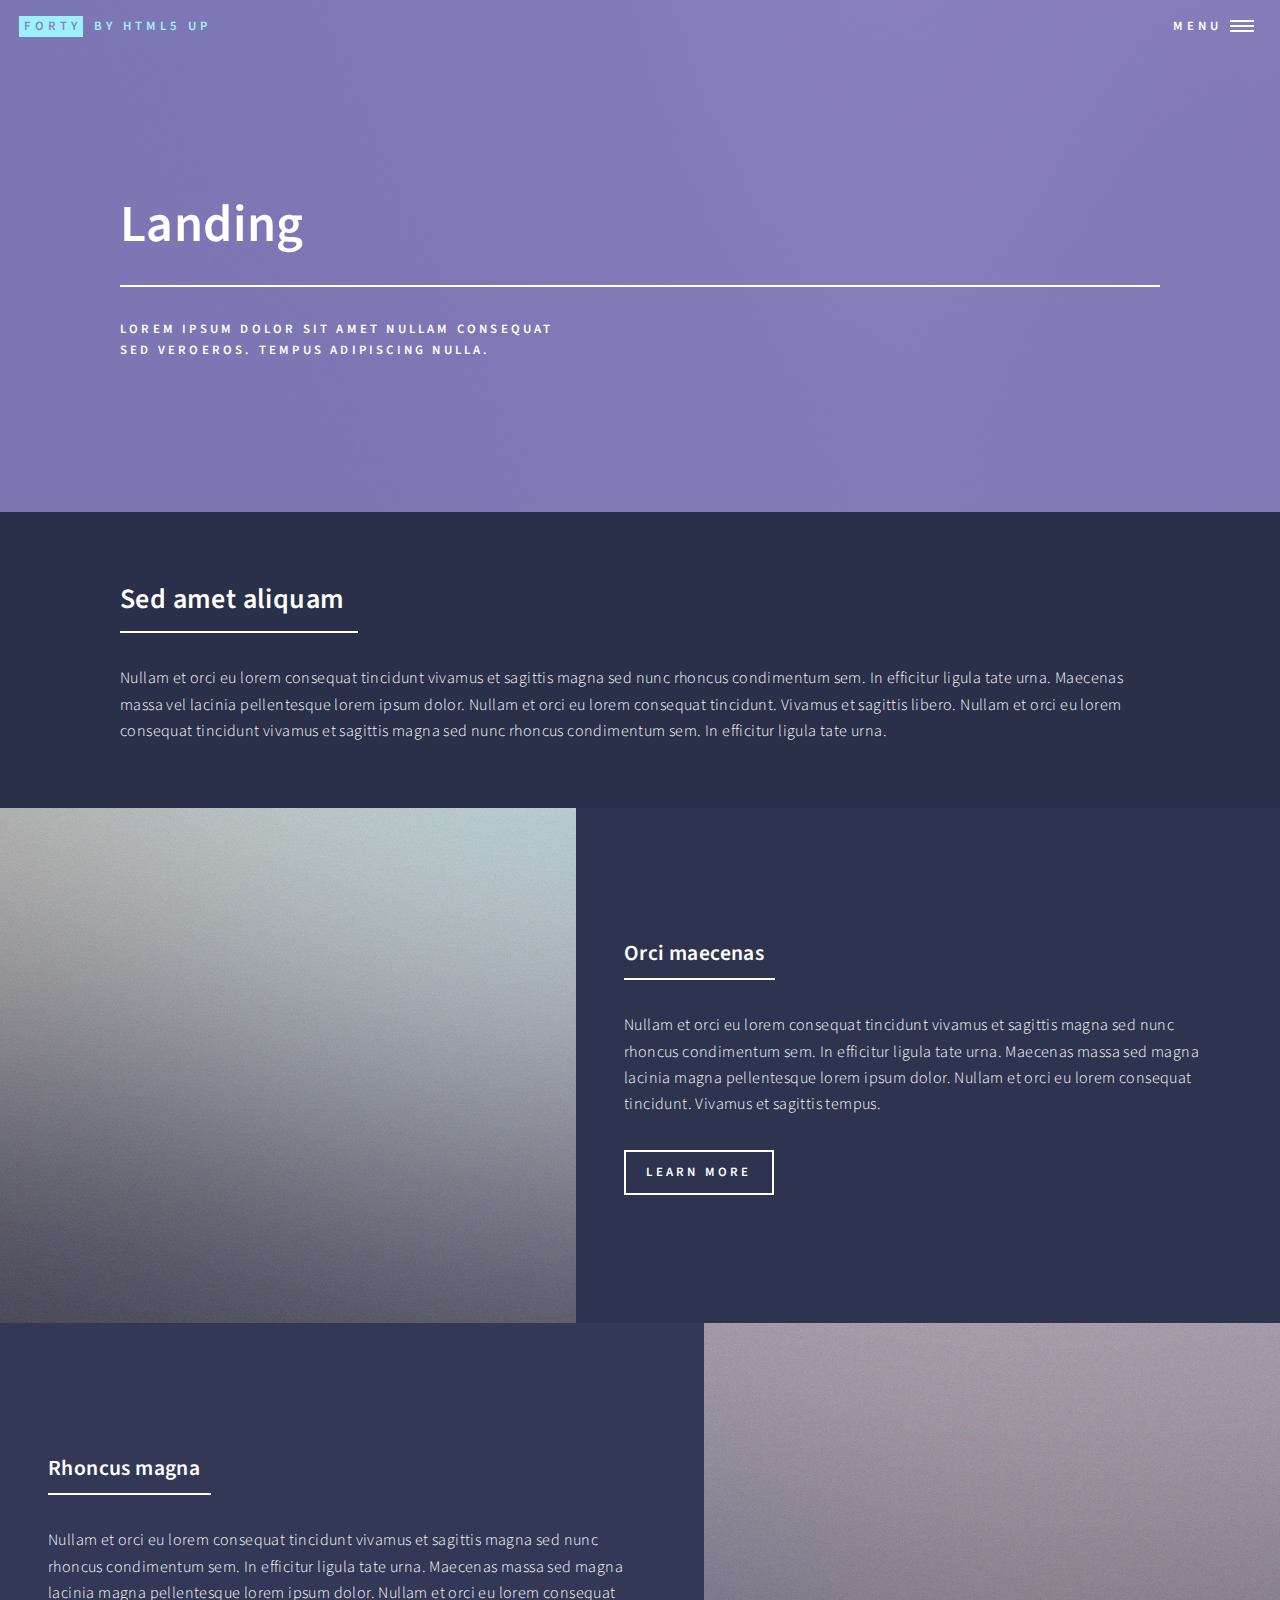
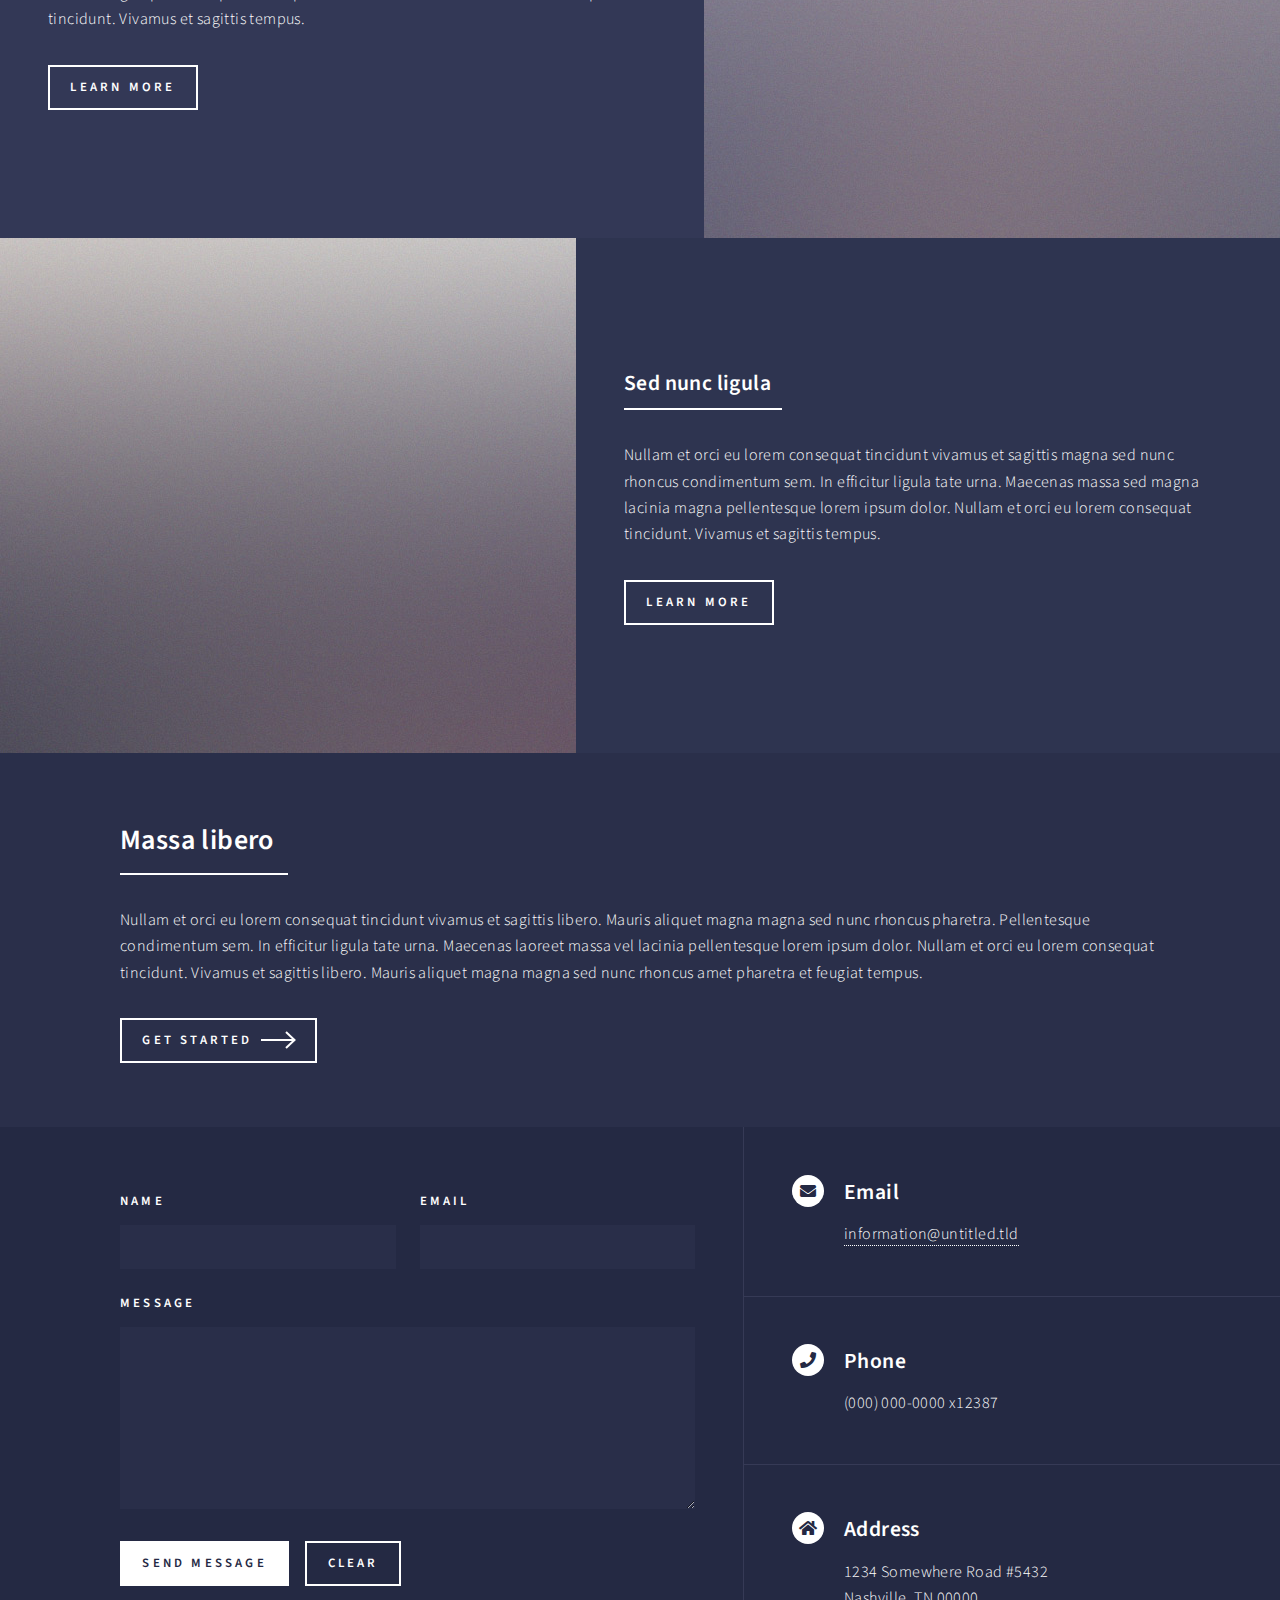
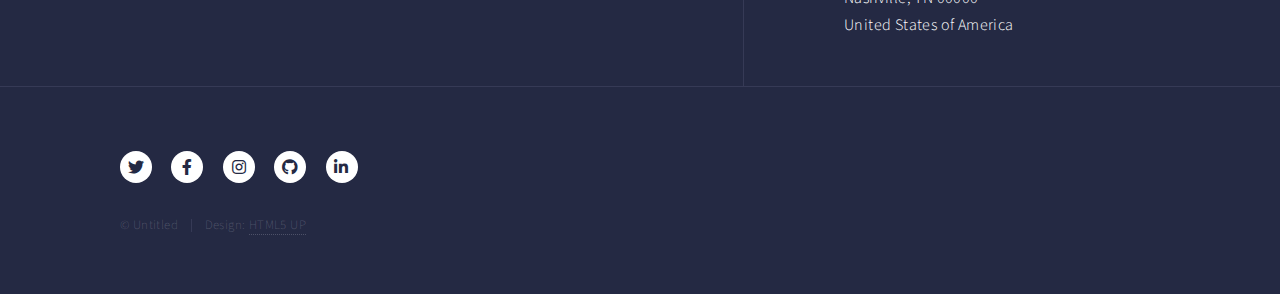
<file: landing.html>
<!DOCTYPE HTML>
<!--
	Forty by HTML5 UP
	html5up.net | @ajlkn
	Free for personal and commercial use under the CCA 3.0 license (html5up.net/license)
-->
<html>
	<head>
		<title>Landing - Forty by HTML5 UP</title>
		<meta charset="utf-8" />
		<meta name="viewport" content="width=device-width, initial-scale=1, user-scalable=no" />
		<link rel="stylesheet" href="assets/css/main.css" />
		<noscript><link rel="stylesheet" href="assets/css/noscript.css" /></noscript>
	</head>
	<body class="is-preload">

		<!-- Wrapper -->
			<div id="wrapper">

				<!-- Header -->
				<!-- Note: The "styleN" class below should match that of the banner element. -->
					<header id="header" class="alt style2">
						<a href="index.html" class="logo"><strong>Forty</strong> <span>by HTML5 UP</span></a>
						<nav>
							<a href="#menu">Menu</a>
						</nav>
					</header>

				<!-- Menu -->
					<nav id="menu">
						<ul class="links">
							<li><a href="index.html">Home</a></li>
							<li><a href="landing.html">Landing</a></li>
							<li><a href="generic.html">Generic</a></li>
							<li><a href="elements.html">Elements</a></li>
						</ul>
						<ul class="actions stacked">
							<li><a href="#" class="button primary fit">Get Started</a></li>
							<li><a href="#" class="button fit">Log In</a></li>
						</ul>
					</nav>

				<!-- Banner -->
				<!-- Note: The "styleN" class below should match that of the header element. -->
					<section id="banner" class="style2">
						<div class="inner">
							<span class="image">
								<img src="images/pic07.jpg" alt="" />
							</span>
							<header class="major">
								<h1>Landing</h1>
							</header>
							<div class="content">
								<p>Lorem ipsum dolor sit amet nullam consequat<br />
								sed veroeros. tempus adipiscing nulla.</p>
							</div>
						</div>
					</section>

				<!-- Main -->
					<div id="main">

						<!-- One -->
							<section id="one">
								<div class="inner">
									<header class="major">
										<h2>Sed amet aliquam</h2>
									</header>
									<p>Nullam et orci eu lorem consequat tincidunt vivamus et sagittis magna sed nunc rhoncus condimentum sem. In efficitur ligula tate urna. Maecenas massa vel lacinia pellentesque lorem ipsum dolor. Nullam et orci eu lorem consequat tincidunt. Vivamus et sagittis libero. Nullam et orci eu lorem consequat tincidunt vivamus et sagittis magna sed nunc rhoncus condimentum sem. In efficitur ligula tate urna.</p>
								</div>
							</section>

						<!-- Two -->
							<section id="two" class="spotlights">
								<section>
									<a href="generic.html" class="image">
										<img src="images/pic08.jpg" alt="" data-position="center center" />
									</a>
									<div class="content">
										<div class="inner">
											<header class="major">
												<h3>Orci maecenas</h3>
											</header>
											<p>Nullam et orci eu lorem consequat tincidunt vivamus et sagittis magna sed nunc rhoncus condimentum sem. In efficitur ligula tate urna. Maecenas massa sed magna lacinia magna pellentesque lorem ipsum dolor. Nullam et orci eu lorem consequat tincidunt. Vivamus et sagittis tempus.</p>
											<ul class="actions">
												<li><a href="generic.html" class="button">Learn more</a></li>
											</ul>
										</div>
									</div>
								</section>
								<section>
									<a href="generic.html" class="image">
										<img src="images/pic09.jpg" alt="" data-position="top center" />
									</a>
									<div class="content">
										<div class="inner">
											<header class="major">
												<h3>Rhoncus magna</h3>
											</header>
											<p>Nullam et orci eu lorem consequat tincidunt vivamus et sagittis magna sed nunc rhoncus condimentum sem. In efficitur ligula tate urna. Maecenas massa sed magna lacinia magna pellentesque lorem ipsum dolor. Nullam et orci eu lorem consequat tincidunt. Vivamus et sagittis tempus.</p>
											<ul class="actions">
												<li><a href="generic.html" class="button">Learn more</a></li>
											</ul>
										</div>
									</div>
								</section>
								<section>
									<a href="generic.html" class="image">
										<img src="images/pic10.jpg" alt="" data-position="25% 25%" />
									</a>
									<div class="content">
										<div class="inner">
											<header class="major">
												<h3>Sed nunc ligula</h3>
											</header>
											<p>Nullam et orci eu lorem consequat tincidunt vivamus et sagittis magna sed nunc rhoncus condimentum sem. In efficitur ligula tate urna. Maecenas massa sed magna lacinia magna pellentesque lorem ipsum dolor. Nullam et orci eu lorem consequat tincidunt. Vivamus et sagittis tempus.</p>
											<ul class="actions">
												<li><a href="generic.html" class="button">Learn more</a></li>
											</ul>
										</div>
									</div>
								</section>
							</section>

						<!-- Three -->
							<section id="three">
								<div class="inner">
									<header class="major">
										<h2>Massa libero</h2>
									</header>
									<p>Nullam et orci eu lorem consequat tincidunt vivamus et sagittis libero. Mauris aliquet magna magna sed nunc rhoncus pharetra. Pellentesque condimentum sem. In efficitur ligula tate urna. Maecenas laoreet massa vel lacinia pellentesque lorem ipsum dolor. Nullam et orci eu lorem consequat tincidunt. Vivamus et sagittis libero. Mauris aliquet magna magna sed nunc rhoncus amet pharetra et feugiat tempus.</p>
									<ul class="actions">
										<li><a href="generic.html" class="button next">Get Started</a></li>
									</ul>
								</div>
							</section>

					</div>

				<!-- Contact -->
					<section id="contact">
						<div class="inner">
							<section>
								<form method="post" action="#">
									<div class="fields">
										<div class="field half">
											<label for="name">Name</label>
											<input type="text" name="name" id="name" />
										</div>
										<div class="field half">
											<label for="email">Email</label>
											<input type="text" name="email" id="email" />
										</div>
										<div class="field">
											<label for="message">Message</label>
											<textarea name="message" id="message" rows="6"></textarea>
										</div>
									</div>
									<ul class="actions">
										<li><input type="submit" value="Send Message" class="primary" /></li>
										<li><input type="reset" value="Clear" /></li>
									</ul>
								</form>
							</section>
							<section class="split">
								<section>
									<div class="contact-method">
										<span class="icon solid alt fa-envelope"></span>
										<h3>Email</h3>
										<a href="#">information@untitled.tld</a>
									</div>
								</section>
								<section>
									<div class="contact-method">
										<span class="icon solid alt fa-phone"></span>
										<h3>Phone</h3>
										<span>(000) 000-0000 x12387</span>
									</div>
								</section>
								<section>
									<div class="contact-method">
										<span class="icon solid alt fa-home"></span>
										<h3>Address</h3>
										<span>1234 Somewhere Road #5432<br />
										Nashville, TN 00000<br />
										United States of America</span>
									</div>
								</section>
							</section>
						</div>
					</section>

				<!-- Footer -->
					<footer id="footer">
						<div class="inner">
							<ul class="icons">
								<li><a href="#" class="icon brands alt fa-twitter"><span class="label">Twitter</span></a></li>
								<li><a href="#" class="icon brands alt fa-facebook-f"><span class="label">Facebook</span></a></li>
								<li><a href="#" class="icon brands alt fa-instagram"><span class="label">Instagram</span></a></li>
								<li><a href="#" class="icon brands alt fa-github"><span class="label">GitHub</span></a></li>
								<li><a href="#" class="icon brands alt fa-linkedin-in"><span class="label">LinkedIn</span></a></li>
							</ul>
							<ul class="copyright">
								<li>&copy; Untitled</li><li>Design: <a href="https://html5up.net">HTML5 UP</a></li>
							</ul>
						</div>
					</footer>

			</div>

		<!-- Scripts -->
			<script src="assets/js/jquery.min.js"></script>
			<script src="assets/js/jquery.scrolly.min.js"></script>
			<script src="assets/js/jquery.scrollex.min.js"></script>
			<script src="assets/js/browser.min.js"></script>
			<script src="assets/js/breakpoints.min.js"></script>
			<script src="assets/js/util.js"></script>
			<script src="assets/js/main.js"></script>

	</body>
</html>
</file>
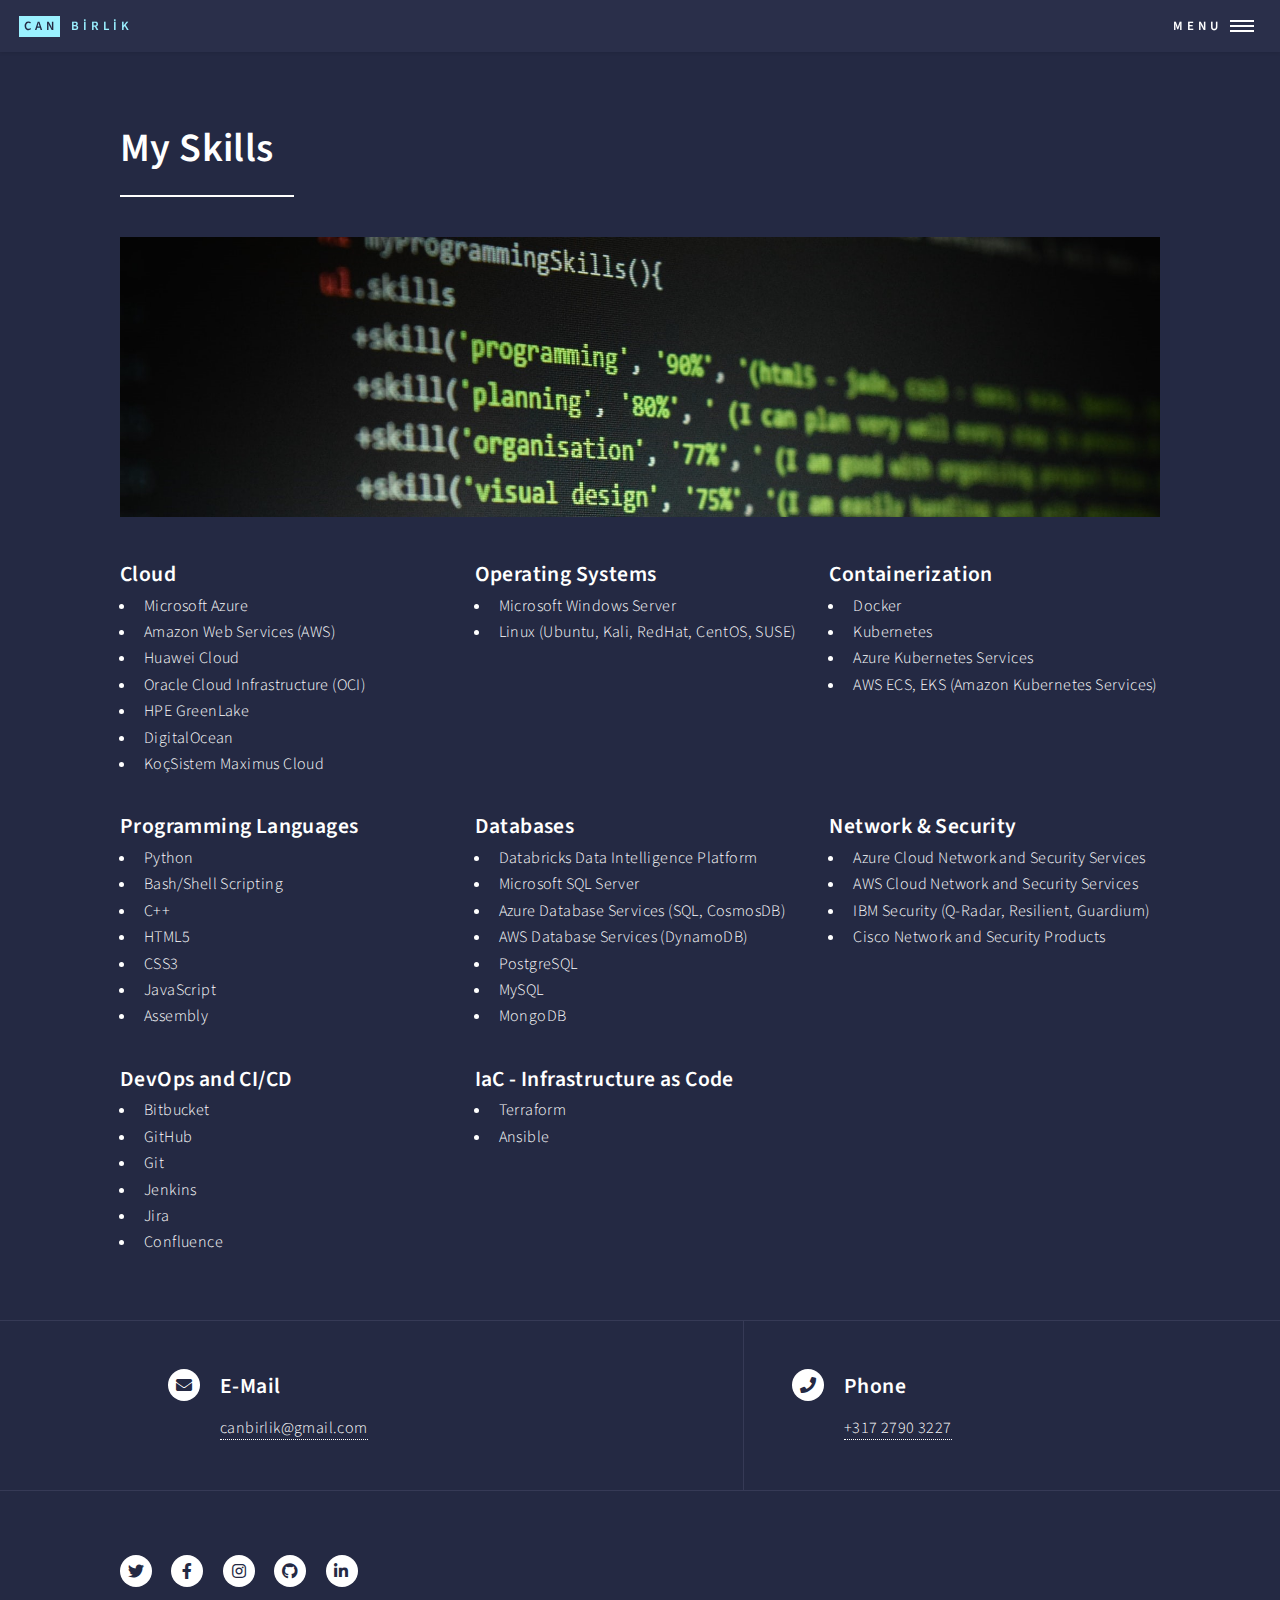
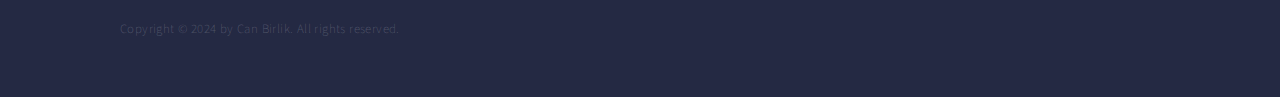
<file: skills.html>
<!DOCTYPE HTML>

<html>
	<head>
		<title>My Skills - Can Birlik</title>
		<meta name="description" content="This is the Accomplishments Web Page of Can Birlik.">
		<meta charset="utf-8" />
		<meta name="viewport" content="width=device-width, initial-scale=1, user-scalable=no" />
		<link rel="stylesheet" href="assets/css/main.css" />
		<noscript><link rel="stylesheet" href="assets/css/noscript.css" /></noscript>
		<link rel="apple-touch-icon" sizes="180x180" href="assets/icons/apple-touch-icon.png">
		<link rel="icon" type="image/png" sizes="32x32" href="assets/icons/favicon-32x32.png">
		<link rel="icon" type="image/png" sizes="16x16" href="assets/icons/favicon-16x16.png">
		<link rel="manifest" href="assets/icons/site.webmanifest">
		<link rel="mask-icon" href="assets/icons/safari-pinned-tab.svg" color="#5bbad5">
		<link rel="shortcut icon" href="assets/icons/favicon.ico">
		<meta name="msapplication-TileColor" content="#da532c">
		<meta name="msapplication-config" content="assets/icons/browserconfig.xml">
		<meta name="theme-color" content="#ffffff">
	</head>
	<body class="is-preload">

		<!-- Wrapper -->
			<div id="wrapper">

				<!-- Header -->
					<header id="header">
						<a href="index.html" class="logo"><strong>CAN</strong> <span>BİRLİK</span></a>
						<nav>
							<a href="#menu">Menu</a>
						</nav>
					</header>

				<!-- Menu -->
					<nav id="menu">
						<ul class="links">
							<li><a href="index.html">Home</a></li>
							<li><a href="experience.html">Experience</a></li>
							<li><a href="certifications.html">Certifications</a></li>
							<li><a href="skills.html">Skills</a></li>
							<li><a href="accomplishments.html">Accomplishments</a></li>
							<li><a href="education.html">Education</a></li>
							<li><a href="blog.html">My Blog</a></li>
						</ul>
					</nav>

				<!-- Main -->
					<div id="main" class="alt">

						<!-- One -->
							<section id="one">
								<div class="inner">
									<header class="major">
										<h1>My Skills</h1>
									</header>
									<span class="image main skills"><img src="images/skills.jpg" alt="" /></span>
									<div class="row">
										<div class="col-4 col-12-medium">
											<h3>Cloud</h3>
											<ul>
												<li>Microsoft Azure</li>
												<li>Amazon Web Services (AWS)</li>
												<li>Huawei Cloud</li>
												<li>Oracle Cloud Infrastructure (OCI)</li>
												<li>HPE GreenLake</li>
												<li>DigitalOcean</li>
												<li>KoçSistem Maximus Cloud</li>
											</ul>
										</div>
										<div class="col-4 col-12-medium">
											<h3>Operating Systems</h3>
											<ul>
												<li>Microsoft Windows Server</li>
												<li>Linux (Ubuntu, Kali, RedHat, CentOS, SUSE)</li>
											</ul>
										</div>
										<div class="col-4 col-12-medium">
											<h3>Containerization</h3>
											<ul>
												<li>Docker</li>
												<li>Kubernetes</li>
												<li>Azure Kubernetes Services</li>
												<li>AWS ECS, EKS (Amazon Kubernetes Services)</li>
											</ul>
										</div>
									</div>
									<div class="row">
										<div class="col-4 col-12-medium">
											<h3>Programming Languages</h3>
											<ul>
												<li>Python</li>
												<li>Bash/Shell Scripting</li>
												<li>C++</li>
												<li>HTML5</li>
												<li>CSS3</li>
												<li>JavaScript</li>
												<li>Assembly</li>
											</ul>
										</div>
										<div class="col-4 col-12-medium">
											<h3>Databases</h3>
											<ul>
												<li>Databricks Data Intelligence Platform</li>
												<li>Microsoft SQL Server</li>
												<li>Azure Database Services (SQL, CosmosDB)</li>
												<li>AWS Database Services (DynamoDB)</li>
												<li>PostgreSQL</li>
												<li>MySQL</li>
												<li>MongoDB</li>
											</ul>
										</div>
										<div class="col-4 col-12-medium">
											<h3>Network & Security</h3>
											<ul>
												<li>Azure Cloud Network and Security Services</li>
												<li>AWS Cloud Network and Security Services</li>
												<li>IBM Security (Q-Radar, Resilient, Guardium)</li>
												<li>Cisco Network and Security Products</li>
											</ul>
										</div>
									</div>
									<div class="row">
										<div class="col-4 col-12-medium">
											<h3>DevOps and CI/CD</h3>
											<ul>
												<li>Bitbucket</li>
												<li>GitHub</li>
												<li>Git</li>
												<li>Jenkins</li>
												<li>Jira</li>
												<li>Confluence</li>
											</ul>
										</div>
										<div class="col-4 col-12-medium">
											<h3>IaC - Infrastructure as Code</h3>
											<ul>
												<li>Terraform</li>
												<li>Ansible</li>
											</ul>
										</div>
									</div>
								</div>
							</section>

					</div>

				<!-- Contact -->
					<section id="contact">
						<div class="inner">
							<section class="split">
								<section>
									<div class="contact-method">
										<span class="icon solid alt fa-envelope"></span>
										<h3>E-Mail</h3>
										<a href="mailto: canbirlik@gmail.com">canbirlik@gmail.com</a>
									</div>
								</section>
							</section>
							<section class="split">
								<section>
									<div class="contact-method">
										<span class="icon solid alt fa-phone"></span>
										<h3>Phone</h3>
										<a href="tel: +31727903227">+317 2790 3227</a>
									</div>
								</section>
							</section>
						</div>
					</section>

				<!-- Footer -->
					<footer id="footer">
						<div class="inner">
							<ul class="icons contact_icons">
								<li><a href="https://twitter.com/canbrlk" class="icon brands alt fa-twitter"><span class="label">Twitter</span></a></li>
								<li><a href="https://www.facebook.com/canbirlik" class="icon brands alt fa-facebook-f"><span class="label">Facebook</span></a></li>
								<li><a href="https://www.instagram.com/canbirlik/" class="icon brands alt fa-instagram"><span class="label">Instagram</span></a></li>
								<li><a href="https://github.com/Canbirlik" class="icon brands alt fa-github"><span class="label">GitHub</span></a></li>
								<li><a href="https://www.linkedin.com/in/canbirlik/" class="icon brands alt fa-linkedin-in"><span class="label">LinkedIn</span></a></li>
							</ul>
							<ul class="copyright contact-copyright">
								<li>Copyright &copy; 2024 by Can Birlik. All rights reserved.</li>
							</ul>
						</div>
					</footer>

			</div>

		<!-- Scripts -->
			<script src="assets/js/jquery.min.js"></script>
			<script src="assets/js/jquery.scrolly.min.js"></script>
			<script src="assets/js/jquery.scrollex.min.js"></script>
			<script src="assets/js/browser.min.js"></script>
			<script src="assets/js/breakpoints.min.js"></script>
			<script src="assets/js/util.js"></script>
			<script src="assets/js/main.js"></script>

	</body>
</html>
</file>
<file: assets/css/noscript.css>
/*
	Forty by HTML5 UP
	html5up.net | @ajlkn
	Free for personal and commercial use under the CCA 3.0 license (html5up.net/license)
*/

/* Banner */

	body.is-preload #banner:after {
		opacity: 0.85;
	}

	body.is-preload #banner > .inner {
		-moz-filter: none;
		-webkit-filter: none;
		-ms-filter: none;
		filter: none;
		-moz-transform: none;
		-webkit-transform: none;
		-ms-transform: none;
		transform: none;
		opacity: 1;
	}
</file>
<file: assets/css/main.css>
@import url(fontawesome-all.min.css);
@import url("https://fonts.googleapis.com/css?family=Source+Sans+Pro:300,300italic,600,600italic");

/*
	Forty by HTML5 UP
	html5up.net | @ajlkn
	Free for personal and commercial use under the CCA 3.0 license (html5up.net/license)
*/

html, body, div, span, applet, object,
iframe, h1, h2, h3, h4, h5, h6, p, blockquote,
pre, a, abbr, acronym, address, big, cite,
code, del, dfn, em, img, ins, kbd, q, s, samp,
small, strike, strong, sub, sup, tt, var, b,
u, i, center, dl, dt, dd, ol, ul, li, fieldset,
form, label, legend, table, caption, tbody,
tfoot, thead, tr, th, td, article, aside,
canvas, details, embed, figure, figcaption,
footer, header, hgroup, menu, nav, output, ruby,
section, summary, time, mark, audio, video {
	margin: 0;
	padding: 0;
	border: 0;
	font-size: 100%;
	font: inherit;
	vertical-align: baseline;}

article, aside, details, figcaption, figure,
footer, header, hgroup, menu, nav, section {
	display: block;}

body {
	line-height: 1;
}

ol, ul {
	list-style: none;
}

blockquote, q {
	quotes: none;
}

	blockquote:before, blockquote:after, q:before, q:after {
		content: '';
		content: none;
	}

table {
	border-collapse: collapse;
	border-spacing: 0;
}

body {
	-webkit-text-size-adjust: none;
}

mark {
	background-color: transparent;
	color: inherit;
}

input::-moz-focus-inner {
	border: 0;
	padding: 0;
}

input, select, textarea {
	-moz-appearance: none;
	-webkit-appearance: none;
	-ms-appearance: none;
	appearance: none;
}



/* ----------------------------------------------------------------------- */
/* CLOUD PHOTOS */
/* ----------------------------------------------------------------------- */

.clearfix {zoom: 1}
.clearfix:after {
    content: '.';
    clear: both;
    display: block;
    height: 0;
    visibility: hidden;
}

.cloud-photos {
    list-style: none;
    width: 100%;
	padding: 0;
	margin: 0;
}

.cloud-photos li {
    display: block;
    float: left;
    width: 25%;
	margin: 0;
	padding: 0;
}

.cloudy {
    width: 100%;
    margin: 0;
    overflow: hidden;
    background-color: #000;
}

.cloudy img {
    opacity: 70%;
    width: 100%;
    height: auto;
    -webkit-transform: scale(1.03);
    transform: scale(1.03);
    -webkit-transition: opacity 0.5s, -webkit-transform 0.5s;
    transition: opacity 0.5s, -webkit-transform 0.5s;
    transition: transform 0.5s, opacity 0.5s;
    transition: transform 0.5s, opacity 0.5s, -webkit-transform 0.5s;
}

.cloudy img:hover {
    opacity: 1;
    -webkit-transform: scale(1.15);
    transform: scale(1.15);
}



/* Basic */

	@-ms-viewport {
		width: device-width;
	}

	body {
		-ms-overflow-style: scrollbar;
	}

	@media screen and (max-width: 480px) {

		html, body {
			min-width: 320px;
		}

	}

	html {
		box-sizing: border-box;
	}

	*, *:before, *:after {
		box-sizing: inherit;
	}

	body {
		background: #242943;
	}

		body.is-preload *, body.is-preload *:before, body.is-preload *:after {
			-moz-animation: none !important;
			-webkit-animation: none !important;
			-ms-animation: none !important;
			animation: none !important;
			-moz-transition: none !important;
			-webkit-transition: none !important;
			-ms-transition: none !important;
			transition: none !important;
		}

/* Type */

	body, input, select, textarea {
		color: #ffffff;
		font-family: "Source Sans Pro", Helvetica, sans-serif;
		font-size: 17pt;
		font-weight: 300;
		letter-spacing: 0.025em;
		line-height: 1.65;
	}

		@media screen and (max-width: 1680px) {

			body, input, select, textarea {
				font-size: 14pt;
			}

		}

		@media screen and (max-width: 1280px) {

			body, input, select, textarea {
				font-size: 12pt;
			}

		}

		@media screen and (max-width: 360px) {

			body, input, select, textarea {
				font-size: 11pt;
			}

		}

	a {
		-moz-transition: color 0.2s ease-in-out, border-bottom-color 0.2s ease-in-out;
		-webkit-transition: color 0.2s ease-in-out, border-bottom-color 0.2s ease-in-out;
		-ms-transition: color 0.2s ease-in-out, border-bottom-color 0.2s ease-in-out;
		transition: color 0.2s ease-in-out, border-bottom-color 0.2s ease-in-out;
		border-bottom: dotted 1px;
		color: inherit;
		text-decoration: none;
	}

		a:hover {
			border-bottom-color: transparent;
			color: #9bf1ff !important;
		}

		a:active {
			color: #53e3fb !important;
		}

	strong, b {
		color: #ffffff;
		font-weight: 600;
	}

	em, i {
		font-style: italic;
	}

	p {
		margin: 0 0 2em 0;
	}

	h1, h2, h3, h4, h5, h6 {
		color: #ffffff;
		font-weight: 600;
		line-height: 1.65;
		margin: 0 0 1em 0;
	}

		h1 a, h2 a, h3 a, h4 a, h5 a, h6 a {
			color: inherit;
			border-bottom: 0;
		}

	h1 {
		font-size: 2.5em;
	}

	h2 {
		font-size: 1.75em;
	}

	h3 {
		font-size: 1.35em;
	}

	h4 {
		font-size: 1.1em;
	}

	h5 {
		font-size: 0.9em;
	}

	h6 {
		font-size: 0.7em;
	}

	@media screen and (max-width: 736px) {

		h1 {
			font-size: 2em;
		}

		h2 {
			font-size: 1.5em;
		}

		h3 {
			font-size: 1.25em;
		}

	}

	sub {
		font-size: 0.8em;
		position: relative;
		top: 0.5em;
	}

	sup {
		font-size: 0.8em;
		position: relative;
		top: -0.5em;
	}

	blockquote {
		border-left: solid 4px rgba(212, 212, 255, 0.1);
		font-style: italic;
		margin: 0 0 2em 0;
		padding: 0.5em 0 0.5em 2em;
	}

	code {
		background: rgba(212, 212, 255, 0.035);
		font-family: "Courier New", monospace;
		font-size: 0.9em;
		margin: 0 0.25em;
		padding: 0.25em 0.65em;
	}

	pre {
		-webkit-overflow-scrolling: touch;
		font-family: "Courier New", monospace;
		font-size: 0.9em;
		margin: 0 0 2em 0;
	}

		pre code {
			display: block;
			line-height: 1.75;
			padding: 1em 1.5em;
			overflow-x: auto;
		}

	hr {
		border: 0;
		border-bottom: solid 1px rgba(212, 212, 255, 0.1);
		margin: 2em 0;
	}

		hr.major {
			margin: 3em 0;
		}

	.align-left {
		text-align: left;
	}

	.align-center {
		text-align: center;
	}

	.align-right {
		text-align: right;
	}

/* Row */

	.row {
		display: flex;
		flex-wrap: wrap;
		box-sizing: border-box;
		align-items: stretch;
	}

		.row > * {
			box-sizing: border-box;
		}

		.row.gtr-uniform > * > :last-child {
			margin-bottom: 0;
		}

		.row.aln-left {
			justify-content: flex-start;
		}

		.row.aln-center {
			justify-content: center;
		}

		.row.aln-right {
			justify-content: flex-end;
		}

		.row.aln-top {
			align-items: flex-start;
		}

		.row.aln-middle {
			align-items: center;
		}

		.row.aln-bottom {
			align-items: flex-end;
		}

		.row > .imp {
			order: -1;
		}

		.row > .col-1 {
			width: 8.33333%;
		}

		.row > .off-1 {
			margin-left: 8.33333%;
		}

		.row > .col-2 {
			width: 16.66667%;
		}

		.row > .off-2 {
			margin-left: 16.66667%;
		}

		.row > .col-3 {
			width: 25%;
		}

		.row > .off-3 {
			margin-left: 25%;
		}

		.row > .col-4 {
			width: 33.33333%;
		}

		.row > .off-4 {
			margin-left: 33.33333%;
		}

		.row > .col-5 {
			width: 41.66667%;
		}

		.row > .off-5 {
			margin-left: 41.66667%;
		}

		.row > .col-6 {
			width: 50%;
		}

		.row > .off-6 {
			margin-left: 50%;
		}

		.row > .col-7 {
			width: 58.33333%;
		}

		.row > .off-7 {
			margin-left: 58.33333%;
		}

		.row > .col-8 {
			width: 66.66667%;
		}

		.row > .off-8 {
			margin-left: 66.66667%;
		}

		.row > .col-9 {
			width: 75%;
		}

		.row > .off-9 {
			margin-left: 75%;
		}

		.row > .col-10 {
			width: 83.33333%;
		}

		.row > .off-10 {
			margin-left: 83.33333%;
		}

		.row > .col-11 {
			width: 91.66667%;
		}

		.row > .off-11 {
			margin-left: 91.66667%;
		}

		.row > .col-12 {
			width: 100%;
		}

		.row > .off-12 {
			margin-left: 100%;
		}

		.row.gtr-0 {
			margin-top: 0;
			margin-left: 0em;
		}

			.row.gtr-0 > * {
				padding: 0 0 0 0em;
			}

			.row.gtr-0.gtr-uniform {
				margin-top: 0em;
			}

				.row.gtr-0.gtr-uniform > * {
					padding-top: 0em;
				}

		.row.gtr-25 {
			margin-top: 0;
			margin-left: -0.5em;
		}

			.row.gtr-25 > * {
				padding: 0 0 0 0.5em;
			}

			.row.gtr-25.gtr-uniform {
				margin-top: -0.5em;
			}

				.row.gtr-25.gtr-uniform > * {
					padding-top: 0.5em;
				}

		.row.gtr-50 {
			margin-top: 0;
			margin-left: -1em;
		}

			.row.gtr-50 > * {
				padding: 0 0 0 1em;
			}

			.row.gtr-50.gtr-uniform {
				margin-top: -1em;
			}

				.row.gtr-50.gtr-uniform > * {
					padding-top: 1em;
				}

		.row {
			margin-top: 0;
			margin-left: -2em;
		}

			.row > * {
				padding: 0 0 0 2em;
			}

			.row.gtr-uniform {
				margin-top: -2em;
			}

				.row.gtr-uniform > * {
					padding-top: 2em;
				}

		.row.gtr-150 {
			margin-top: 0;
			margin-left: -3em;
		}

			.row.gtr-150 > * {
				padding: 0 0 0 3em;
			}

			.row.gtr-150.gtr-uniform {
				margin-top: -3em;
			}

				.row.gtr-150.gtr-uniform > * {
					padding-top: 3em;
				}

		.row.gtr-200 {
			margin-top: 0;
			margin-left: -4em;
		}

			.row.gtr-200 > * {
				padding: 0 0 0 4em;
			}

			.row.gtr-200.gtr-uniform {
				margin-top: -4em;
			}

				.row.gtr-200.gtr-uniform > * {
					padding-top: 4em;
				}

		@media screen and (max-width: 1680px) {

			.row {
				display: flex;
				flex-wrap: wrap;
				box-sizing: border-box;
				align-items: stretch;
			}

				.row > * {
					box-sizing: border-box;
				}

				.row.gtr-uniform > * > :last-child {
					margin-bottom: 0;
				}

				.row.aln-left {
					justify-content: flex-start;
				}

				.row.aln-center {
					justify-content: center;
				}

				.row.aln-right {
					justify-content: flex-end;
				}

				.row.aln-top {
					align-items: flex-start;
				}

				.row.aln-middle {
					align-items: center;
				}

				.row.aln-bottom {
					align-items: flex-end;
				}

				.row > .imp-xlarge {
					order: -1;
				}

				.row > .col-1-xlarge {
					width: 8.33333%;
				}

				.row > .off-1-xlarge {
					margin-left: 8.33333%;
				}

				.row > .col-2-xlarge {
					width: 16.66667%;
				}

				.row > .off-2-xlarge {
					margin-left: 16.66667%;
				}

				.row > .col-3-xlarge {
					width: 25%;
				}

				.row > .off-3-xlarge {
					margin-left: 25%;
				}

				.row > .col-4-xlarge {
					width: 33.33333%;
				}

				.row > .off-4-xlarge {
					margin-left: 33.33333%;
				}

				.row > .col-5-xlarge {
					width: 41.66667%;
				}

				.row > .off-5-xlarge {
					margin-left: 41.66667%;
				}

				.row > .col-6-xlarge {
					width: 50%;
				}

				.row > .off-6-xlarge {
					margin-left: 50%;
				}

				.row > .col-7-xlarge {
					width: 58.33333%;
				}

				.row > .off-7-xlarge {
					margin-left: 58.33333%;
				}

				.row > .col-8-xlarge {
					width: 66.66667%;
				}

				.row > .off-8-xlarge {
					margin-left: 66.66667%;
				}

				.row > .col-9-xlarge {
					width: 75%;
				}

				.row > .off-9-xlarge {
					margin-left: 75%;
				}

				.row > .col-10-xlarge {
					width: 83.33333%;
				}

				.row > .off-10-xlarge {
					margin-left: 83.33333%;
				}

				.row > .col-11-xlarge {
					width: 91.66667%;
				}

				.row > .off-11-xlarge {
					margin-left: 91.66667%;
				}

				.row > .col-12-xlarge {
					width: 100%;
				}

				.row > .off-12-xlarge {
					margin-left: 100%;
				}

				.row.gtr-0 {
					margin-top: 0;
					margin-left: 0em;
				}

					.row.gtr-0 > * {
						padding: 0 0 0 0em;
					}

					.row.gtr-0.gtr-uniform {
						margin-top: 0em;
					}

						.row.gtr-0.gtr-uniform > * {
							padding-top: 0em;
						}

				.row.gtr-25 {
					margin-top: 0;
					margin-left: -0.5em;
				}

					.row.gtr-25 > * {
						padding: 0 0 0 0.5em;
					}

					.row.gtr-25.gtr-uniform {
						margin-top: -0.5em;
					}

						.row.gtr-25.gtr-uniform > * {
							padding-top: 0.5em;
						}

				.row.gtr-50 {
					margin-top: 0;
					margin-left: -1em;
				}

					.row.gtr-50 > * {
						padding: 0 0 0 1em;
					}

					.row.gtr-50.gtr-uniform {
						margin-top: -1em;
					}

						.row.gtr-50.gtr-uniform > * {
							padding-top: 1em;
						}

				.row {
					margin-top: 0;
					margin-left: -2em;
				}

					.row > * {
						padding: 0 0 0 2em;
					}

					.row.gtr-uniform {
						margin-top: -2em;
					}

						.row.gtr-uniform > * {
							padding-top: 2em;
						}

				.row.gtr-150 {
					margin-top: 0;
					margin-left: -3em;
				}

					.row.gtr-150 > * {
						padding: 0 0 0 3em;
					}

					.row.gtr-150.gtr-uniform {
						margin-top: -3em;
					}

						.row.gtr-150.gtr-uniform > * {
							padding-top: 3em;
						}

				.row.gtr-200 {
					margin-top: 0;
					margin-left: -4em;
				}

					.row.gtr-200 > * {
						padding: 0 0 0 4em;
					}

					.row.gtr-200.gtr-uniform {
						margin-top: -4em;
					}

						.row.gtr-200.gtr-uniform > * {
							padding-top: 4em;
						}

		}

		@media screen and (max-width: 1280px) {

			.row {
				display: flex;
				flex-wrap: wrap;
				box-sizing: border-box;
				align-items: stretch;
			}

				.row > * {
					box-sizing: border-box;
				}

				.row.gtr-uniform > * > :last-child {
					margin-bottom: 0;
				}

				.row.aln-left {
					justify-content: flex-start;
				}

				.row.aln-center {
					justify-content: center;
				}

				.row.aln-right {
					justify-content: flex-end;
				}

				.row.aln-top {
					align-items: flex-start;
				}

				.row.aln-middle {
					align-items: center;
				}

				.row.aln-bottom {
					align-items: flex-end;
				}

				.row > .imp-large {
					order: -1;
				}

				.row > .col-1-large {
					width: 8.33333%;
				}

				.row > .off-1-large {
					margin-left: 8.33333%;
				}

				.row > .col-2-large {
					width: 16.66667%;
				}

				.row > .off-2-large {
					margin-left: 16.66667%;
				}

				.row > .col-3-large {
					width: 25%;
				}

				.row > .off-3-large {
					margin-left: 25%;
				}

				.row > .col-4-large {
					width: 33.33333%;
				}

				.row > .off-4-large {
					margin-left: 33.33333%;
				}

				.row > .col-5-large {
					width: 41.66667%;
				}

				.row > .off-5-large {
					margin-left: 41.66667%;
				}

				.row > .col-6-large {
					width: 50%;
				}

				.row > .off-6-large {
					margin-left: 50%;
				}

				.row > .col-7-large {
					width: 58.33333%;
				}

				.row > .off-7-large {
					margin-left: 58.33333%;
				}

				.row > .col-8-large {
					width: 66.66667%;
				}

				.row > .off-8-large {
					margin-left: 66.66667%;
				}

				.row > .col-9-large {
					width: 75%;
				}

				.row > .off-9-large {
					margin-left: 75%;
				}

				.row > .col-10-large {
					width: 83.33333%;
				}

				.row > .off-10-large {
					margin-left: 83.33333%;
				}

				.row > .col-11-large {
					width: 91.66667%;
				}

				.row > .off-11-large {
					margin-left: 91.66667%;
				}

				.row > .col-12-large {
					width: 100%;
				}

				.row > .off-12-large {
					margin-left: 100%;
				}

				.row.gtr-0 {
					margin-top: 0;
					margin-left: 0em;
				}

					.row.gtr-0 > * {
						padding: 0 0 0 0em;
					}

					.row.gtr-0.gtr-uniform {
						margin-top: 0em;
					}

						.row.gtr-0.gtr-uniform > * {
							padding-top: 0em;
						}

				.row.gtr-25 {
					margin-top: 0;
					margin-left: -0.375em;
				}

					.row.gtr-25 > * {
						padding: 0 0 0 0.375em;
					}

					.row.gtr-25.gtr-uniform {
						margin-top: -0.375em;
					}

						.row.gtr-25.gtr-uniform > * {
							padding-top: 0.375em;
						}

				.row.gtr-50 {
					margin-top: 0;
					margin-left: -0.75em;
				}

					.row.gtr-50 > * {
						padding: 0 0 0 0.75em;
					}

					.row.gtr-50.gtr-uniform {
						margin-top: -0.75em;
					}

						.row.gtr-50.gtr-uniform > * {
							padding-top: 0.75em;
						}

				.row {
					margin-top: 0;
					margin-left: -1.5em;
				}

					.row > * {
						padding: 0 0 0 1.5em;
					}

					.row.gtr-uniform {
						margin-top: -1.5em;
					}

						.row.gtr-uniform > * {
							padding-top: 1.5em;
						}

				.row.gtr-150 {
					margin-top: 0;
					margin-left: -2.25em;
				}

					.row.gtr-150 > * {
						padding: 0 0 0 2.25em;
					}

					.row.gtr-150.gtr-uniform {
						margin-top: -2.25em;
					}

						.row.gtr-150.gtr-uniform > * {
							padding-top: 2.25em;
						}

				.row.gtr-200 {
					margin-top: 0;
					margin-left: -3em;
				}

					.row.gtr-200 > * {
						padding: 0 0 0 3em;
					}

					.row.gtr-200.gtr-uniform {
						margin-top: -3em;
					}

						.row.gtr-200.gtr-uniform > * {
							padding-top: 3em;
						}

		}

		@media screen and (max-width: 980px) {

			.row {
				display: flex;
				flex-wrap: wrap;
				box-sizing: border-box;
				align-items: stretch;
			}

				.row > * {
					box-sizing: border-box;
				}

				.row.gtr-uniform > * > :last-child {
					margin-bottom: 0;
				}

				.row.aln-left {
					justify-content: flex-start;
				}

				.row.aln-center {
					justify-content: center;
				}

				.row.aln-right {
					justify-content: flex-end;
				}

				.row.aln-top {
					align-items: flex-start;
				}

				.row.aln-middle {
					align-items: center;
				}

				.row.aln-bottom {
					align-items: flex-end;
				}

				.row > .imp-medium {
					order: -1;
				}

				.row > .col-1-medium {
					width: 8.33333%;
				}

				.row > .off-1-medium {
					margin-left: 8.33333%;
				}

				.row > .col-2-medium {
					width: 16.66667%;
				}

				.row > .off-2-medium {
					margin-left: 16.66667%;
				}

				.row > .col-3-medium {
					width: 25%;
				}

				.row > .off-3-medium {
					margin-left: 25%;
				}

				.row > .col-4-medium {
					width: 33.33333%;
				}

				.row > .off-4-medium {
					margin-left: 33.33333%;
				}

				.row > .col-5-medium {
					width: 41.66667%;
				}

				.row > .off-5-medium {
					margin-left: 41.66667%;
				}

				.row > .col-6-medium {
					width: 50%;
				}

				.row > .off-6-medium {
					margin-left: 50%;
				}

				.row > .col-7-medium {
					width: 58.33333%;
				}

				.row > .off-7-medium {
					margin-left: 58.33333%;
				}

				.row > .col-8-medium {
					width: 66.66667%;
				}

				.row > .off-8-medium {
					margin-left: 66.66667%;
				}

				.row > .col-9-medium {
					width: 75%;
				}

				.row > .off-9-medium {
					margin-left: 75%;
				}

				.row > .col-10-medium {
					width: 83.33333%;
				}

				.row > .off-10-medium {
					margin-left: 83.33333%;
				}

				.row > .col-11-medium {
					width: 91.66667%;
				}

				.row > .off-11-medium {
					margin-left: 91.66667%;
				}

				.row > .col-12-medium {
					width: 100%;
				}

				.row > .off-12-medium {
					margin-left: 100%;
				}

				.row.gtr-0 {
					margin-top: 0;
					margin-left: 0em;
				}

					.row.gtr-0 > * {
						padding: 0 0 0 0em;
					}

					.row.gtr-0.gtr-uniform {
						margin-top: 0em;
					}

						.row.gtr-0.gtr-uniform > * {
							padding-top: 0em;
						}

				.row.gtr-25 {
					margin-top: 0;
					margin-left: -0.375em;
				}

					.row.gtr-25 > * {
						padding: 0 0 0 0.375em;
					}

					.row.gtr-25.gtr-uniform {
						margin-top: -0.375em;
					}

						.row.gtr-25.gtr-uniform > * {
							padding-top: 0.375em;
						}

				.row.gtr-50 {
					margin-top: 0;
					margin-left: -0.75em;
				}

					.row.gtr-50 > * {
						padding: 0 0 0 0.75em;
					}

					.row.gtr-50.gtr-uniform {
						margin-top: -0.75em;
					}

						.row.gtr-50.gtr-uniform > * {
							padding-top: 0.75em;
						}

				.row {
					margin-top: 0;
					margin-left: -1.5em;
				}

					.row > * {
						padding: 0 0 0 1.5em;
					}

					.row.gtr-uniform {
						margin-top: -1.5em;
					}

						.row.gtr-uniform > * {
							padding-top: 1.5em;
						}

				.row.gtr-150 {
					margin-top: 0;
					margin-left: -2.25em;
				}

					.row.gtr-150 > * {
						padding: 0 0 0 2.25em;
					}

					.row.gtr-150.gtr-uniform {
						margin-top: -2.25em;
					}

						.row.gtr-150.gtr-uniform > * {
							padding-top: 2.25em;
						}

				.row.gtr-200 {
					margin-top: 0;
					margin-left: -3em;
				}

					.row.gtr-200 > * {
						padding: 0 0 0 3em;
					}

					.row.gtr-200.gtr-uniform {
						margin-top: -3em;
					}

						.row.gtr-200.gtr-uniform > * {
							padding-top: 3em;
						}

		}

		@media screen and (max-width: 736px) {

			.row {
				display: flex;
				flex-wrap: wrap;
				box-sizing: border-box;
				align-items: stretch;
			}

				.row > * {
					box-sizing: border-box;
				}

				.row.gtr-uniform > * > :last-child {
					margin-bottom: 0;
				}

				.row.aln-left {
					justify-content: flex-start;
				}

				.row.aln-center {
					justify-content: center;
				}

				.row.aln-right {
					justify-content: flex-end;
				}

				.row.aln-top {
					align-items: flex-start;
				}

				.row.aln-middle {
					align-items: center;
				}

				.row.aln-bottom {
					align-items: flex-end;
				}

				.row > .imp-small {
					order: -1;
				}

				.row > .col-1-small {
					width: 8.33333%;
				}

				.row > .off-1-small {
					margin-left: 8.33333%;
				}

				.row > .col-2-small {
					width: 16.66667%;
				}

				.row > .off-2-small {
					margin-left: 16.66667%;
				}

				.row > .col-3-small {
					width: 25%;
				}

				.row > .off-3-small {
					margin-left: 25%;
				}

				.row > .col-4-small {
					width: 33.33333%;
				}

				.row > .off-4-small {
					margin-left: 33.33333%;
				}

				.row > .col-5-small {
					width: 41.66667%;
				}

				.row > .off-5-small {
					margin-left: 41.66667%;
				}

				.row > .col-6-small {
					width: 50%;
				}

				.row > .off-6-small {
					margin-left: 50%;
				}

				.row > .col-7-small {
					width: 58.33333%;
				}

				.row > .off-7-small {
					margin-left: 58.33333%;
				}

				.row > .col-8-small {
					width: 66.66667%;
				}

				.row > .off-8-small {
					margin-left: 66.66667%;
				}

				.row > .col-9-small {
					width: 75%;
				}

				.row > .off-9-small {
					margin-left: 75%;
				}

				.row > .col-10-small {
					width: 83.33333%;
				}

				.row > .off-10-small {
					margin-left: 83.33333%;
				}

				.row > .col-11-small {
					width: 91.66667%;
				}

				.row > .off-11-small {
					margin-left: 91.66667%;
				}

				.row > .col-12-small {
					width: 100%;
				}

				.row > .off-12-small {
					margin-left: 100%;
				}

				.row.gtr-0 {
					margin-top: 0;
					margin-left: 0em;
				}

					.row.gtr-0 > * {
						padding: 0 0 0 0em;
					}

					.row.gtr-0.gtr-uniform {
						margin-top: 0em;
					}

						.row.gtr-0.gtr-uniform > * {
							padding-top: 0em;
						}

				.row.gtr-25 {
					margin-top: 0;
					margin-left: -0.3125em;
				}

					.row.gtr-25 > * {
						padding: 0 0 0 0.3125em;
					}

					.row.gtr-25.gtr-uniform {
						margin-top: -0.3125em;
					}

						.row.gtr-25.gtr-uniform > * {
							padding-top: 0.3125em;
						}

				.row.gtr-50 {
					margin-top: 0;
					margin-left: -0.625em;
				}

					.row.gtr-50 > * {
						padding: 0 0 0 0.625em;
					}

					.row.gtr-50.gtr-uniform {
						margin-top: -0.625em;
					}

						.row.gtr-50.gtr-uniform > * {
							padding-top: 0.625em;
						}

				.row {
					margin-top: 0;
					margin-left: -1.25em;
				}

					.row > * {
						padding: 0 0 0 1.25em;
					}

					.row.gtr-uniform {
						margin-top: -1.25em;
					}

						.row.gtr-uniform > * {
							padding-top: 1.25em;
						}

				.row.gtr-150 {
					margin-top: 0;
					margin-left: -1.875em;
				}

					.row.gtr-150 > * {
						padding: 0 0 0 1.875em;
					}

					.row.gtr-150.gtr-uniform {
						margin-top: -1.875em;
					}

						.row.gtr-150.gtr-uniform > * {
							padding-top: 1.875em;
						}

				.row.gtr-200 {
					margin-top: 0;
					margin-left: -2.5em;
				}

					.row.gtr-200 > * {
						padding: 0 0 0 2.5em;
					}

					.row.gtr-200.gtr-uniform {
						margin-top: -2.5em;
					}

						.row.gtr-200.gtr-uniform > * {
							padding-top: 2.5em;
						}

		}

		@media screen and (max-width: 480px) {

			.row {
				display: flex;
				flex-wrap: wrap;
				box-sizing: border-box;
				align-items: stretch;
			}

				.row > * {
					box-sizing: border-box;
				}

				.row.gtr-uniform > * > :last-child {
					margin-bottom: 0;
				}

				.row.aln-left {
					justify-content: flex-start;
				}

				.row.aln-center {
					justify-content: center;
				}

				.row.aln-right {
					justify-content: flex-end;
				}

				.row.aln-top {
					align-items: flex-start;
				}

				.row.aln-middle {
					align-items: center;
				}

				.row.aln-bottom {
					align-items: flex-end;
				}

				.row > .imp-xsmall {
					order: -1;
				}

				.row > .col-1-xsmall {
					width: 8.33333%;
				}

				.row > .off-1-xsmall {
					margin-left: 8.33333%;
				}

				.row > .col-2-xsmall {
					width: 16.66667%;
				}

				.row > .off-2-xsmall {
					margin-left: 16.66667%;
				}

				.row > .col-3-xsmall {
					width: 25%;
				}

				.row > .off-3-xsmall {
					margin-left: 25%;
				}

				.row > .col-4-xsmall {
					width: 33.33333%;
				}

				.row > .off-4-xsmall {
					margin-left: 33.33333%;
				}

				.row > .col-5-xsmall {
					width: 41.66667%;
				}

				.row > .off-5-xsmall {
					margin-left: 41.66667%;
				}

				.row > .col-6-xsmall {
					width: 50%;
				}

				.row > .off-6-xsmall {
					margin-left: 50%;
				}

				.row > .col-7-xsmall {
					width: 58.33333%;
				}

				.row > .off-7-xsmall {
					margin-left: 58.33333%;
				}

				.row > .col-8-xsmall {
					width: 66.66667%;
				}

				.row > .off-8-xsmall {
					margin-left: 66.66667%;
				}

				.row > .col-9-xsmall {
					width: 75%;
				}

				.row > .off-9-xsmall {
					margin-left: 75%;
				}

				.row > .col-10-xsmall {
					width: 83.33333%;
				}

				.row > .off-10-xsmall {
					margin-left: 83.33333%;
				}

				.row > .col-11-xsmall {
					width: 91.66667%;
				}

				.row > .off-11-xsmall {
					margin-left: 91.66667%;
				}

				.row > .col-12-xsmall {
					width: 100%;
				}

				.row > .off-12-xsmall {
					margin-left: 100%;
				}

				.row.gtr-0 {
					margin-top: 0;
					margin-left: 0em;
				}

					.row.gtr-0 > * {
						padding: 0 0 0 0em;
					}

					.row.gtr-0.gtr-uniform {
						margin-top: 0em;
					}

						.row.gtr-0.gtr-uniform > * {
							padding-top: 0em;
						}

				.row.gtr-25 {
					margin-top: 0;
					margin-left: -0.3125em;
				}

					.row.gtr-25 > * {
						padding: 0 0 0 0.3125em;
					}

					.row.gtr-25.gtr-uniform {
						margin-top: -0.3125em;
					}

						.row.gtr-25.gtr-uniform > * {
							padding-top: 0.3125em;
						}

				.row.gtr-50 {
					margin-top: 0;
					margin-left: -0.625em;
				}

					.row.gtr-50 > * {
						padding: 0 0 0 0.625em;
					}

					.row.gtr-50.gtr-uniform {
						margin-top: -0.625em;
					}

						.row.gtr-50.gtr-uniform > * {
							padding-top: 0.625em;
						}

				.row {
					margin-top: 0;
					margin-left: -1.25em;
				}

					.row > * {
						padding: 0 0 0 1.25em;
					}

					.row.gtr-uniform {
						margin-top: -1.25em;
					}

						.row.gtr-uniform > * {
							padding-top: 1.25em;
						}

				.row.gtr-150 {
					margin-top: 0;
					margin-left: -1.875em;
				}

					.row.gtr-150 > * {
						padding: 0 0 0 1.875em;
					}

					.row.gtr-150.gtr-uniform {
						margin-top: -1.875em;
					}

						.row.gtr-150.gtr-uniform > * {
							padding-top: 1.875em;
						}

				.row.gtr-200 {
					margin-top: 0;
					margin-left: -2.5em;
				}

					.row.gtr-200 > * {
						padding: 0 0 0 2.5em;
					}

					.row.gtr-200.gtr-uniform {
						margin-top: -2.5em;
					}

						.row.gtr-200.gtr-uniform > * {
							padding-top: 2.5em;
						}

		}

/* Section/Article */

	section.special, article.special {
		text-align: center;
	}

	header.major {
		width: -moz-max-content;
		width: -webkit-max-content;
		width: -ms-max-content;
		width: max-content;
		margin-bottom: 2em;
	}

		header.major > :first-child {
			margin-bottom: 0;
			width: calc(100% + 0.5em);
		}

			header.major > :first-child:after {
				content: '';
				background-color: #ffffff;
				display: block;
				height: 2px;
				margin: 0.325em 0 0.5em 0;
				width: 100%;
			}

		header.major > p {
			font-size: 0.7em;
			font-weight: 600;
			letter-spacing: 0.25em;
			margin-bottom: 0;
			text-transform: uppercase;
		}

		body.is-ie header.major > :first-child:after {
			max-width: 9em;
		}

		body.is-ie header.major > h1:after {
			max-width: 100% !important;
		}

	@media screen and (max-width: 736px) {

		header.major > p br {
			display: none;
		}

	}

/* Form */

	form {
		margin: 0 0 2em 0;
	}

		form > :last-child {
			margin-bottom: 0;
		}

		form > .fields {
			display: -moz-flex;
			display: -webkit-flex;
			display: -ms-flex;
			display: flex;
			-moz-flex-wrap: wrap;
			-webkit-flex-wrap: wrap;
			-ms-flex-wrap: wrap;
			flex-wrap: wrap;
			width: calc(100% + 3em);
			margin: -1.5em 0 2em -1.5em;
		}

			form > .fields > .field {
				-moz-flex-grow: 0;
				-webkit-flex-grow: 0;
				-ms-flex-grow: 0;
				flex-grow: 0;
				-moz-flex-shrink: 0;
				-webkit-flex-shrink: 0;
				-ms-flex-shrink: 0;
				flex-shrink: 0;
				padding: 1.5em 0 0 1.5em;
				width: calc(100% - 1.5em);
			}

				form > .fields > .field.half {
					width: calc(50% - 0.75em);
				}

				form > .fields > .field.third {
					width: calc(100%/3 - 0.5em);
				}

				form > .fields > .field.quarter {
					width: calc(25% - 0.375em);
				}

		@media screen and (max-width: 480px) {

			form > .fields {
				width: calc(100% + 3em);
				margin: -1.5em 0 2em -1.5em;
			}

				form > .fields > .field {
					padding: 1.5em 0 0 1.5em;
					width: calc(100% - 1.5em);
				}

					form > .fields > .field.half {
						width: calc(100% - 1.5em);
					}

					form > .fields > .field.third {
						width: calc(100% - 1.5em);
					}

					form > .fields > .field.quarter {
						width: calc(100% - 1.5em);
					}

		}

	label {
		color: #ffffff;
		display: block;
		font-size: 0.8em;
		font-weight: 600;
		letter-spacing: 0.25em;
		margin: 0 0 1em 0;
		text-transform: uppercase;
	}

	input[type="text"],
	input[type="password"],
	input[type="email"],
	input[type="tel"],
	input[type="search"],
	input[type="url"],
	select,
	textarea {
		-moz-appearance: none;
		-webkit-appearance: none;
		-ms-appearance: none;
		appearance: none;
		background: rgba(212, 212, 255, 0.035);
		border: none;
		border-radius: 0;
		color: inherit;
		display: block;
		outline: 0;
		padding: 0 1em;
		text-decoration: none;
		width: 100%;
	}

		input[type="text"]:invalid,
		input[type="password"]:invalid,
		input[type="email"]:invalid,
		input[type="tel"]:invalid,
		input[type="search"]:invalid,
		input[type="url"]:invalid,
		select:invalid,
		textarea:invalid {
			box-shadow: none;
		}

		input[type="text"]:focus,
		input[type="password"]:focus,
		input[type="email"]:focus,
		input[type="tel"]:focus,
		input[type="search"]:focus,
		input[type="url"]:focus,
		select:focus,
		textarea:focus {
			border-color: #9bf1ff;
			box-shadow: 0 0 0 2px #9bf1ff;
		}

	select {
		background-image: url("data:image/svg+xml;charset=utf8,%3Csvg xmlns='http://www.w3.org/2000/svg' width='40' height='40' preserveAspectRatio='none' viewBox='0 0 40 40'%3E%3Cpath d='M9.4,12.3l10.4,10.4l10.4-10.4c0.2-0.2,0.5-0.4,0.9-0.4c0.3,0,0.6,0.1,0.9,0.4l3.3,3.3c0.2,0.2,0.4,0.5,0.4,0.9 c0,0.4-0.1,0.6-0.4,0.9L20.7,31.9c-0.2,0.2-0.5,0.4-0.9,0.4c-0.3,0-0.6-0.1-0.9-0.4L4.3,17.3c-0.2-0.2-0.4-0.5-0.4-0.9 c0-0.4,0.1-0.6,0.4-0.9l3.3-3.3c0.2-0.2,0.5-0.4,0.9-0.4S9.1,12.1,9.4,12.3z' fill='rgba(212, 212, 255, 0.1)' /%3E%3C/svg%3E");
		background-size: 1.25rem;
		background-repeat: no-repeat;
		background-position: calc(100% - 1rem) center;
		height: 2.75em;
		padding-right: 2.75em;
		text-overflow: ellipsis;
	}

		select option {
			color: #ffffff;
			background: #242943;
		}

		select:focus::-ms-value {
			background-color: transparent;
		}

		select::-ms-expand {
			display: none;
		}

	input[type="text"],
	input[type="password"],
	input[type="email"],
	input[type="tel"],
	input[type="search"],
	input[type="url"],
	select {
		height: 2.75em;
	}

	textarea {
		padding: 0.75em 1em;
	}

	input[type="checkbox"],
	input[type="radio"] {
		-moz-appearance: none;
		-webkit-appearance: none;
		-ms-appearance: none;
		appearance: none;
		display: block;
		float: left;
		margin-right: -2em;
		opacity: 0;
		width: 1em;
		z-index: -1;
	}

		input[type="checkbox"] + label,
		input[type="radio"] + label {
			text-decoration: none;
			color: #ffffff;
			cursor: pointer;
			display: inline-block;
			font-weight: 300;
			padding-left: 2.65em;
			padding-right: 0.75em;
			position: relative;
		}

			input[type="checkbox"] + label:before,
			input[type="radio"] + label:before {
				-moz-osx-font-smoothing: grayscale;
				-webkit-font-smoothing: antialiased;
				display: inline-block;
				font-style: normal;
				font-variant: normal;
				text-rendering: auto;
				line-height: 1;
				text-transform: none !important;
				font-family: 'Font Awesome 5 Free';
				font-weight: 900;
			}

			input[type="checkbox"] + label:before,
			input[type="radio"] + label:before {
				background: rgba(212, 212, 255, 0.035);
				content: '';
				display: inline-block;
				font-size: 0.8em;
				height: 2.0625em;
				left: 0;
				letter-spacing: 0;
				line-height: 2.0625em;
				position: absolute;
				text-align: center;
				top: 0;
				width: 2.0625em;
			}

		input[type="checkbox"]:checked + label:before,
		input[type="radio"]:checked + label:before {
			background: #ffffff;
			border-color: #9bf1ff;
			content: '\f00c';
			color: #242943;
		}

		input[type="checkbox"]:focus + label:before,
		input[type="radio"]:focus + label:before {
			box-shadow: 0 0 0 2px #9bf1ff;
		}

	input[type="radio"] + label:before {
		border-radius: 100%;
	}

	::-webkit-input-placeholder {
		color: rgba(244, 244, 255, 0.2) !important;
		opacity: 1.0;
	}

	:-moz-placeholder {
		color: rgba(244, 244, 255, 0.2) !important;
		opacity: 1.0;
	}

	::-moz-placeholder {
		color: rgba(244, 244, 255, 0.2) !important;
		opacity: 1.0;
	}

	:-ms-input-placeholder {
		color: rgba(244, 244, 255, 0.2) !important;
		opacity: 1.0;
	}

/* Box */

	.box {
		border: solid 1px rgba(212, 212, 255, 0.1);
		margin-bottom: 2em;
		padding: 1.5em;
	}

		.box > :last-child,
		.box > :last-child > :last-child,
		.box > :last-child > :last-child > :last-child {
			margin-bottom: 0;
		}

		.box.alt {
			border: 0;
			border-radius: 0;
			padding: 0;
		}

/* Icon */

	.icon {
		text-decoration: none;
		border-bottom: none;
		position: relative;
	}

		.icon:before {
			-moz-osx-font-smoothing: grayscale;
			-webkit-font-smoothing: antialiased;
			display: inline-block;
			font-style: normal;
			font-variant: normal;
			text-rendering: auto;
			line-height: 1;
			text-transform: none !important;
			font-family: 'Font Awesome 5 Free';
			font-weight: 400;
		}

		.icon > .label {
			display: none;
		}

		.icon:before {
			line-height: inherit;
		}

		.icon.solid:before {
			font-weight: 900;
		}

		.icon.brands:before {
			font-family: 'Font Awesome 5 Brands';
		}

		.icon.alt:before {
			background-color: #ffffff;
			border-radius: 100%;
			color: #242943;
			display: inline-block;
			height: 2em;
			line-height: 2em;
			text-align: center;
			width: 2em;
		}

	a.icon.alt:before {
		-moz-transition: background-color 0.2s ease-in-out;
		-webkit-transition: background-color 0.2s ease-in-out;
		-ms-transition: background-color 0.2s ease-in-out;
		transition: background-color 0.2s ease-in-out;
	}

	a.icon.alt:hover:before {
		background-color: #6fc3df;
	}

	a.icon.alt:active:before {
		background-color: #37a6cb;
	}

/* Image */

	.cbimage {
		display: inline-block;
		height: 100px;
		width: auto;
		border-radius: 25%;
		opacity: 1;
		-webkit-transform: scale(1.15);
		transform: scale(1.15);
		-webkit-transition: opacity 0.5s, -webkit-transform 0.5s;
		transition: opacity 0.5s, -webkit-transform 0.5s;
		transition: transform 0.5s, opacity 0.5s;
		transition: transform 0.5s, opacity 0.5s, -webkit-transform 0.5s;
	}
	
	.cbimage:hover {
		opacity: 75%;
		-webkit-transform: scale(1.03);
		transform: scale(1.03);
	}
	
	
	

	.image {
		border: 0;
		display: inline-block;
		position: relative;
	}

		.image img {
			display: block;
		}

		.image.left, .image.right {
			max-width: 30%;
		}

			.image.left img, .image.right img {
				width: 100%;
			}

		.image.left {
			float: left;
			margin: 0 1.5em 1.25em 0;
			top: 0.25em;
		}

		.image.right {
			float: right;
			margin: 0 0 1.25em 1.5em;
			top: 0.25em;
		}

		.image.fit {
			display: block;
			margin: 0 0 2em 0;
			width: 100%;
		}

			.image.fit img {
				width: 100%;
			}

		.image.main {
			display: block;
			margin: 2.5em 0;
			width: 100%;
		}

			.image.main img {
				width: 100%;
			}
			
			.image.main.skills {
				width: 100%;
				height: auto;
			}

			@media screen and (max-width: 736px) {

				.image.main {
					margin: 1.5em 0;
				}

			}

/* List */

	ol {
		list-style: decimal;
		margin: 0 0 2em 0;
		padding-left: 1.25em;
	}

		ol li {
			padding-left: 0.25em;
		}

	ul {
		list-style: disc;
		margin: 0 0 2em 0;
		padding-left: 1em;
	}

		ul li {
			padding-left: 0.5em;
		}

		ul.alt {
			list-style: none;
			padding-left: 0;
		}

			ul.alt li {
				border-top: solid 1px rgba(212, 212, 255, 0.1);
				padding: 0.5em 0;
			}

				ul.alt li:first-child {
					border-top: 0;
					padding-top: 0;
				}

	dl {
		margin: 0 0 2em 0;
	}

		dl dt {
			display: block;
			font-weight: 600;
			margin: 0 0 1em 0;
		}

		dl dd {
			margin-left: 2em;
		}

/* Actions */

	ul.actions {
		display: -moz-flex;
		display: -webkit-flex;
		display: -ms-flex;
		display: flex;
		cursor: default;
		list-style: none;
		margin-left: -1em;
		padding-left: 0;
	}

		ul.actions li {
			padding: 0 0 0 1em;
			vertical-align: middle;
		}

		ul.actions.special {
			-moz-justify-content: center;
			-webkit-justify-content: center;
			-ms-justify-content: center;
			justify-content: center;
			width: 100%;
			margin-left: 0;
		}

			ul.actions.special li:first-child {
				padding-left: 0;
			}

		ul.actions.stacked {
			-moz-flex-direction: column;
			-webkit-flex-direction: column;
			-ms-flex-direction: column;
			flex-direction: column;
			margin-left: 0;
		}

			ul.actions.stacked li {
				padding: 1.3em 0 0 0;
			}

				ul.actions.stacked li:first-child {
					padding-top: 0;
				}

		ul.actions.fit {
			width: calc(100% + 1em);
		}

			ul.actions.fit li {
				-moz-flex-grow: 1;
				-webkit-flex-grow: 1;
				-ms-flex-grow: 1;
				flex-grow: 1;
				-moz-flex-shrink: 1;
				-webkit-flex-shrink: 1;
				-ms-flex-shrink: 1;
				flex-shrink: 1;
				width: 100%;
			}

				ul.actions.fit li > * {
					width: 100%;
				}

			ul.actions.fit.stacked {
				width: 100%;
			}

/* Icons */

	ul.icons {
		cursor: default;
		list-style: none;
		padding-left: 0;
	}

		ul.icons li {
			display: inline-block;
			padding: 0 1em 0 0;
		}

			ul.icons li:last-child {
				padding-right: 0;
			}

		@media screen and (max-width: 736px) {

			ul.icons li {
				padding: 0 0.75em 0 0;
			}

		}

/* Pagination */

	ul.pagination {
		cursor: default;
		list-style: none;
		padding-left: 0;
	}

		ul.pagination li {
			display: inline-block;
			padding-left: 0;
			vertical-align: middle;
		}

			ul.pagination li > .page {
				-moz-transition: background-color 0.2s ease-in-out, color 0.2s ease-in-out;
				-webkit-transition: background-color 0.2s ease-in-out, color 0.2s ease-in-out;
				-ms-transition: background-color 0.2s ease-in-out, color 0.2s ease-in-out;
				transition: background-color 0.2s ease-in-out, color 0.2s ease-in-out;
				border-bottom: 0;
				display: inline-block;
				font-size: 0.8em;
				font-weight: 600;
				height: 1.5em;
				line-height: 1.5em;
				margin: 0 0.125em;
				min-width: 1.5em;
				padding: 0 0.5em;
				text-align: center;
			}

				ul.pagination li > .page.active {
					background-color: #ffffff;
					color: #242943;
				}

					ul.pagination li > .page.active:hover {
						background-color: #9bf1ff;
						color: #242943 !important;
					}

					ul.pagination li > .page.active:active {
						background-color: #53e3fb;
					}

			ul.pagination li:first-child {
				padding-right: 0.75em;
			}

			ul.pagination li:last-child {
				padding-left: 0.75em;
			}

		@media screen and (max-width: 480px) {

			ul.pagination li:nth-child(n+2):nth-last-child(n+2) {
				display: none;
			}

			ul.pagination li:first-child {
				padding-right: 0;
			}

		}

/* Table */

	.table-wrapper {
		-webkit-overflow-scrolling: touch;
		overflow-x: auto;
	}

	table {
		margin: 0 0 2em 0;
		width: 100%;
	}

		table tbody tr {
			border: solid 1px rgba(212, 212, 255, 0.1);
			border-left: 0;
			border-right: 0;
		}

			table tbody tr:nth-child(2n + 1) {
				background-color: rgba(212, 212, 255, 0.035);
			}

		table td {
			padding: 0.75em 0.75em;
		}

		table th {
			color: #ffffff;
			font-size: 0.9em;
			font-weight: 600;
			padding: 0 0.75em 0.75em 0.75em;
			text-align: left;
		}

		table thead {
			border-bottom: solid 2px rgba(212, 212, 255, 0.1);
		}

		table tfoot {
			border-top: solid 2px rgba(212, 212, 255, 0.1);
		}

		table.alt {
			border-collapse: separate;
		}

			table.alt tbody tr td {
				border: solid 1px rgba(212, 212, 255, 0.1);
				border-left-width: 0;
				border-top-width: 0;
			}

				table.alt tbody tr td:first-child {
					border-left-width: 1px;
				}

			table.alt tbody tr:first-child td {
				border-top-width: 1px;
			}

			table.alt thead {
				border-bottom: 0;
			}

			table.alt tfoot {
				border-top: 0;
			}

/* Button */

	input[type="submit"],
	input[type="reset"],
	input[type="button"],
	button,
	.button {
		-moz-appearance: none;
		-webkit-appearance: none;
		-ms-appearance: none;
		appearance: none;
		-moz-transition: background-color 0.2s ease-in-out, box-shadow 0.2s ease-in-out, color 0.2s ease-in-out;
		-webkit-transition: background-color 0.2s ease-in-out, box-shadow 0.2s ease-in-out, color 0.2s ease-in-out;
		-ms-transition: background-color 0.2s ease-in-out, box-shadow 0.2s ease-in-out, color 0.2s ease-in-out;
		transition: background-color 0.2s ease-in-out, box-shadow 0.2s ease-in-out, color 0.2s ease-in-out;
		background-color: transparent;
		border: 0;
		border-radius: 0;
		box-shadow: inset 0 0 0 2px #ffffff;
		color: #ffffff;
		cursor: pointer;
		display: inline-block;
		font-size: 0.8em;
		font-weight: 600;
		height: 3.5em;
		letter-spacing: 0.25em;
		line-height: 3.5em;
		padding: 0 1.75em;
		text-align: center;
		text-decoration: none;
		text-transform: uppercase;
		white-space: nowrap;
	}

		input[type="submit"]:hover, input[type="submit"]:active,
		input[type="reset"]:hover,
		input[type="reset"]:active,
		input[type="button"]:hover,
		input[type="button"]:active,
		button:hover,
		button:active,
		.button:hover,
		.button:active {
			box-shadow: inset 0 0 0 2px #9bf1ff;
			color: #9bf1ff;
		}

		input[type="submit"]:active,
		input[type="reset"]:active,
		input[type="button"]:active,
		button:active,
		.button:active {
			background-color: rgba(155, 241, 255, 0.1);
			box-shadow: inset 0 0 0 2px #53e3fb;
			color: #53e3fb;
		}

		input[type="submit"].icon:before,
		input[type="reset"].icon:before,
		input[type="button"].icon:before,
		button.icon:before,
		.button.icon:before {
			margin-right: 0.5em;
		}

		input[type="submit"].fit,
		input[type="reset"].fit,
		input[type="button"].fit,
		button.fit,
		.button.fit {
			width: 100%;
		}

		input[type="submit"].small,
		input[type="reset"].small,
		input[type="button"].small,
		button.small,
		.button.small {
			font-size: 0.6em;
		}

		input[type="submit"].large,
		input[type="reset"].large,
		input[type="button"].large,
		button.large,
		.button.large {
			font-size: 1.25em;
			height: 3em;
			line-height: 3em;
		}

		input[type="submit"].next,
		input[type="reset"].next,
		input[type="button"].next,
		button.next,
		.button.next {
			padding-right: 4.5em;
			position: relative;
		}

			input[type="submit"].next:before, input[type="submit"].next:after,
			input[type="reset"].next:before,
			input[type="reset"].next:after,
			input[type="button"].next:before,
			input[type="button"].next:after,
			button.next:before,
			button.next:after,
			.button.next:before,
			.button.next:after {
				-moz-transition: opacity 0.2s ease-in-out;
				-webkit-transition: opacity 0.2s ease-in-out;
				-ms-transition: opacity 0.2s ease-in-out;
				transition: opacity 0.2s ease-in-out;
				background-position: center right;
				background-repeat: no-repeat;
				background-size: 36px 24px;
				content: '';
				display: block;
				height: 100%;
				position: absolute;
				right: 1.5em;
				top: 0;
				vertical-align: middle;
				width: 36px;
			}

			input[type="submit"].next:before,
			input[type="reset"].next:before,
			input[type="button"].next:before,
			button.next:before,
			.button.next:before {
				background-image: url("data:image/svg+xml;charset=utf8,%3Csvg xmlns='http://www.w3.org/2000/svg' xmlns:xlink='http://www.w3.org/1999/xlink' width='36px' height='24px' viewBox='0 0 36 24' zoomAndPan='disable'%3E%3Cstyle%3Eline %7B stroke: %23ffffff%3B stroke-width: 2px%3B %7D%3C/style%3E%3Cline x1='0' y1='12' x2='34' y2='12' /%3E%3Cline x1='25' y1='4' x2='34' y2='12.5' /%3E%3Cline x1='25' y1='20' x2='34' y2='11.5' /%3E%3C/svg%3E");
			}

			input[type="submit"].next:after,
			input[type="reset"].next:after,
			input[type="button"].next:after,
			button.next:after,
			.button.next:after {
				background-image: url("data:image/svg+xml;charset=utf8,%3Csvg xmlns='http://www.w3.org/2000/svg' xmlns:xlink='http://www.w3.org/1999/xlink' width='36px' height='24px' viewBox='0 0 36 24' zoomAndPan='disable'%3E%3Cstyle%3Eline %7B stroke: %239bf1ff%3B stroke-width: 2px%3B %7D%3C/style%3E%3Cline x1='0' y1='12' x2='34' y2='12' /%3E%3Cline x1='25' y1='4' x2='34' y2='12.5' /%3E%3Cline x1='25' y1='20' x2='34' y2='11.5' /%3E%3C/svg%3E");
				opacity: 0;
				z-index: 1;
			}

			input[type="submit"].next:hover:after, input[type="submit"].next:active:after,
			input[type="reset"].next:hover:after,
			input[type="reset"].next:active:after,
			input[type="button"].next:hover:after,
			input[type="button"].next:active:after,
			button.next:hover:after,
			button.next:active:after,
			.button.next:hover:after,
			.button.next:active:after {
				opacity: 1;
			}

			@media screen and (max-width: 1280px) {

				input[type="submit"].next,
				input[type="reset"].next,
				input[type="button"].next,
				button.next,
				.button.next {
					padding-right: 5em;
				}

			}

		input[type="submit"].primary,
		input[type="reset"].primary,
		input[type="button"].primary,
		button.primary,
		.button.primary {
			background-color: #ffffff;
			box-shadow: none;
			color: #242943;
		}

			input[type="submit"].primary:hover, input[type="submit"].primary:active,
			input[type="reset"].primary:hover,
			input[type="reset"].primary:active,
			input[type="button"].primary:hover,
			input[type="button"].primary:active,
			button.primary:hover,
			button.primary:active,
			.button.primary:hover,
			.button.primary:active {
				background-color: #9bf1ff;
				color: #242943 !important;
			}

			input[type="submit"].primary:active,
			input[type="reset"].primary:active,
			input[type="button"].primary:active,
			button.primary:active,
			.button.primary:active {
				background-color: #53e3fb;
			}

		input[type="submit"].disabled, input[type="submit"]:disabled,
		input[type="reset"].disabled,
		input[type="reset"]:disabled,
		input[type="button"].disabled,
		input[type="button"]:disabled,
		button.disabled,
		button:disabled,
		.button.disabled,
		.button:disabled {
			pointer-events: none;
			cursor: default;
			opacity: 0.25;
		}

/* Tiles */

	.tiles {
		display: -moz-flex;
		display: -webkit-flex;
		display: -ms-flex;
		display: flex;
		-moz-flex-wrap: wrap;
		-webkit-flex-wrap: wrap;
		-ms-flex-wrap: wrap;
		flex-wrap: wrap;
		border-top: 0 !important;
	}

		.tiles + * {
			border-top: 0 !important;
		}

		.tiles article {
			-moz-align-items: center;
			-webkit-align-items: center;
			-ms-align-items: center;
			align-items: center;
			display: -moz-flex;
			display: -webkit-flex;
			display: -ms-flex;
			display: flex;
			-moz-transition: -moz-transform 0.25s ease, opacity 0.25s ease, -moz-filter 1s ease, -webkit-filter 1s ease;
			-webkit-transition: -webkit-transform 0.25s ease, opacity 0.25s ease, -webkit-filter 1s ease, -webkit-filter 1s ease;
			-ms-transition: -ms-transform 0.25s ease, opacity 0.25s ease, -ms-filter 1s ease, -webkit-filter 1s ease;
			transition: transform 0.25s ease, opacity 0.25s ease, filter 1s ease, -webkit-filter 1s ease;
			padding: 4em 4em 2em 4em ;
			background-position: center;
			background-repeat: no-repeat;
			background-size: cover;
			cursor: default;
			height: 40vh;
			max-height: 40em;
			min-height: 23em;
			overflow: hidden;
			position: relative;
			width: 40%;
		}

			.tiles article .image {
				display: none;
			}

			.tiles article header {
				position: relative;
				z-index: 3;
			}

			.tiles article h3 {
				font-size: 1.75em;
			}

				.tiles article h3 a:hover {
					color: inherit !important;
				}

			.tiles article .link.primary {
				border: 0;
				height: 100%;
				left: 0;
				position: absolute;
				top: 0;
				width: 100%;
				z-index: 4;
			}

			.tiles article:before {
				-moz-transition: opacity 0.5s ease;
				-webkit-transition: opacity 0.5s ease;
				-ms-transition: opacity 0.5s ease;
				transition: opacity 0.5s ease;
				bottom: 0;
				content: '';
				display: block;
				height: 100%;
				left: 0;
				opacity: 0.85;
				position: absolute;
				width: 100%;
				z-index: 2;
			}

			.tiles article:after {
				background-color: rgba(36, 41, 67, 0.25);
				content: '';
				display: block;
				height: 100%;
				left: 0;
				position: absolute;
				top: 0;
				width: 100%;
				z-index: 1;
			}

			.tiles article:hover:before {
				opacity: 0;
			}

			.tiles article.is-transitioning {
				-moz-transform: scale(0.95);
				-webkit-transform: scale(0.95);
				-ms-transform: scale(0.95);
				transform: scale(0.95);
				-moz-filter: blur(0.5em);
				-webkit-filter: blur(0.5em);
				-ms-filter: blur(0.5em);
				filter: blur(0.5em);
				opacity: 0;
			}

			.tiles article:nth-child(4n - 1), .tiles article:nth-child(4n - 2) {
				width: 60%;
			}

			.tiles article:nth-child(6n - 5):before {
				background-color: #6fc3df;
			}

			.tiles article:nth-child(6n - 4):before {
				background-color: #8d82c4;
			}

			.tiles article:nth-child(6n - 3):before {
				background-color: #ec8d81;
			}

			.tiles article:nth-child(6n - 2):before {
				background-color: #e7b788;
			}

			.tiles article:nth-child(6n - 1):before {
				background-color: #8ea9e8;
			}

			.tiles article:nth-child(6n):before {
				background-color: #87c5a4;
			}

		@media screen and (max-width: 1280px) {

			.tiles article {
				padding: 4em 3em 2em 3em ;
				height: 30vh;
				max-height: 30em;
				min-height: 20em;
			}

		}

		@media screen and (max-width: 980px) {

			.tiles article {
				width: 50% !important;
			}

		}

		@media screen and (max-width: 736px) {

			.tiles article {
				padding: 3em 1.5em 1em 1.5em ;
				height: 16em;
				max-height: none;
				min-height: 0;
			}

				.tiles article h3 {
					font-size: 1.5em;
				}

		}

		@media screen and (max-width: 480px) {

			.tiles {
				display: block;
			}

				.tiles article {
					height: 20em;
					width: 100% !important;
				}

		}

/* Contact Method */

	.contact-method {
		margin: 0 0 2em 0;
		padding-left: 3.25em;
		position: relative;
	}

		.contact-method .icon {
			left: 0;
			position: absolute;
			top: 0;
		}

		.contact-method h3 {
			margin: 0 0 0.5em 0;
		}

/* Spotlights */

	.spotlights {
		border-top: 0 !important;
	}

		.spotlights + * {
			border-top: 0 !important;
		}

		.spotlights > section {
			display: -moz-flex;
			display: -webkit-flex;
			display: -ms-flex;
			display: flex;
			-moz-flex-direction: row;
			-webkit-flex-direction: row;
			-ms-flex-direction: row;
			flex-direction: row;
			background-color: #2e3450;
		}

			.spotlights > section > .image {
				background-position: center center;
				background-size: cover;
				border-radius: 0;
				display: block;
				position: relative;
				width: 30%;
			}

				.spotlights > section > .image img {
					border-radius: 0;
					display: block;
					width: 100%;
				}

				.spotlights > section > .image:before {
					background: rgba(36, 41, 67, 0.9);
					content: '';
					display: block;
					height: 100%;
					left: 0;
					opacity: 0;
					position: absolute;
					top: 0;
					width: 100%;
				}
				
				.spotlights > section > .image > .companylogo {
					padding-top: 15%;
				}
				
				.spotlights > section > .image > .educationlogo {
					padding: 5%;
					width:75%;
				}
				
				
				
			.spotlights > section > .content {
				display: -moz-flex;
				display: -webkit-flex;
				display: -ms-flex;
				display: flex;
				-moz-flex-direction: column;
				-webkit-flex-direction: column;
				-ms-flex-direction: column;
				flex-direction: column;
				-moz-justify-content: center;
				-webkit-justify-content: center;
				-ms-justify-content: center;
				justify-content: center;
				-moz-align-items: center;
				-webkit-align-items: center;
				-ms-align-items: center;
				align-items: center;
				padding: 2em 3em 0.1em 3em ;
				width: 70%;
			}

				.spotlights > section > .content > .inner {
					margin: 0 auto;
					max-width: 100%;
					width: 65em;
				}

			.spotlights > section:nth-child(2n) {
				-moz-flex-direction: row-reverse;
				-webkit-flex-direction: row-reverse;
				-ms-flex-direction: row-reverse;
				flex-direction: row-reverse;
				background-color: #333856;
			}

				.spotlights > section:nth-child(2n) > .content {
					-moz-align-items: -moz-flex-end;
					-webkit-align-items: -webkit-flex-end;
					-ms-align-items: -ms-flex-end;
					align-items: flex-end;
				}

		@media screen and (max-width: 1680px) {

			.spotlights > section > .image {
				width: 40%;
			}

			.spotlights > section > .content {
				width: 60%;
			}

		}

		@media screen and (max-width: 1280px) {

			.spotlights > section > .image {
				width: 45%;
			}

			.spotlights > section > .content {
				width: 55%;
			}

		}

		@media screen and (max-width: 980px) {

			.spotlights > section {
				display: block;
			}

				.spotlights > section > .image {
					width: 100%;
				}

				.spotlights > section > .content {
					padding: 4em 3em 2em 3em ;
					width: 100%;
				}

		}

		@media screen and (max-width: 736px) {

			.spotlights > section > .content {
				padding: 3em 1.5em 1em 1.5em ;
			}

		}

/* Header */

	@-moz-keyframes reveal-header {
		0% {
			top: -4em;
			opacity: 0;
		}

		100% {
			top: 0;
			opacity: 1;
		}
	}

	@-webkit-keyframes reveal-header {
		0% {
			top: -4em;
			opacity: 0;
		}

		100% {
			top: 0;
			opacity: 1;
		}
	}

	@-ms-keyframes reveal-header {
		0% {
			top: -4em;
			opacity: 0;
		}

		100% {
			top: 0;
			opacity: 1;
		}
	}

	@keyframes reveal-header {
		0% {
			top: -4em;
			opacity: 0;
		}

		100% {
			top: 0;
			opacity: 1;
		}
	}

	#header {
		display: -moz-flex;
		display: -webkit-flex;
		display: -ms-flex;
		display: flex;
		background-color: #2a2f4a;
		box-shadow: 0 0 0.25em 0 rgba(0, 0, 0, 0.15);
		cursor: default;
		font-weight: 600;
		height: 3.25em;
		left: 0;
		letter-spacing: 0.25em;
		line-height: 3.25em;
		margin: 0;
		position: fixed;
		text-transform: uppercase;
		top: 0;
		width: 100%;
		z-index: 10000;
	}

		#header .logo {
			border: 0;
			display: inline-block;
			font-size: 0.8em;
			height: inherit;
			line-height: inherit;
			padding: 0 1.5em;
		}

			#header .logo strong {
				-moz-transition: background-color 0.2s ease-in-out, color 0.2s ease-in-out;
				-webkit-transition: background-color 0.2s ease-in-out, color 0.2s ease-in-out;
				-ms-transition: background-color 0.2s ease-in-out, color 0.2s ease-in-out;
				transition: background-color 0.2s ease-in-out, color 0.2s ease-in-out;
				background-color: #ffffff;
				color: #242943;
				display: inline-block;
				line-height: 1.65em;
				margin-right: 0.325em;
				padding: 0 0.125em 0 0.375em;
			}

			#header .logo:hover strong {
				background-color: #9bf1ff;
			}

			#header .logo:active strong {
				background-color: #53e3fb;
			}

		#header nav {
			display: -moz-flex;
			display: -webkit-flex;
			display: -ms-flex;
			display: flex;
			-moz-justify-content: -moz-flex-end;
			-webkit-justify-content: -webkit-flex-end;
			-ms-justify-content: -ms-flex-end;
			justify-content: flex-end;
			-moz-flex-grow: 1;
			-webkit-flex-grow: 1;
			-ms-flex-grow: 1;
			flex-grow: 1;
			height: inherit;
			line-height: inherit;
		}

			#header nav a {
				border: 0;
				display: block;
				font-size: 0.8em;
				height: inherit;
				line-height: inherit;
				padding: 0 0.75em;
				position: relative;
				vertical-align: middle;
			}

				#header nav a:last-child {
					padding-right: 1.5em;
				}

				#header nav a[href="#menu"] {
					padding-right: 3.325em !important;
				}

					#header nav a[href="#menu"]:before, #header nav a[href="#menu"]:after {
						background-image: url("data:image/svg+xml;charset=utf8,%3Csvg xmlns='http://www.w3.org/2000/svg' width='24' height='32' viewBox='0 0 24 32' preserveAspectRatio='none'%3E%3Cstyle%3Eline %7B stroke-width: 2px%3B stroke: %23ffffff%3B %7D%3C/style%3E%3Cline x1='0' y1='11' x2='24' y2='11' /%3E%3Cline x1='0' y1='21' x2='24' y2='21' /%3E%3Cline x1='0' y1='16' x2='24' y2='16' /%3E%3C/svg%3E");
						background-position: center;
						background-repeat: no-repeat;
						background-size: 24px 32px;
						content: '';
						display: block;
						height: 100%;
						position: absolute;
						right: 1.5em;
						top: 0;
						vertical-align: middle;
						width: 24px;
					}

					#header nav a[href="#menu"]:after {
						-moz-transition: opacity 0.2s ease-in-out;
						-webkit-transition: opacity 0.2s ease-in-out;
						-ms-transition: opacity 0.2s ease-in-out;
						transition: opacity 0.2s ease-in-out;
						background-image: url("data:image/svg+xml;charset=utf8,%3Csvg xmlns='http://www.w3.org/2000/svg' width='24' height='32' viewBox='0 0 24 32' preserveAspectRatio='none'%3E%3Cstyle%3Eline %7B stroke-width: 2px%3B stroke: %239bf1ff%3B %7D%3C/style%3E%3Cline x1='0' y1='11' x2='24' y2='11' /%3E%3Cline x1='0' y1='21' x2='24' y2='21' /%3E%3Cline x1='0' y1='16' x2='24' y2='16' /%3E%3C/svg%3E");
						opacity: 0;
						z-index: 1;
					}

					#header nav a[href="#menu"]:hover:after, #header nav a[href="#menu"]:active:after {
						opacity: 1;
					}

					#header nav a[href="#menu"]:last-child {
						padding-right: 3.875em !important;
					}

						#header nav a[href="#menu"]:last-child:before, #header nav a[href="#menu"]:last-child:after {
							right: 2em;
						}

		#header.reveal {
			-moz-animation: reveal-header 0.35s ease;
			-webkit-animation: reveal-header 0.35s ease;
			-ms-animation: reveal-header 0.35s ease;
			animation: reveal-header 0.35s ease;
		}

		#header.alt {
			-moz-transition: opacity 2.5s ease;
			-webkit-transition: opacity 2.5s ease;
			-ms-transition: opacity 2.5s ease;
			transition: opacity 2.5s ease;
			-moz-transition-delay: 0.75s;
			-webkit-transition-delay: 0.75s;
			-ms-transition-delay: 0.75s;
			transition-delay: 0.75s;
			-moz-animation: none;
			-webkit-animation: none;
			-ms-animation: none;
			animation: none;
			background-color: transparent;
			box-shadow: none;
			position: absolute;
		}

			#header.alt.style1 .logo strong {
				color: #6fc3df;
			}

			#header.alt.style2 .logo strong {
				color: #8d82c4;
			}

			#header.alt.style3 .logo strong {
				color: #ec8d81;
			}

			#header.alt.style4 .logo strong {
				color: #e7b788;
			}

			#header.alt.style5 .logo strong {
				color: #8ea9e8;
			}

			#header.alt.style6 .logo strong {
				color: #87c5a4;
			}

		body.is-preload #header.alt {
			opacity: 0;
		}

		@media screen and (max-width: 1680px) {

			#header nav a[href="#menu"] {
				padding-right: 3.75em !important;
			}

				#header nav a[href="#menu"]:last-child {
					padding-right: 4.25em !important;
				}

		}

		@media screen and (max-width: 1280px) {

			#header nav a[href="#menu"] {
				padding-right: 4em !important;
			}

				#header nav a[href="#menu"]:last-child {
					padding-right: 4.5em !important;
				}

		}

		@media screen and (max-width: 736px) {

			#header {
				height: 2.75em;
				line-height: 2.75em;
			}

				#header .logo {
					padding: 0 1em;
				}

				#header nav a {
					padding: 0 0.5em;
				}

					#header nav a:last-child {
						padding-right: 1em;
					}

					#header nav a[href="#menu"] {
						padding-right: 3.25em !important;
					}

						#header nav a[href="#menu"]:before, #header nav a[href="#menu"]:after {
							right: 0.75em;
						}

						#header nav a[href="#menu"]:last-child {
							padding-right: 4em !important;
						}

							#header nav a[href="#menu"]:last-child:before, #header nav a[href="#menu"]:last-child:after {
								right: 1.5em;
							}

		}

		@media screen and (max-width: 480px) {

			#header .logo span {
				display: none;
			}

			#header nav a[href="#menu"] {
				overflow: hidden;
				padding-right: 0 !important;
				text-indent: 5em;
				white-space: nowrap;
				width: 5em;
			}

				#header nav a[href="#menu"]:before, #header nav a[href="#menu"]:after {
					right: 0;
					width: inherit;
				}

				#header nav a[href="#menu"]:last-child:before, #header nav a[href="#menu"]:last-child:after {
					width: 4em;
					right: 0;
				}

		}

/* Banner */

	#banner {
		-moz-align-items: center;
		-webkit-align-items: center;
		-ms-align-items: center;
		align-items: center;
		background-image: url("../../images/banner.jpg");
		display: -moz-flex;
		display: -webkit-flex;
		display: -ms-flex;
		display: flex;
		padding: 6em 0 2em 0 ;
		background-attachment: fixed;
		background-position: center;
		background-repeat: no-repeat;
		background-size: cover;
		border-bottom: 0 !important;
		cursor: default;
		height: 60vh;
		margin-bottom: -3.25em;
		max-height: 32em;
		min-height: 22em;
		position: relative;
		top: -3.25em;
	}

		#banner:after {
			-moz-transition: opacity 2.5s ease;
			-webkit-transition: opacity 2.5s ease;
			-ms-transition: opacity 2.5s ease;
			transition: opacity 2.5s ease;
			-moz-transition-delay: 0.75s;
			-webkit-transition-delay: 0.75s;
			-ms-transition-delay: 0.75s;
			transition-delay: 0.75s;
			pointer-events: none;
			background-color: #242943;
			content: '';
			display: block;
			height: 100%;
			left: 0;
			opacity: 0.85;
			position: absolute;
			top: 0;
			width: 100%;
			z-index: 1;
		}

		#banner h1 {
			font-size: 3.25em;
		}

		#banner > .inner {
			-moz-transition: opacity 1.5s ease, -moz-transform 0.5s ease-out, -moz-filter 0.5s ease, -webkit-filter 0.5s ease;
			-webkit-transition: opacity 1.5s ease, -webkit-transform 0.5s ease-out, -webkit-filter 0.5s ease, -webkit-filter 0.5s ease;
			-ms-transition: opacity 1.5s ease, -ms-transform 0.5s ease-out, -ms-filter 0.5s ease, -webkit-filter 0.5s ease;
			transition: opacity 1.5s ease, transform 0.5s ease-out, filter 0.5s ease, -webkit-filter 0.5s ease;
			padding: 0 !important;
			position: relative;
			z-index: 2;
		}

			#banner > .inner .image {
				display: none;
			}

			#banner > .inner header {
				width: auto;
			}

				#banner > .inner header > :first-child {
					width: auto;
				}

					#banner > .inner header > :first-child:after {
						max-width: 100%;
					}

			#banner > .inner .content {
				display: -moz-flex;
				display: -webkit-flex;
				display: -ms-flex;
				display: flex;
				-moz-align-items: center;
				-webkit-align-items: center;
				-ms-align-items: center;
				align-items: center;
				margin: 0 0 2em 0;
			}

				#banner > .inner .content > * {
					margin-right: 1.5em;
					margin-bottom: 0;
				}

				#banner > .inner .content > :last-child {
					margin-right: 0;
				}

				#banner > .inner .content p {
					font-size: 0.8em;
					font-weight: 600;
					letter-spacing: 0.25em;
					text-transform: uppercase;
				}
				

		#banner.major {
			height: 75vh;
			min-height: 30em;
			max-height: 50em;
		}

			#banner.major.alt {
				opacity: 0.75;
			}

		#banner.style1:after {
			background-color: #6fc3df;
		}

		#banner.style2:after {
			background-color: #8d82c4;
		}

		#banner.style3:after {
			background-color: #ec8d81;
		}

		#banner.style4:after {
			background-color: #e7b788;
		}

		#banner.style5:after {
			background-color: #8ea9e8;
		}

		#banner.style6:after {
			background-color: #87c5a4;
		}

		body.is-preload #banner:after {
			opacity: 1.0;
		}

		body.is-preload #banner > .inner {
			-moz-filter: blur(0.125em);
			-webkit-filter: blur(0.125em);
			-ms-filter: blur(0.125em);
			filter: blur(0.125em);
			-moz-transform: translateX(-0.5em);
			-webkit-transform: translateX(-0.5em);
			-ms-transform: translateX(-0.5em);
			transform: translateX(-0.5em);
			opacity: 0;
		}

		@media screen and (max-width: 1280px) {

			#banner {
				background-attachment: scroll;
			}

		}

		@media screen and (max-width: 736px) {

			#banner {
				padding: 5em 0 1em 0 ;
				height: auto;
				margin-bottom: -2.75em;
				max-height: none;
				min-height: 0;
				top: -2.75em;
			}

				#banner h1 {
					font-size: 2em;
				}

				#banner > .inner .content {
					display: block;
				}

					#banner > .inner .content > * {
						margin-right: 0;
						margin-bottom: 2em;
					}

				#banner.major {
					height: auto;
					min-height: 0;
					max-height: none;
				}

		}

		@media screen and (max-width: 480px) {

			#banner {
				padding: 6em 0 2em 0 ;
			}

				#banner > .inner .content p br {
					display: none;
				}

				#banner.major {
					padding: 8em 0 4em 0 ;
				}

		}

/* Main */

	#main {
		background-color: #2a2f4a;
	}

		#main > * {
			border-top: solid 1px rgba(212, 212, 255, 0.1);
		}

			#main > *:first-child {
				border-top: 0;
			}

			#main > * > .inner {
				padding: 4em 0 2em 0 ;
				margin: 0 auto;
				max-width: 65em;
				width: calc(100% - 6em);
			}

				@media screen and (max-width: 736px) {

					#main > * > .inner {
						padding: 3em 0 1em 0 ;
						width: calc(100% - 3em);
					}

				}

		#main.alt {
			background-color: transparent;
			border-bottom: solid 1px rgba(212, 212, 255, 0.1);
		}

/* Contact */

	#contact {
		border-bottom: solid 1px rgba(212, 212, 255, 0.1);
		overflow-x: hidden;
	}

		#contact > .inner {
			display: -moz-flex;
			display: -webkit-flex;
			display: -ms-flex;
			display: flex;
			padding: 0 !important;
		}

			#contact > .inner > :nth-child(2n - 1) {
				padding: 4em 3em 2em 0 ;
				border-right: solid 1px rgba(212, 212, 255, 0.1);
				width: 60%;
			}

			#contact > .inner > :nth-child(2n) {
				padding-left: 3em;
				width: 40%;
			}

			#contact > .inner > .split {
				padding: 0;
			}

				#contact > .inner > .split > * {
					padding: 3em 0 1em 3em ;
					position: relative;
				}

					#contact > .inner > .split > *:before {
						border-top: solid 1px rgba(212, 212, 255, 0.1);
						content: '';
						display: block;
						margin-left: -3em;
						position: absolute;
						top: 0;
						width: calc(100vw + 3em);
					}

				#contact > .inner > .split > :first-child:before {
					display: none;
				}

		@media screen and (max-width: 980px) {

			#contact > .inner {
				display: block;
			}

				#contact > .inner > :nth-child(2n - 1) {
					padding: 4em 0 2em 0 ;
					border-right: 0;
					width: 100%;
				}

				#contact > .inner > :nth-child(2n) {
					padding-left: 0;
					width: 100%;
				}

				#contact > .inner > .split > * {
					padding: 3em 0 1em 0 ;
				}

				#contact > .inner > .split > :first-child:before {
					display: block;
				}

		}

		@media screen and (max-width: 736px) {

			#contact > .inner > :nth-child(2n - 1) {
				padding: 3em 0 1em 0 ;
			}

		}

/* Footer */




	#footer .copyright {
		font-size: 0.8em;
		list-style: none;
		padding-left: 0;
	}

		#footer .copyright li {
			border-left: solid 1px rgba(212, 212, 255, 0.1);
			color: rgba(244, 244, 255, 0.2);
			display: inline-block;
			line-height: 1;
			margin-left: 1em;
			padding-left: 1em;
		}

			#footer .copyright li:first-child {
				border-left: 0;
				margin-left: 0;
				padding-left: 0;
			}

	@media screen and (max-width: 480px) {

		#footer .copyright li {
			display: block;
			border-left: 0;
			margin-left: 0;
			padding-left: 0;
			line-height: inherit;
		}

	}

/* Wrapper */

	#wrapper {
		-moz-transition: -moz-filter 0.35s ease, -webkit-filter 0.35s ease, opacity 0.375s ease-out;
		-webkit-transition: -webkit-filter 0.35s ease, -webkit-filter 0.35s ease, opacity 0.375s ease-out;
		-ms-transition: -ms-filter 0.35s ease, -webkit-filter 0.35s ease, opacity 0.375s ease-out;
		transition: filter 0.35s ease, -webkit-filter 0.35s ease, opacity 0.375s ease-out;
		padding-top: 3.25em;
	}

		#wrapper.is-transitioning {
			opacity: 0;
		}

		#wrapper > * > .inner {
			padding: 4em 0 2em 0 ;
			margin: 0 auto;
			max-width: 65em;
			width: calc(100% - 6em);
		}

			@media screen and (max-width: 736px) {

				#wrapper > * > .inner {
					padding: 3em 0 1em 0 ;
					width: calc(100% - 3em);
				}

			}

		@media screen and (max-width: 736px) {

			#wrapper {
				padding-top: 2.75em;
			}

		}

/* Menu */

	#menu {
		-moz-transition: -moz-transform 0.35s ease, opacity 0.35s ease, visibility 0.35s;
		-webkit-transition: -webkit-transform 0.35s ease, opacity 0.35s ease, visibility 0.35s;
		-ms-transition: -ms-transform 0.35s ease, opacity 0.35s ease, visibility 0.35s;
		transition: transform 0.35s ease, opacity 0.35s ease, visibility 0.35s;
		-moz-align-items: center;
		-webkit-align-items: center;
		-ms-align-items: center;
		align-items: center;
		display: -moz-flex;
		display: -webkit-flex;
		display: -ms-flex;
		display: flex;
		-moz-justify-content: center;
		-webkit-justify-content: center;
		-ms-justify-content: center;
		justify-content: center;
		pointer-events: none;
		background: rgba(36, 41, 67, 0.9);
		box-shadow: none;
		height: 100%;
		left: 0;
		opacity: 0;
		overflow: hidden;
		padding: 3em 2em;
		position: fixed;
		top: 0;
		visibility: hidden;
		width: 100%;
		z-index: 10002;
	}

		#menu .inner {
			-moz-transition: -moz-transform 0.35s ease-out, opacity 0.35s ease, visibility 0.35s;
			-webkit-transition: -webkit-transform 0.35s ease-out, opacity 0.35s ease, visibility 0.35s;
			-ms-transition: -ms-transform 0.35s ease-out, opacity 0.35s ease, visibility 0.35s;
			transition: transform 0.35s ease-out, opacity 0.35s ease, visibility 0.35s;
			-moz-transform: rotateX(20deg);
			-webkit-transform: rotateX(20deg);
			-ms-transform: rotateX(20deg);
			transform: rotateX(20deg);
			-webkit-overflow-scrolling: touch;
			max-width: 100%;
			max-height: 100vh;
			opacity: 0;
			overflow: auto;
			text-align: center;
			visibility: hidden;
			width: 18em;
		}

			#menu .inner > :first-child {
				margin-top: 2em;
			}

			#menu .inner > :last-child {
				margin-bottom: 3em;
			}

		#menu ul {
			margin: 0 0 1em 0;
		}

			#menu ul.links {
				list-style: none;
				padding: 0;
			}

				#menu ul.links > li {
					padding: 0;
				}

					#menu ul.links > li > a:not(.button) {
						border: 0;
						border-top: solid 1px rgba(212, 212, 255, 0.1);
						display: block;
						font-size: 0.8em;
						font-weight: 600;
						letter-spacing: 0.25em;
						line-height: 4em;
						text-decoration: none;
						text-transform: uppercase;
					}

					#menu ul.links > li > .button {
						display: block;
						margin: 0.5em 0 0 0;
					}

					#menu ul.links > li:first-child > a:not(.button) {
						border-top: 0 !important;
					}

		#menu .close {
			-moz-transition: color 0.2s ease-in-out;
			-webkit-transition: color 0.2s ease-in-out;
			-ms-transition: color 0.2s ease-in-out;
			transition: color 0.2s ease-in-out;
			-webkit-tap-highlight-color: rgba(0, 0, 0, 0);
			border: 0;
			cursor: pointer;
			display: block;
			height: 4em;
			line-height: 4em;
			overflow: hidden;
			padding-right: 1.25em;
			position: absolute;
			right: 0;
			text-align: right;
			text-indent: 8em;
			top: 0;
			vertical-align: middle;
			white-space: nowrap;
			width: 8em;
		}

			#menu .close:before, #menu .close:after {
				-moz-transition: opacity 0.2s ease-in-out;
				-webkit-transition: opacity 0.2s ease-in-out;
				-ms-transition: opacity 0.2s ease-in-out;
				transition: opacity 0.2s ease-in-out;
				background-position: center;
				background-repeat: no-repeat;
				content: '';
				display: block;
				height: 4em;
				position: absolute;
				right: 0;
				top: 0;
				width: 4em;
			}

			#menu .close:before {
				background-image: url("data:image/svg+xml;charset=utf8,%3Csvg xmlns='http://www.w3.org/2000/svg' xmlns:xlink='http://www.w3.org/1999/xlink' width='20px' height='20px' viewBox='0 0 20 20' zoomAndPan='disable'%3E%3Cstyle%3Eline %7B stroke: %23ffffff%3B stroke-width: 2%3B %7D%3C/style%3E%3Cline x1='0' y1='0' x2='20' y2='20' /%3E%3Cline x1='20' y1='0' x2='0' y2='20' /%3E%3C/svg%3E");
			}

			#menu .close:after {
				background-image: url("data:image/svg+xml;charset=utf8,%3Csvg xmlns='http://www.w3.org/2000/svg' xmlns:xlink='http://www.w3.org/1999/xlink' width='20px' height='20px' viewBox='0 0 20 20' zoomAndPan='disable'%3E%3Cstyle%3Eline %7B stroke: %239bf1ff%3B stroke-width: 2%3B %7D%3C/style%3E%3Cline x1='0' y1='0' x2='20' y2='20' /%3E%3Cline x1='20' y1='0' x2='0' y2='20' /%3E%3C/svg%3E");
				opacity: 0;
			}

			#menu .close:hover:after, #menu .close:active:after {
				opacity: 1;
			}

	body.is-ie #menu {
		background: rgba(42, 47, 74, 0.975);
	}

	body.is-menu-visible #wrapper {
		-moz-filter: blur(0.5em);
		-webkit-filter: blur(0.5em);
		-ms-filter: blur(0.5em);
		filter: blur(0.5em);
	}

	body.is-menu-visible #menu {
		pointer-events: auto;
		opacity: 1;
		visibility: visible;
	}

		body.is-menu-visible #menu .inner {
			-moz-transform: none;
			-webkit-transform: none;
			-ms-transform: none;
			transform: none;
			opacity: 1;
			visibility: visible;
		}
		
		
.experience-details h1, h2, h3, h4{
	margin-bottom: 0;
	padding-bottom: 0;
	
}
</file>
